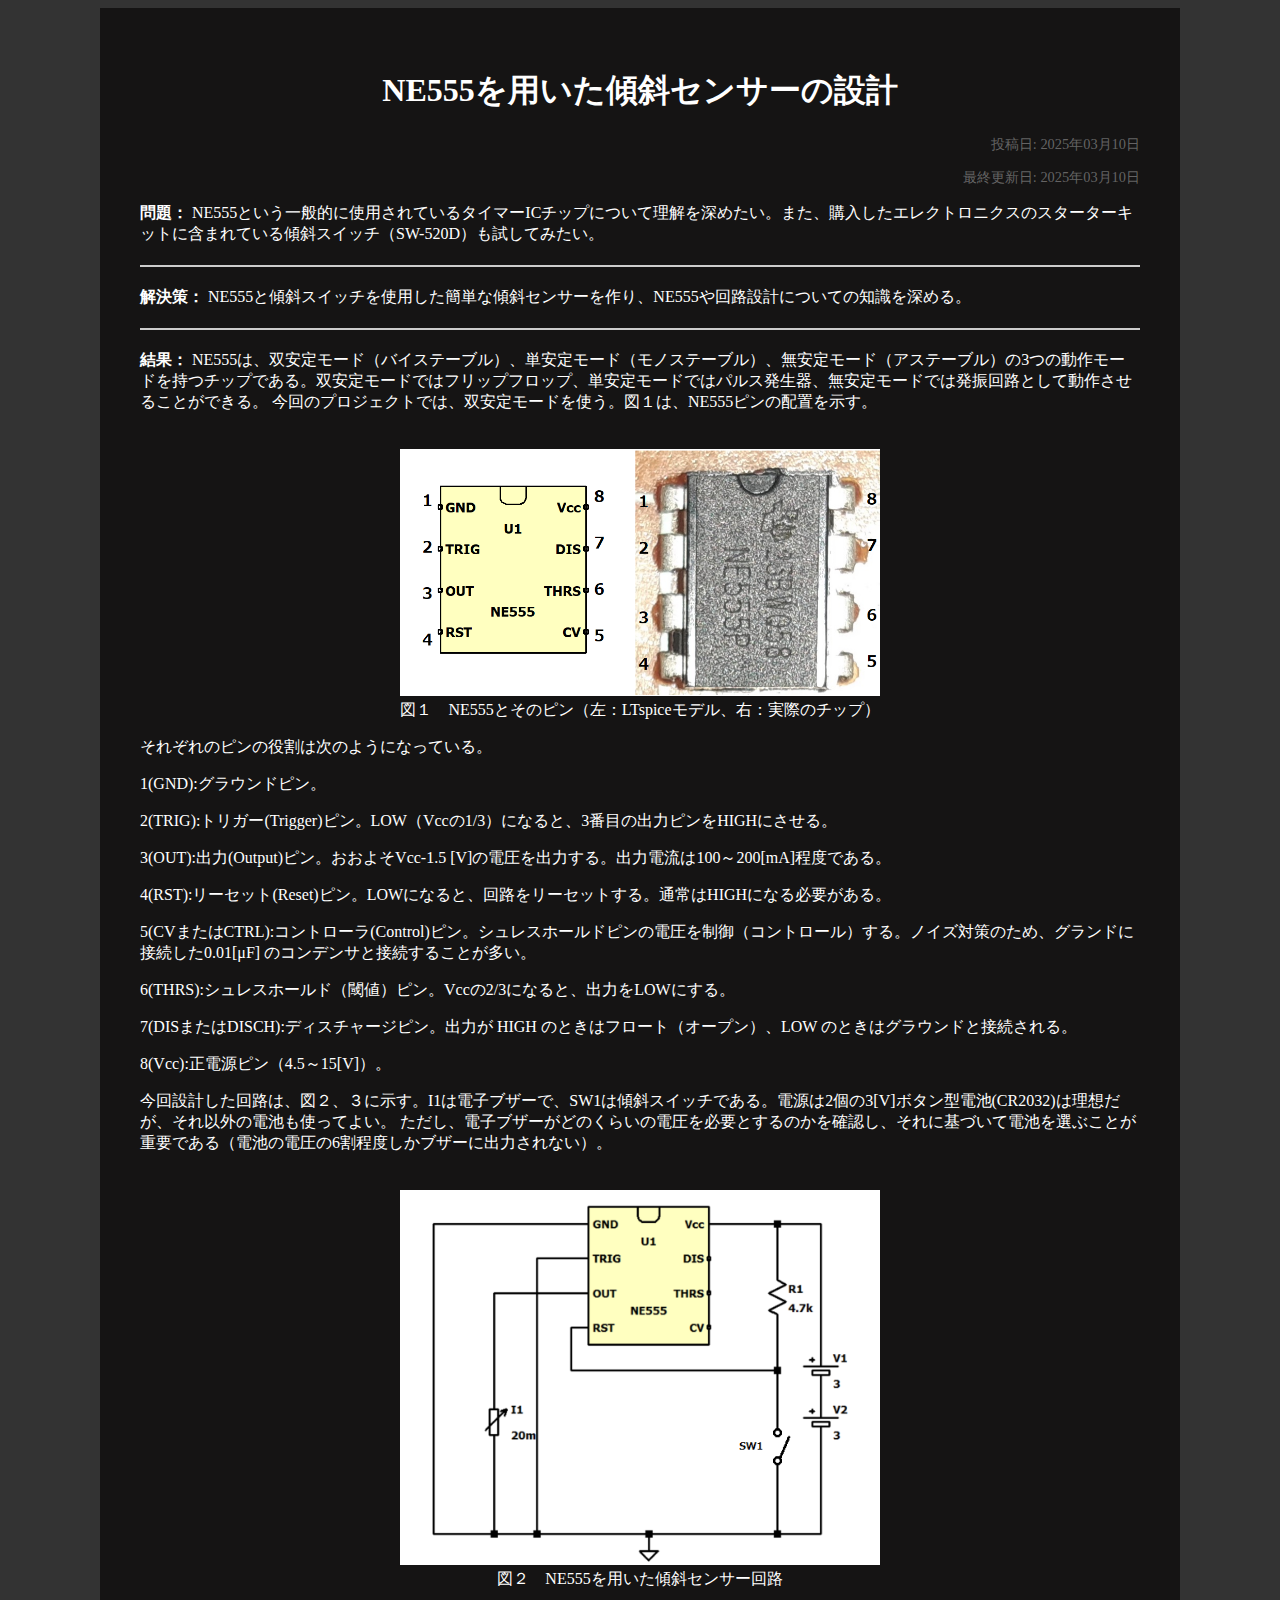
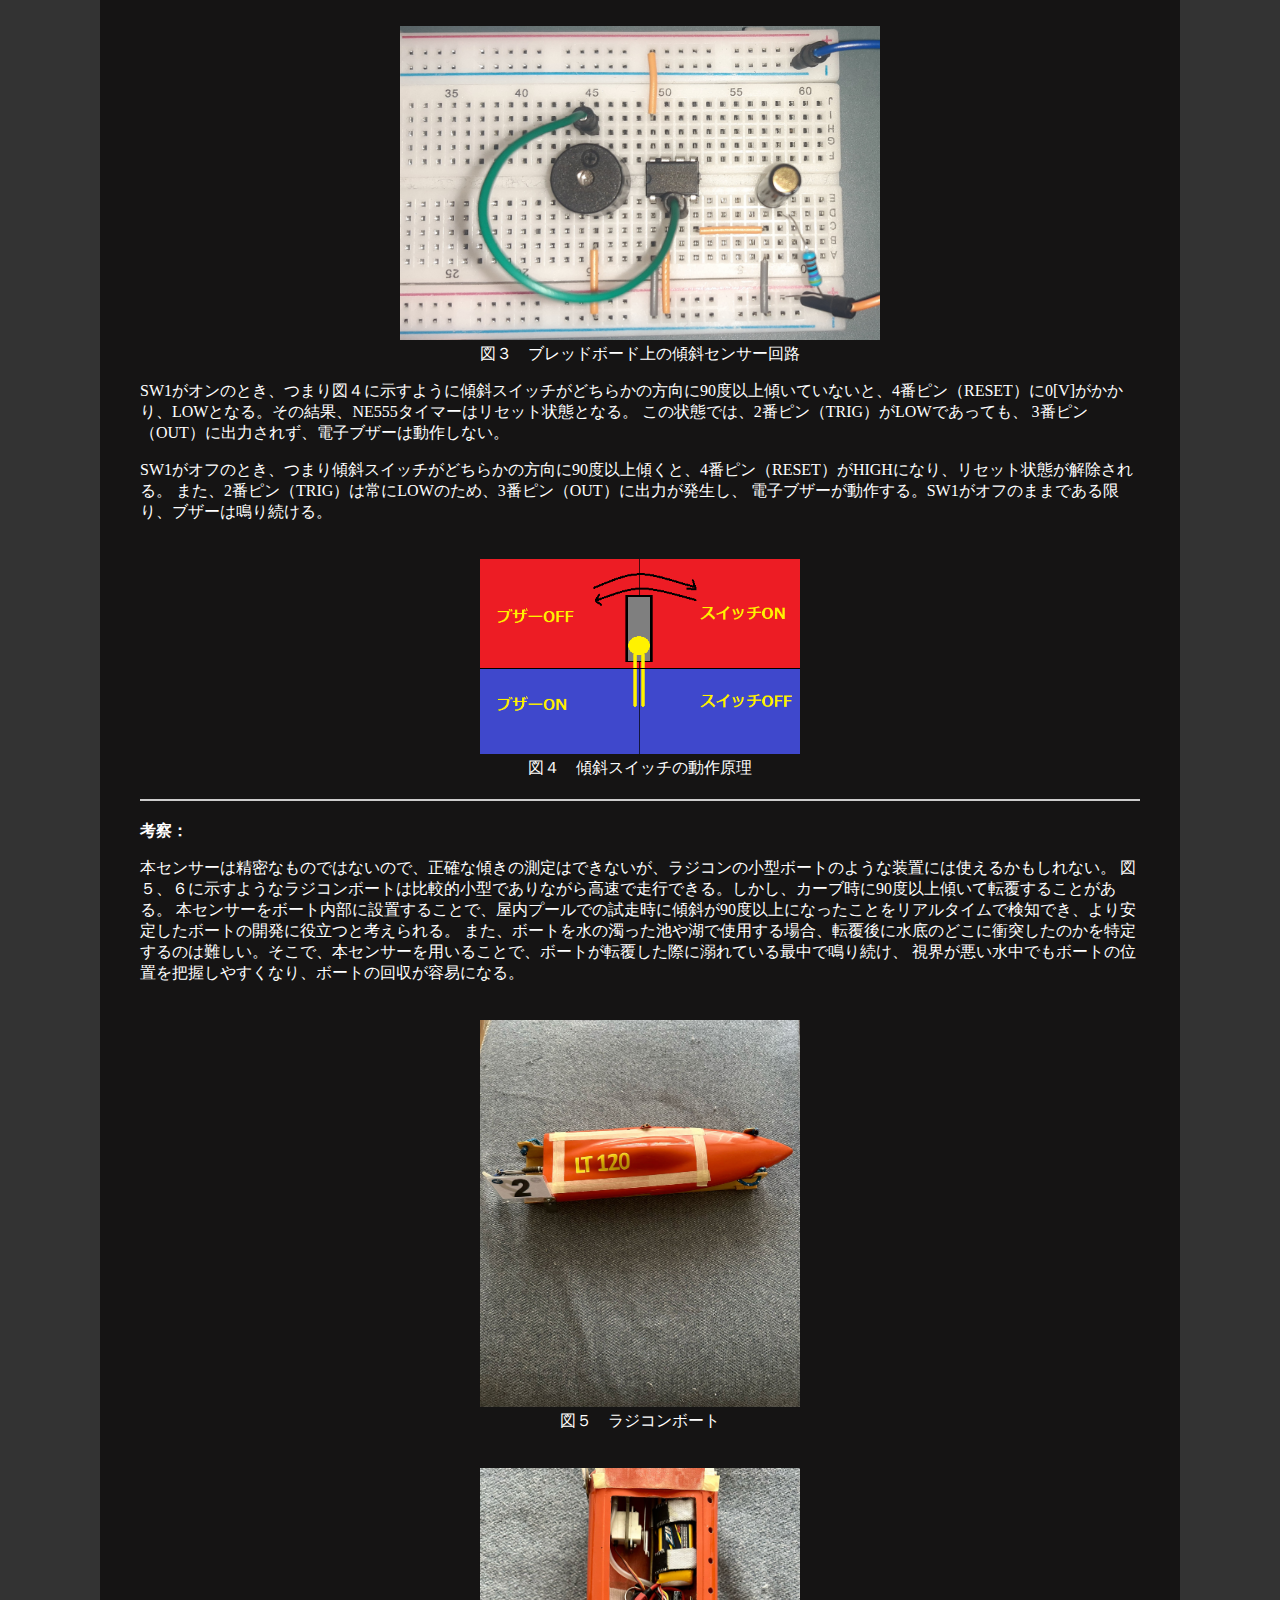
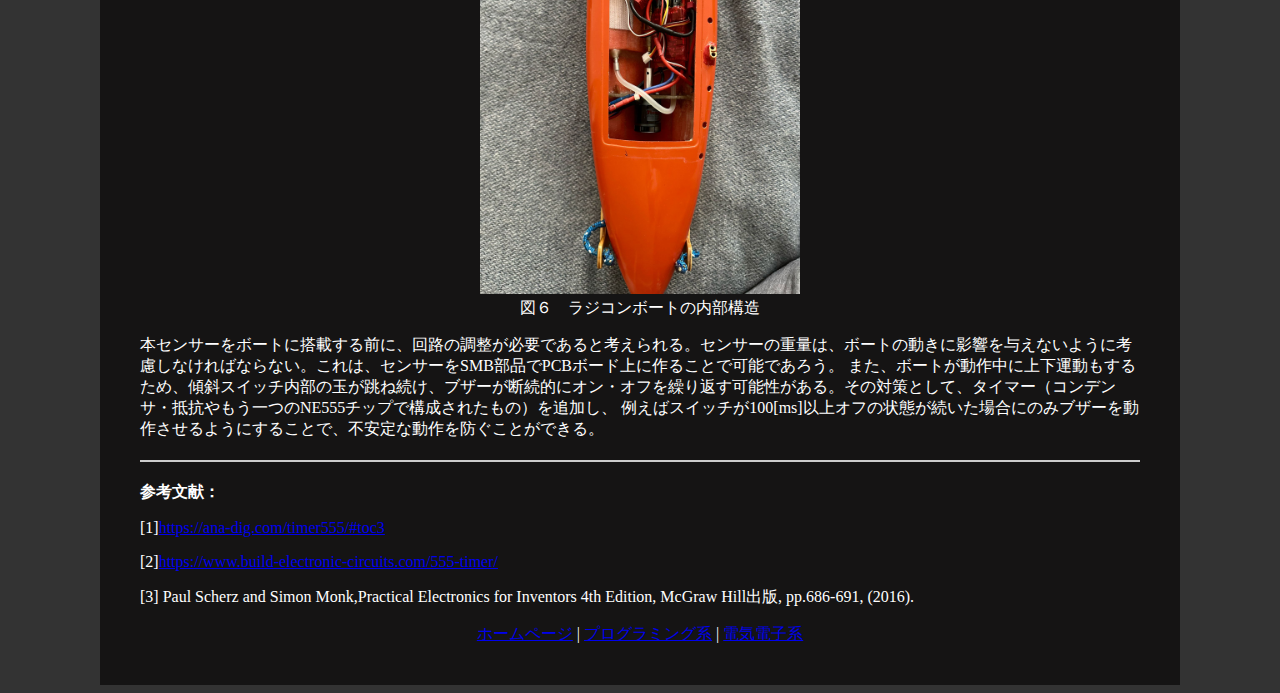
<file: 555_keisha.html>
<!DOCTYPE html>
<html lang="ja">
	<head>
		<meta charset="UTF-8">
		<title>NE555を用いた傾斜センサーの設計</title>
		<link rel="stylesheet" href="styles.css">
	</head>
	
	<body>
		<font color="white">
	<div class ="container">
		<center>
		<h1>NE555を用いた傾斜センサーの設計</h1>
		</center>
 <p class="last-edited">投稿日: 2025年03月10日</p>
 <p class="last-edited">最終更新日: 2025年03月10日</p>
		<p>
		
		<strong>問題：</strong>

		NE555という一般的に使用されているタイマーICチップについて理解を深めたい。また、購入したエレクトロニクスのスターターキットに含まれている傾斜スイッチ（SW-520D）も試してみたい。
		
		<hr class="custom-hr">
		<strong>解決策：</strong>
		NE555と傾斜スイッチを使用した簡単な傾斜センサーを作り、NE555や回路設計についての知識を深める。
		
		
		
		</p>
		<hr class="custom-hr">

		<p>
		<strong>結果：</strong>
		NE555は、双安定モード（バイステーブル）、単安定モード（モノステーブル）、無安定モード（アステーブル）の3つの動作モードを持つチップである。双安定モードではフリップフロップ、単安定モードではパルス発生器、無安定モードでは発振回路として動作させることができる。
		今回のプロジェクトでは、双安定モードを使う。図１は、NE555ピンの配置を示す。
		
		
		<center>
			<figure>
				<img src="555.png"  width="480" style="margin-top: 20px;">
				<figcaption>図１　NE555とそのピン（左：LTspiceモデル、右：実際のチップ）</figcaption>
			</figure>
		</center>
		
		それぞれのピンの役割は次のようになっている。
		
		<p>
		1(GND):グラウンドピン。
		</p>
		
		<p>
		2(TRIG):トリガー(Trigger)ピン。LOW（Vccの1/3）になると、3番目の出力ピンをHIGHにさせる。
		</p>
		
	    <p>
		3(OUT):出力(Output)ピン。おおよそVcc-1.5 [V]の電圧を出力する。出力電流は100～200[mA]程度である。
		</p>
		
		<p>
		4(RST):リーセット(Reset)ピン。LOWになると、回路をリーセットする。通常はHIGHになる必要がある。
		</p>
		
		<p>
		5(CVまたはCTRL):コントローラ(Control)ピン。シュレスホールドピンの電圧を制御（コントロール）する。ノイズ対策のため、グランドに接続した0.01[μF] のコンデンサと接続することが多い。
		</p>

		<p>
		6(THRS):シュレスホールド（閾値）ピン。Vccの2/3になると、出力をLOWにする。
		</p>	

		<p>
		7(DISまたはDISCH):ディスチャージピン。出力が HIGH のときはフロート（オープン）、LOW のときはグラウンドと接続される。
		</p>

		<p>
		8(Vcc):正電源ピン（4.5～15[V]）。
		</p>	

		今回設計した回路は、図２、３に示す。I1は電子ブザーで、SW1は傾斜スイッチである。電源は2個の3[V]ボタン型電池(CR2032)は理想だが、それ以外の電池も使ってよい。
		ただし、電子ブザーがどのくらいの電圧を必要とするのかを確認し、それに基づいて電池を選ぶことが重要である（電池の電圧の6割程度しかブザーに出力されない）。
		
		
		
		<center>
			<figure>
				<img src="kairo(pakrypes).png"  width="480" style="margin-top: 20px;">
				<figcaption>図２　NE555を用いた傾斜センサー回路</figcaption>
			</figure>
		</center>		
		
		<center>
			<figure>
				<img src="breadbordas.jpg"  width="480" style="margin-top: 20px;">
				<figcaption>図３　ブレッドボード上の傾斜センサー回路</figcaption>
			</figure>
		</center>		
		
		<p> 
		SW1がオンのとき、つまり図４に示すように傾斜スイッチがどちらかの方向に90度以上傾いていないと、4番ピン（RESET）に0[V]がかかり、LOWとなる。その結果、NE555タイマーはリセット状態となる。 この状態では、2番ピン（TRIG）がLOWであっても、
		3番ピン（OUT）に出力されず、電子ブザーは動作しない。 
		</p> 

		<p> 

		SW1がオフのとき、つまり傾斜スイッチがどちらかの方向に90度以上傾くと、4番ピン（RESET）がHIGHになり、リセット状態が解除される。 また、2番ピン（TRIG）は常にLOWのため、3番ピン（OUT）に出力が発生し、
		電子ブザーが動作する。SW1がオフのままである限り、ブザーは鳴り続ける。 

		</p>
		<center>
			<figure>
				<img src="sw1.png"  width="320" style="margin-top: 20px;">
				<figcaption>図４　傾斜スイッチの動作原理</figcaption>
			</figure>
		</center>	

		
		
		</p>
		
		
		
		
		
		
		
		
		<hr class="custom-hr">
		<strong>考察：</strong>

		<p>
		本センサーは精密なものではないので、正確な傾きの測定はできないが、ラジコンの小型ボートのような装置には使えるかもしれない。
		図５、６に示すようなラジコンボートは比較的小型でありながら高速で走行できる。しかし、カーブ時に90度以上傾いて転覆することがある。
本センサーをボート内部に設置することで、屋内プールでの試走時に傾斜が90度以上になったことをリアルタイムで検知でき、より安定したボートの開発に役立つと考えられる。

また、ボートを水の濁った池や湖で使用する場合、転覆後に水底のどこに衝突したのかを特定するのは難しい。そこで、本センサーを用いることで、ボートが転覆した際に溺れている最中で鳴り続け、
視界が悪い水中でもボートの位置を把握しやすくなり、ボートの回収が容易になる。
</p>

		<center>
			<figure>
				<img src="laivas1.jpg"  width="320" style="margin-top: 20px;">
				<figcaption>図５　ラジコンボート</figcaption>
			</figure>
		</center>	
		
				<center>
			<figure>
				<img src="laivas2.jpg"  width="320" style="margin-top: 20px;">
				<figcaption>図６　ラジコンボートの内部構造</figcaption>
			</figure>
		</center>	

<p>
本センサーをボートに搭載する前に、回路の調整が必要であると考えられる。センサーの重量は、ボートの動きに影響を与えないように考慮しなければならない。これは、センサーをSMB部品でPCBボード上に作ることで可能であろう。
また、ボートが動作中に上下運動もするため、傾斜スイッチ内部の玉が跳ね続け、ブザーが断続的にオン・オフを繰り返す可能性がある。その対策として、タイマー（コンデンサ・抵抗やもう一つのNE555チップで構成されたもの）を追加し、
例えばスイッチが100[ms]以上オフの状態が続いた場合にのみブザーを動作させるようにすることで、不安定な動作を防ぐことができる。
</p>
				<hr class="custom-hr">
		<p>
		<strong>参考文献：</strong>
		
		<p>
		[1]<a href ="https://ana-dig.com/timer555/#toc3">https://ana-dig.com/timer555/#toc3</a>
		</p>
		<p>
		[2]<a href ="https://www.build-electronic-circuits.com/555-timer/">https://www.build-electronic-circuits.com/555-timer/</a>
		</p>		
		<p>
		[3]<a> Paul Scherz and Simon Monk,Practical Electronics for Inventors 4th Edition, McGraw Hill出版, pp.686-691, (2016).</a>
		</p>		
		
		</p>
				<div id="menu" align="middle">
			<a href="C:\Users\kbalc\Desktop\popieriai\kostolab.html">ホームページ</a> |
            <a href="C:\Users\kbalc\Desktop\popieriai\purog.html">プログラミング系</a> |
            <a href="C:\Users\kbalc\Desktop\popieriai\denki.html">電気電子系</a>
        </div>
		
		
		
</div>
	
	
	</body>
</html>
</file>
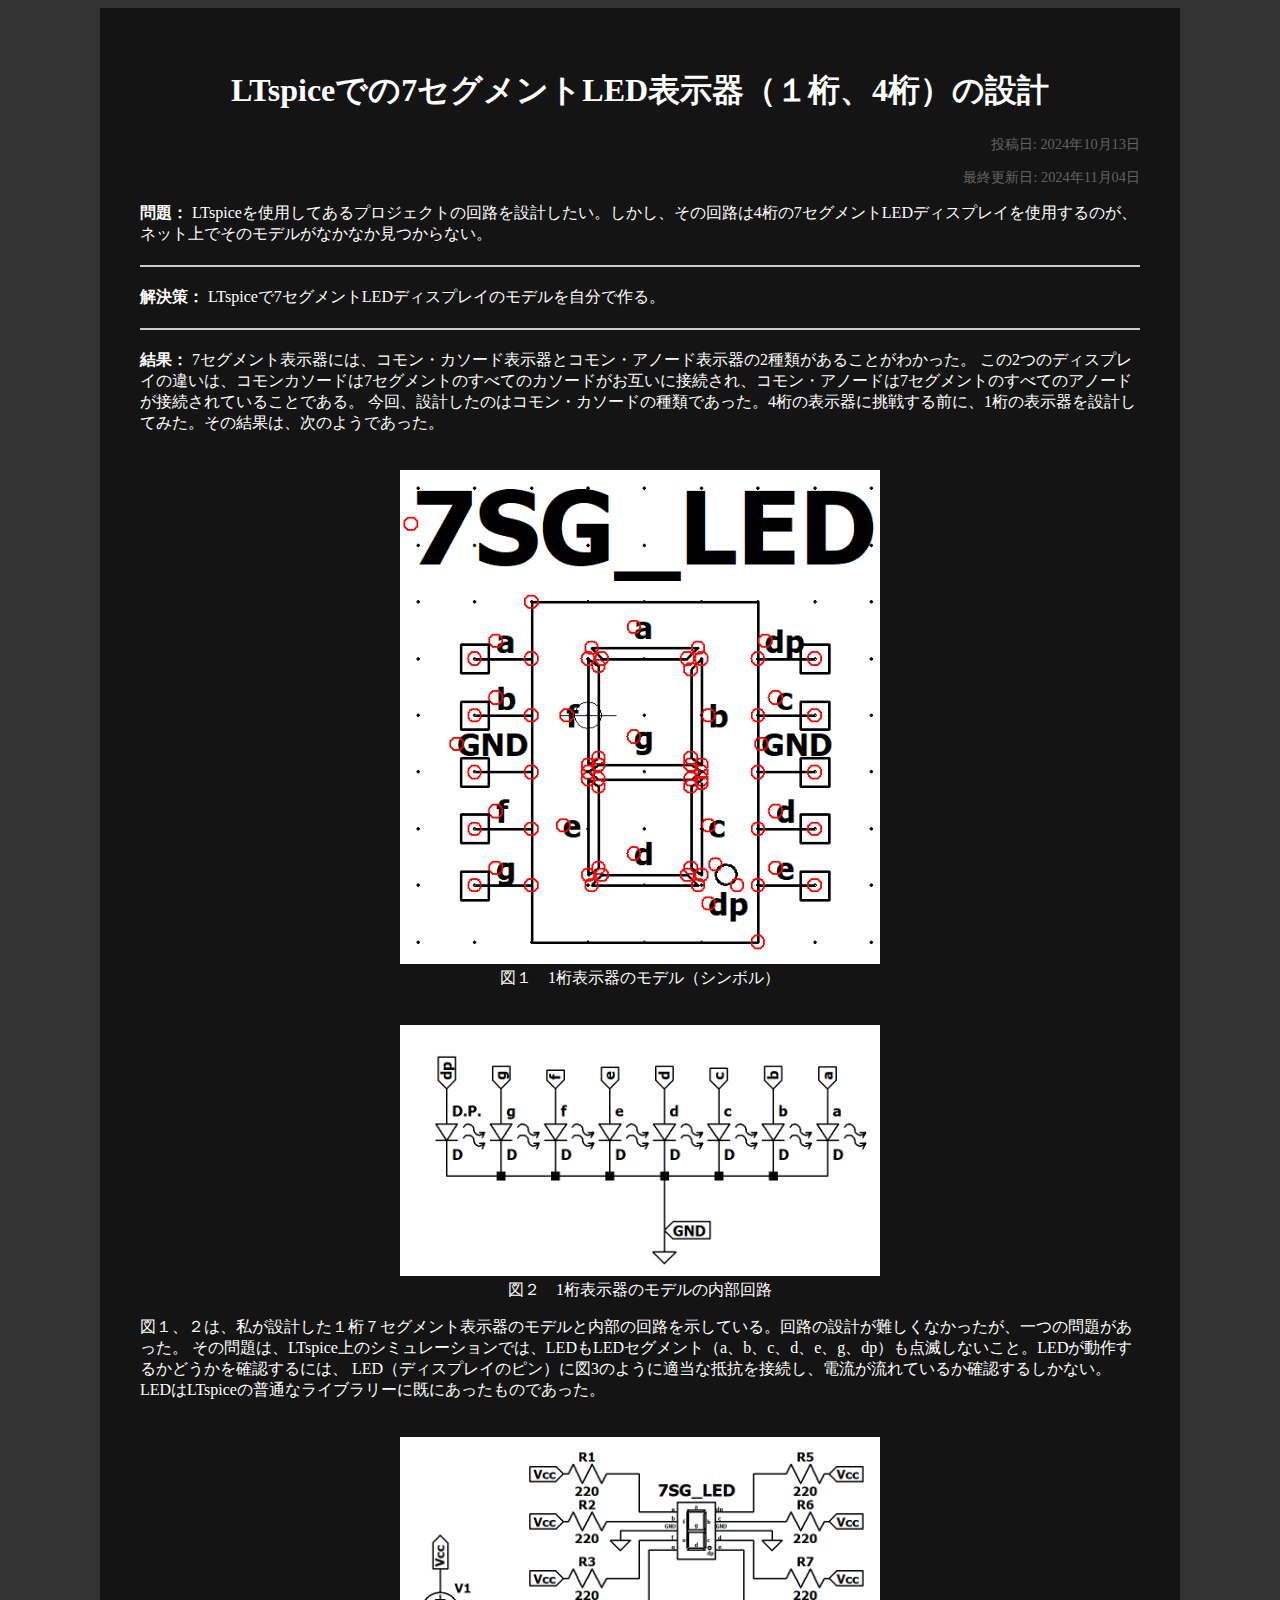
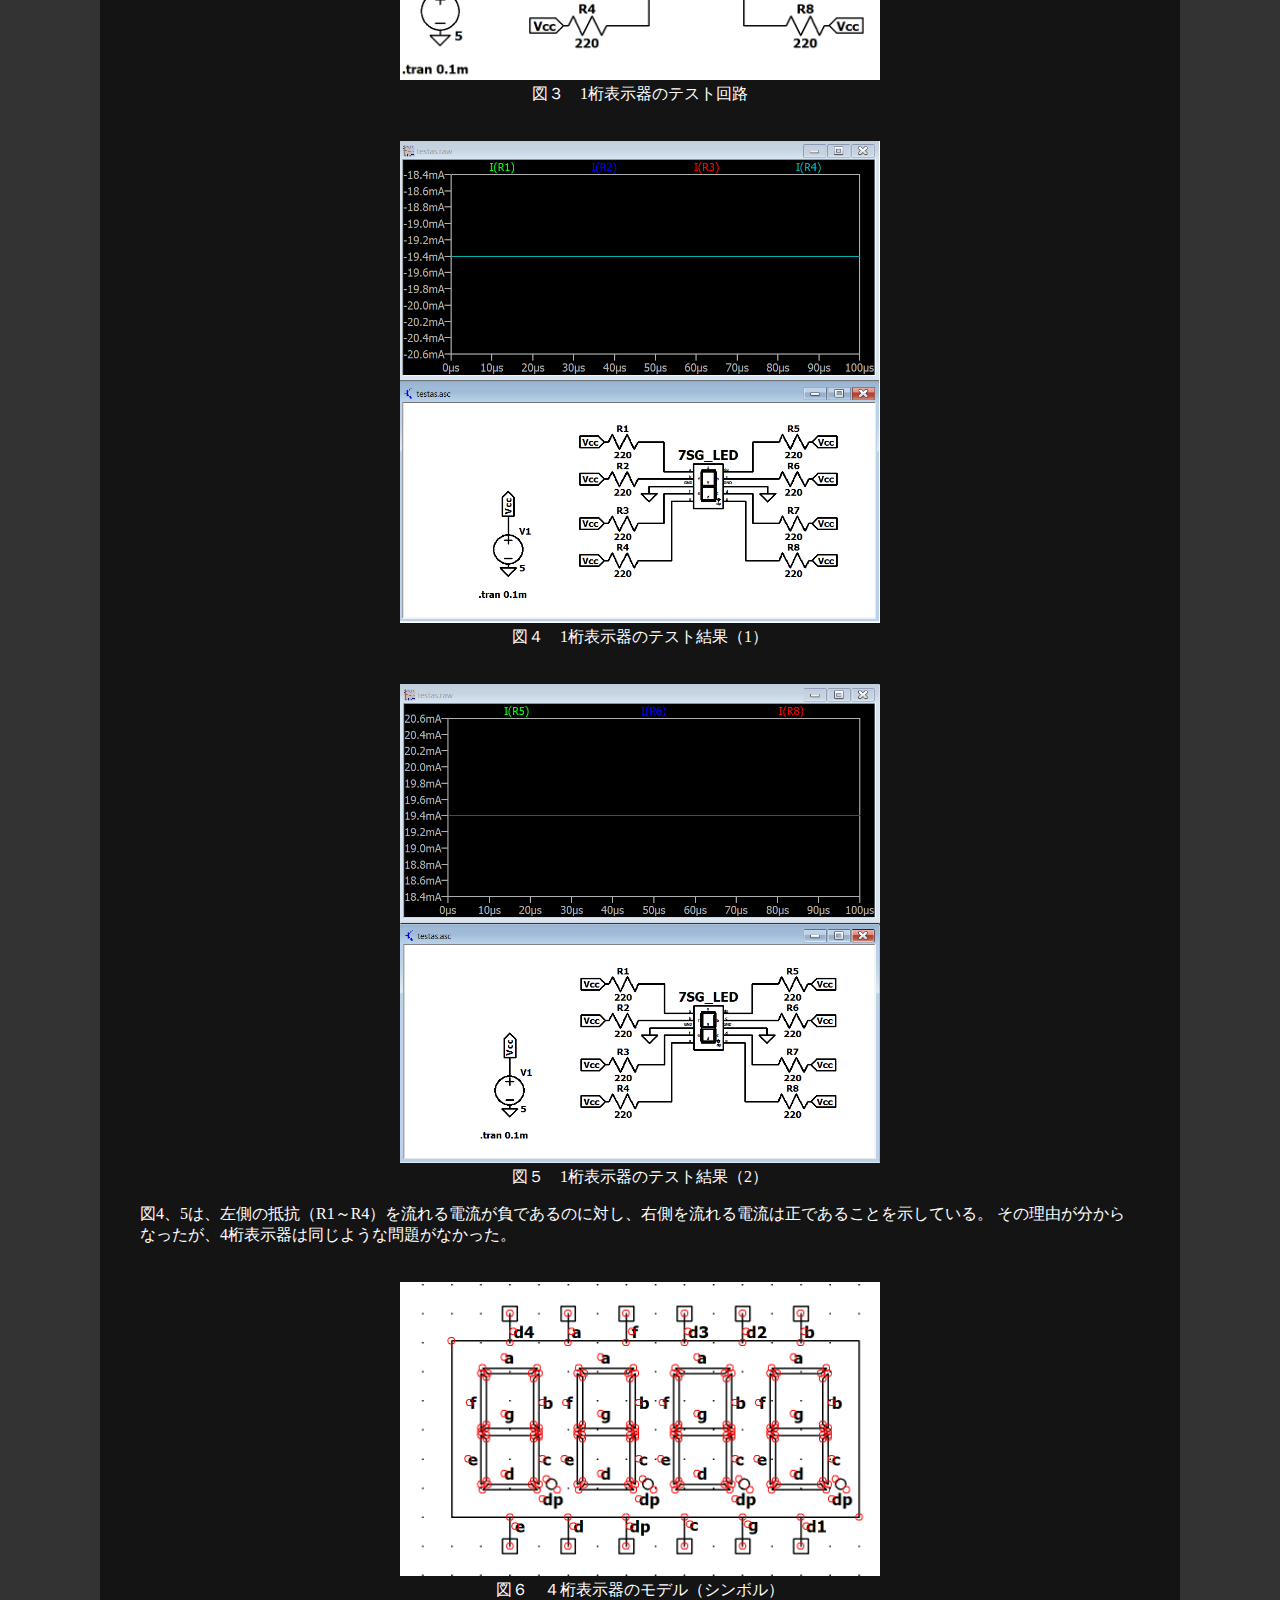
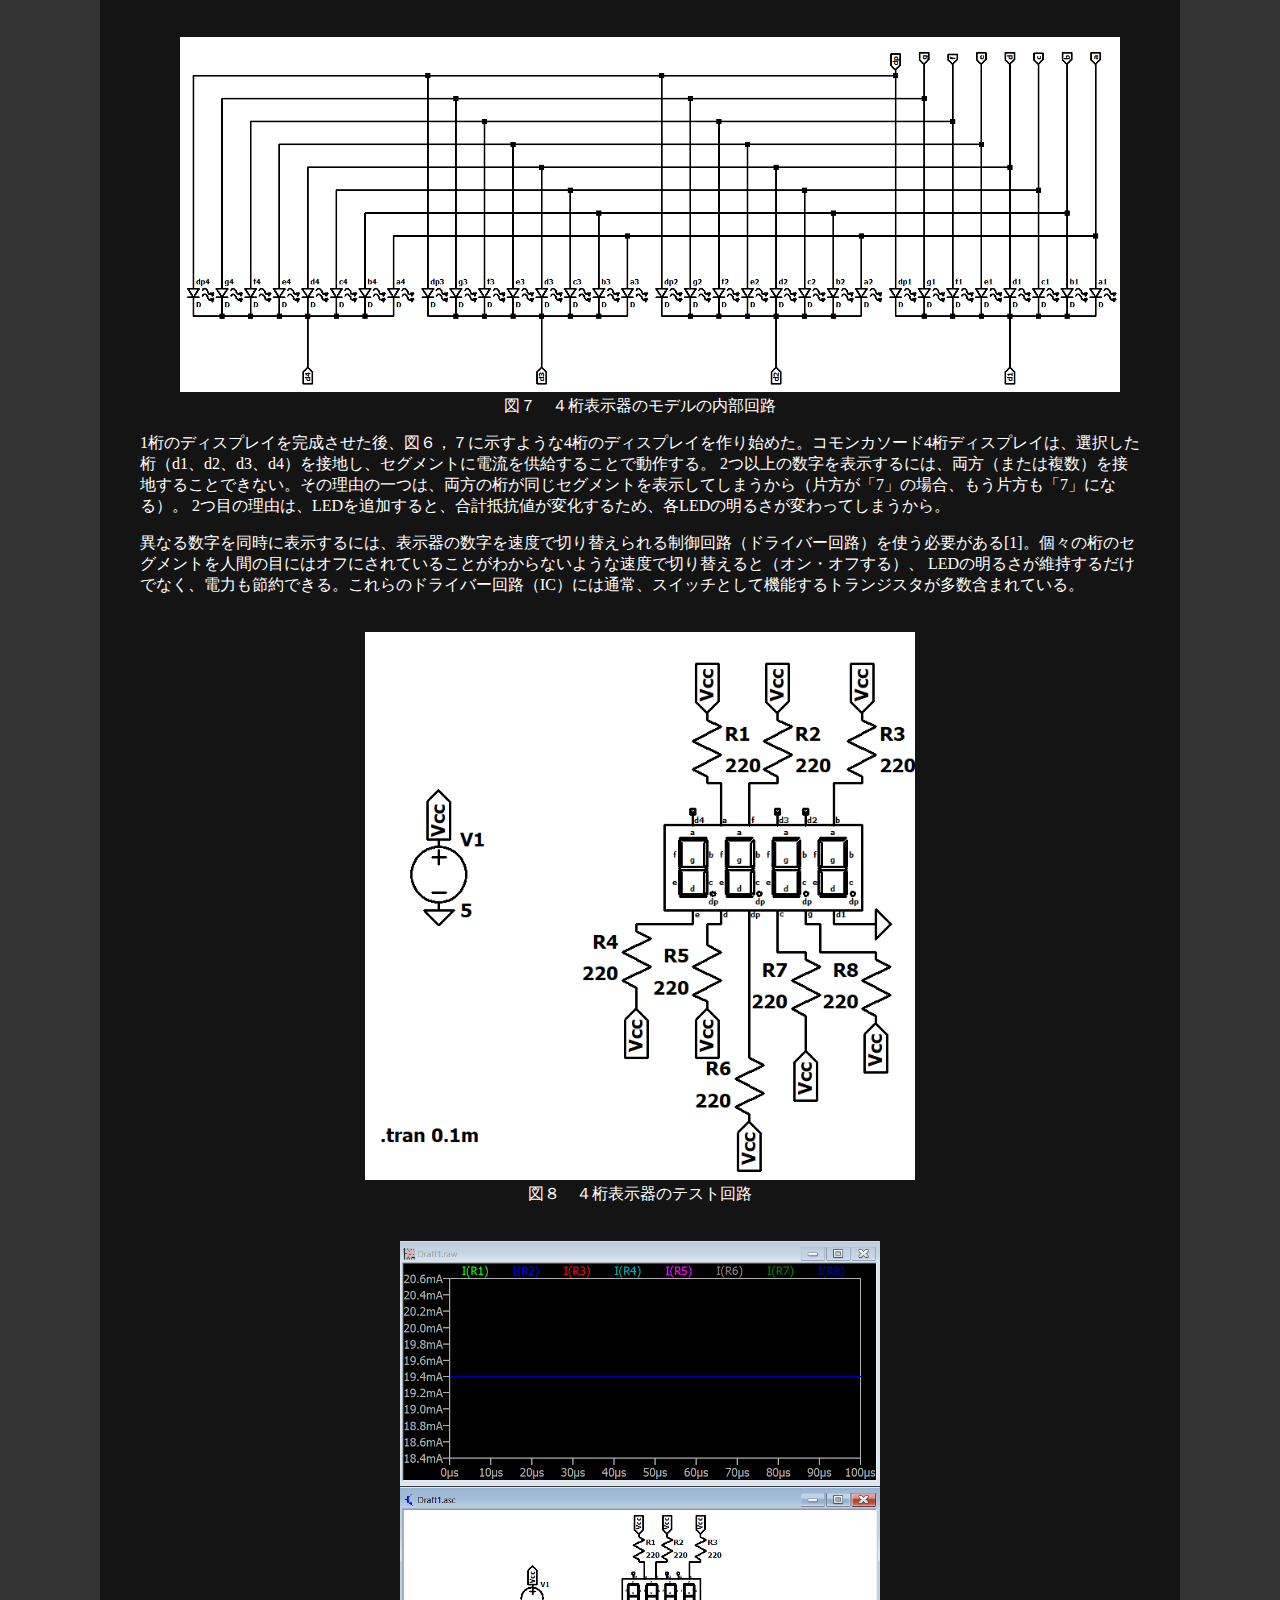
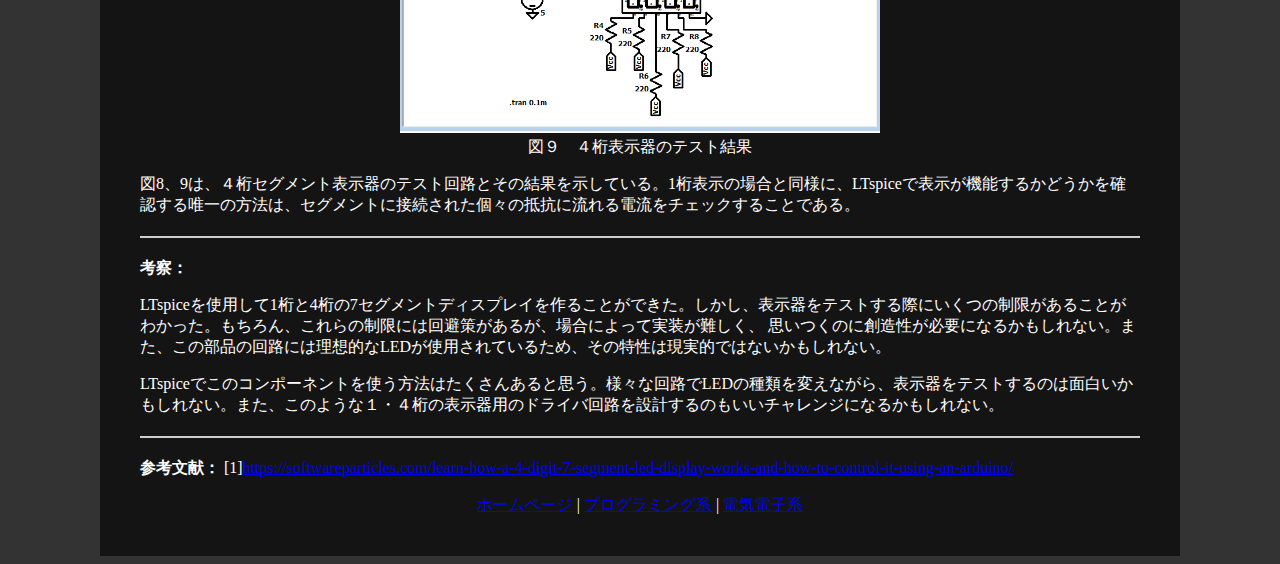
<file: 7sgm_disp.html>
<!DOCTYPE html>
<html lang="ja">
	<head>
		<meta charset="UTF-8">
		<title>LTspiceでの7セグメントLED表示器</title>
		<style>
		body{
		background-color: rgba(0, 0, 0, 0.8);
		}
		.container {
		    max-width: 1000px; 
            margin: 0 auto; 
            padding: 40px; 
            background-color: rgba(0.5, 0.3, 0.1, 0.6); 
		}
        .code-container {
            overflow-x: auto; 
            white-space: nowrap; 
            background-color: #222; 
            padding: 10px; 
            border-radius: 5px; 
        }
        pre {
            margin: 0; 
            color: white; 
        }		
  .custom-hr {
    border: none;       
    height: 2px;      
    background-color: #ccc;
    margin: 20px 0;    
  }
  
.last-edited {
    color: rgba(136, 136, 136, 0.7); 
    font-size: 0.9em; 
    margin-top: 10px; 
    text-align: right; 
    display: block; 
}  
		</style>
	</head>
	
	<body>
		<font color="white">
	<div class ="container">
		<center>
		<h1>LTspiceでの7セグメントLED表示器（１桁、4桁）の設計</h1>
		</center>
 <p class="last-edited">投稿日: 2024年10月13日</p>
 <p class="last-edited">最終更新日: 2024年11月04日</p>
		<p>
		
		<strong>問題：</strong>
		LTspiceを使用してあるプロジェクトの回路を設計したい。しかし、その回路は4桁の7セグメントLEDディスプレイを使用するのが、ネット上でそのモデルがなかなか見つからない。
		</p>
		<hr class="custom-hr">
		
		<p>
		<strong>解決策：</strong>
		LTspiceで7セグメントLEDディスプレイのモデルを自分で作る。
		
		
		
		
		</p>
		<hr class="custom-hr">

		<p>
		<strong>結果：</strong>
		7セグメント表示器には、コモン・カソード表示器とコモン・アノード表示器の2種類があることがわかった。
		この2つのディスプレイの違いは、コモンカソードは7セグメントのすべてのカソードがお互いに接続され、コモン・アノードは7セグメントのすべてのアノードが接続されていることである。
		今回、設計したのはコモン・カソードの種類であった。4桁の表示器に挑戦する前に、1桁の表示器を設計してみた。その結果は、次のようであった。
		
		
		<center>
			<figure>
				<img src="1segment.png"  width="480" style="margin-top: 20px;">
				<figcaption>図１　1桁表示器のモデル（シンボル）</figcaption>
			</figure>
		</center>
		
		<center>
			<figure>
				<img src="internals.png"  width="480" style="margin-top: 20px;">
				<figcaption>図２　1桁表示器のモデルの内部回路</figcaption>
			</figure>
		</center>		
		
		<p>
		図１、２は、私が設計した１桁７セグメント表示器のモデルと内部の回路を示している。回路の設計が難しくなかったが、一つの問題があった。
		その問題は、LTspice上のシミュレーションでは、LEDもLEDセグメント（a、b、c、d、e、g、dp）も点滅しないこと。LEDが動作するかどうかを確認するには、
		LED（ディスプレイのピン）に図3のように適当な抵抗を接続し、電流が流れているか確認するしかない。LEDはLTspiceの普通なライブラリーに既にあったものであった。
		
		</p>
		
		<center>
			<figure>
				<img src="testo_schema.png"  width="480" style="margin-top: 20px;">
				<figcaption>図３　1桁表示器のテスト回路</figcaption>
			</figure>
		</center>

		<center>
			<figure>
				<img src="testo_srezai.png"  width="480" style="margin-top: 20px;">
				<figcaption>図４　1桁表示器のテスト結果（1）</figcaption>
			</figure>
		</center>
		<center>
			<figure>
				<img src="testo_rezai2.png"  width="480" style="margin-top: 20px;">
				<figcaption>図５　1桁表示器のテスト結果（2）</figcaption>
			</figure>
		</center>
		
		<p>
図4、5は、左側の抵抗（R1～R4）を流れる電流が負であるのに対し、右側を流れる電流は正であることを示している。 その理由が分からなったが、4桁表示器は同じような問題がなかった。	
		</p>

		<center>
			<figure>
				<img src="4digit_piesinys.png"  width="480" style="margin-top: 20px;">
				<figcaption>図６　４桁表示器のモデル（シンボル）</figcaption>
			</figure>
		</center>	
		
		
		<center>
			<figure>
				<img src="4digit_internal.png"  width="940" style="margin-top: 20px;">
				<figcaption>図７　４桁表示器のモデルの内部回路</figcaption>
			</figure>
		</center>			
		
		<p>
1桁のディスプレイを完成させた後、図６，７に示すような4桁のディスプレイを作り始めた。コモンカソード4桁ディスプレイは、選択した桁（d1、d2、d3、d4）を接地し、セグメントに電流を供給することで動作する。
2つ以上の数字を表示するには、両方（または複数）を接地することできない。その理由の一つは、両方の桁が同じセグメントを表示してしまうから（片方が「7」の場合、もう片方も「7」になる）。
2つ目の理由は、LEDを追加すると、合計抵抗値が変化するため、各LEDの明るさが変わってしまうから。
</p>

		<p>
		異なる数字を同時に表示するには、表示器の数字を速度で切り替えられる制御回路（ドライバー回路）を使う必要がある[1]。個々の桁のセグメントを人間の目にはオフにされていることがわからないような速度で切り替えると（オン・オフする）、
		LEDの明るさが維持するだけでなく、電力も節約できる。これらのドライバー回路（IC）には通常、スイッチとして機能するトランジスタが多数含まれている。
		
</p>		
		<center>
			<figure>
				<img src="4digit_testo_schema.png"  width="550" style="margin-top: 20px;">
				<figcaption>図８　４桁表示器のテスト回路</figcaption>
			</figure>
		</center>		
		
		
		<center>
			<figure>
				<img src="4digit_testas.png"  width="480" style="margin-top: 20px;">
				<figcaption>図９　４桁表示器のテスト結果</figcaption>
			</figure>
		</center>		
				<p>
		図8、9は、４桁セグメント表示器のテスト回路とその結果を示している。1桁表示の場合と同様に、LTspiceで表示が機能するかどうかを確認する唯一の方法は、セグメントに接続された個々の抵抗に流れる電流をチェックすることである。
		</p>
		
		</p>
		<hr class="custom-hr">
		<p>
		<strong>考察：</strong>
		
		
		<p>
		LTspiceを使用して1桁と4桁の7セグメントディスプレイを作ることができた。しかし、表示器をテストする際にいくつの制限があることがわかった。もちろん、これらの制限には回避策があるが、場合によって実装が難しく、
		思いつくのに創造性が必要になるかもしれない。また、この部品の回路には理想的なLEDが使用されているため、その特性は現実的ではないかもしれない。
		
		</p>
		
		<p>
		LTspiceでこのコンポーネントを使う方法はたくさんあると思う。様々な回路でLEDの種類を変えながら、表示器をテストするのは面白いかもしれない。また、このような１・４桁の表示器用のドライバ回路を設計するのもいいチャレンジになるかもしれない。
		
		</p>
		
				<hr class="custom-hr">
		<p>
		<strong>参考文献：</strong>
		[1]<a href ="https://softwareparticles.com/learn-how-a-4-digit-7-segment-led-display-works-and-how-to-control-it-using-an-arduino/">https://softwareparticles.com/learn-how-a-4-digit-7-segment-led-display-works-and-how-to-control-it-using-an-arduino/ </a>
		
		
		</p>
				<div id="menu" align="middle">
			<a href="index.html">ホームページ</a> |
            <a href="purog.html">プログラミング系</a> |
            <a href="denki.html">電気電子系</a>
        </div>
		
		
		
</div>
	
	
	</body>
</html>
</file>
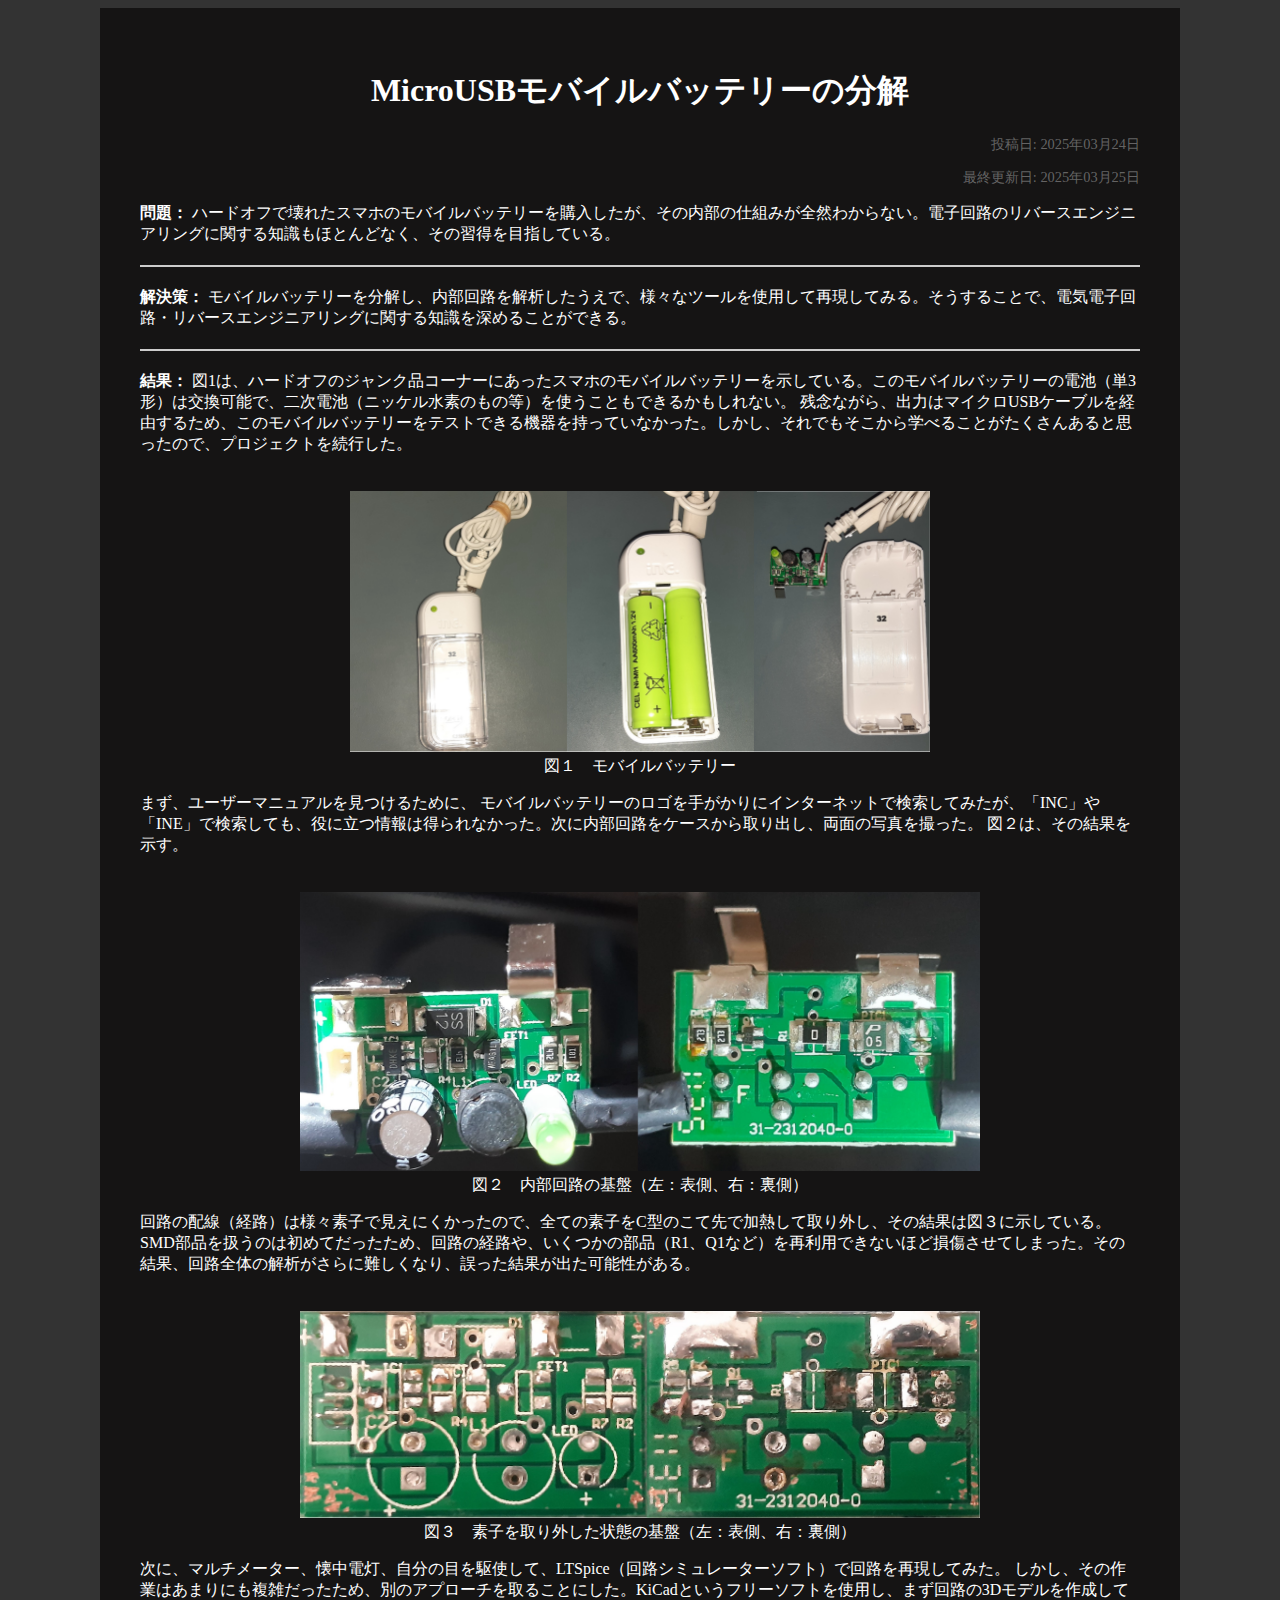
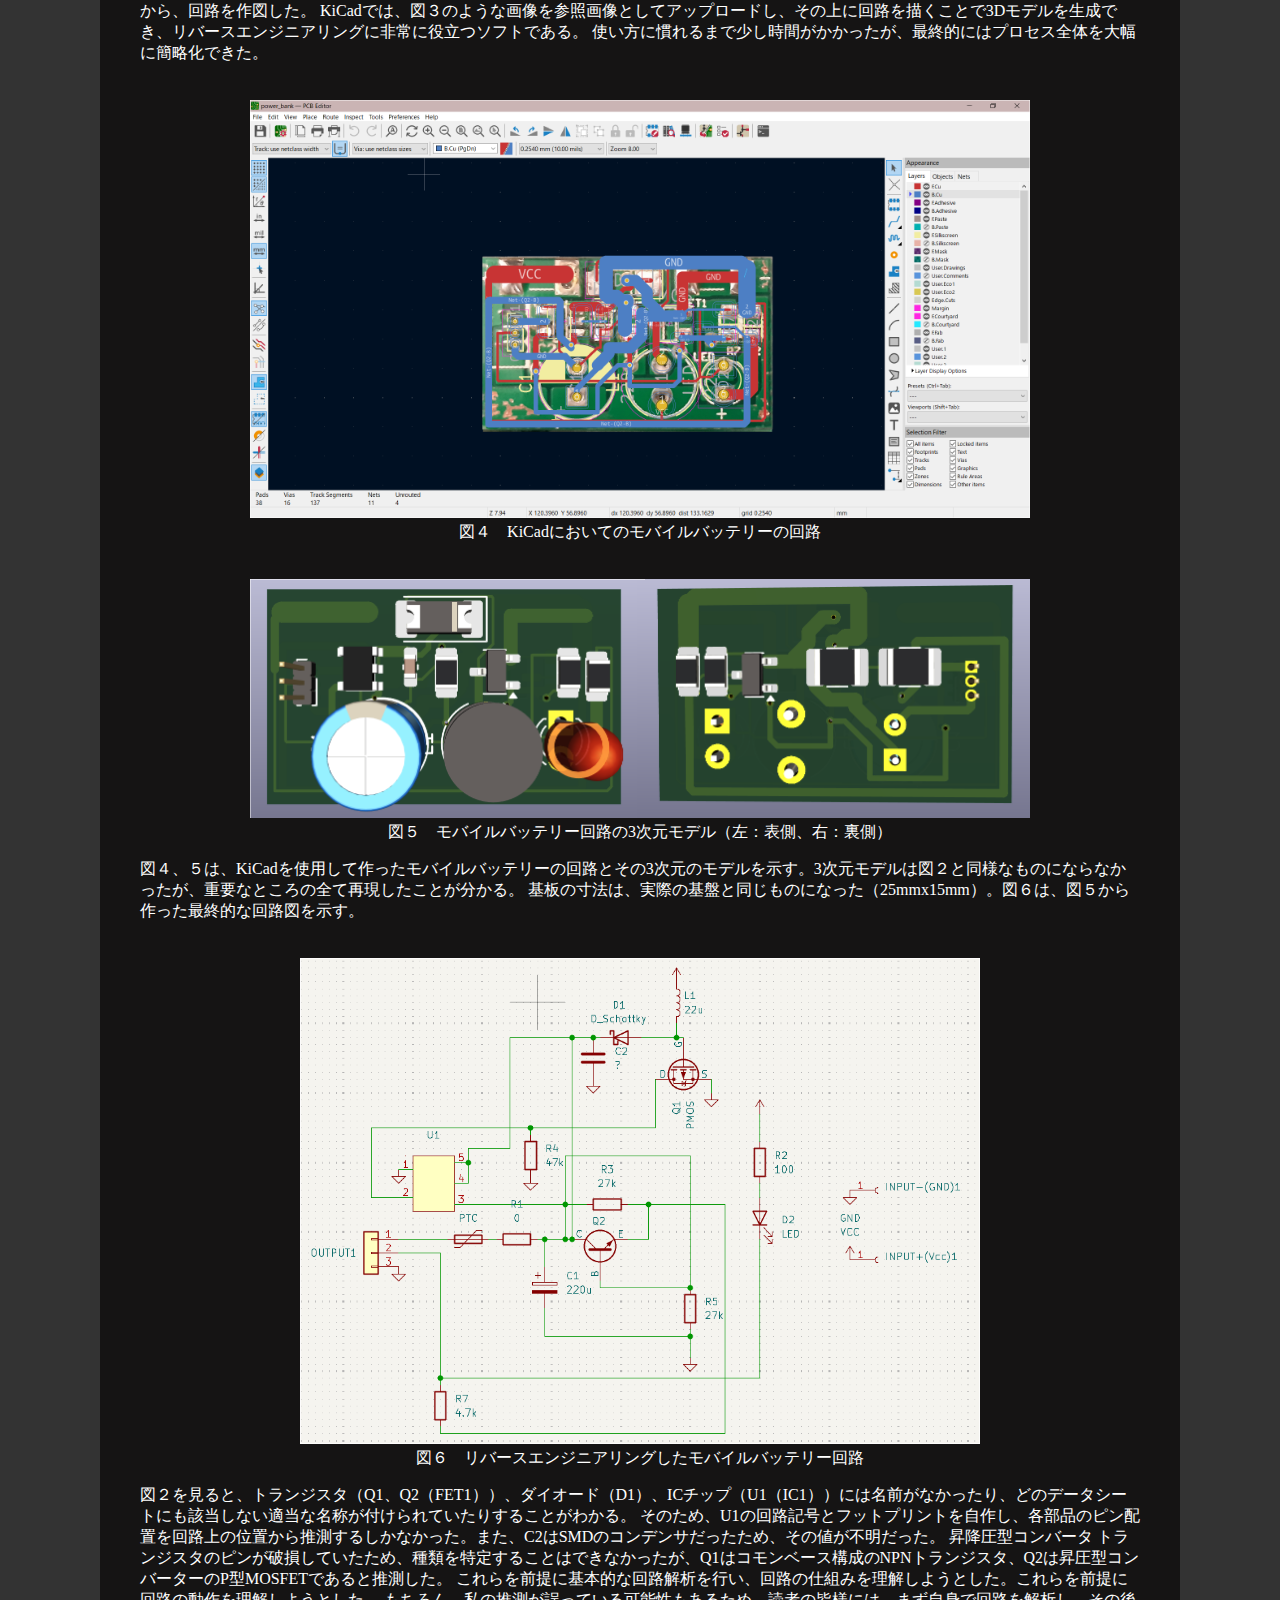
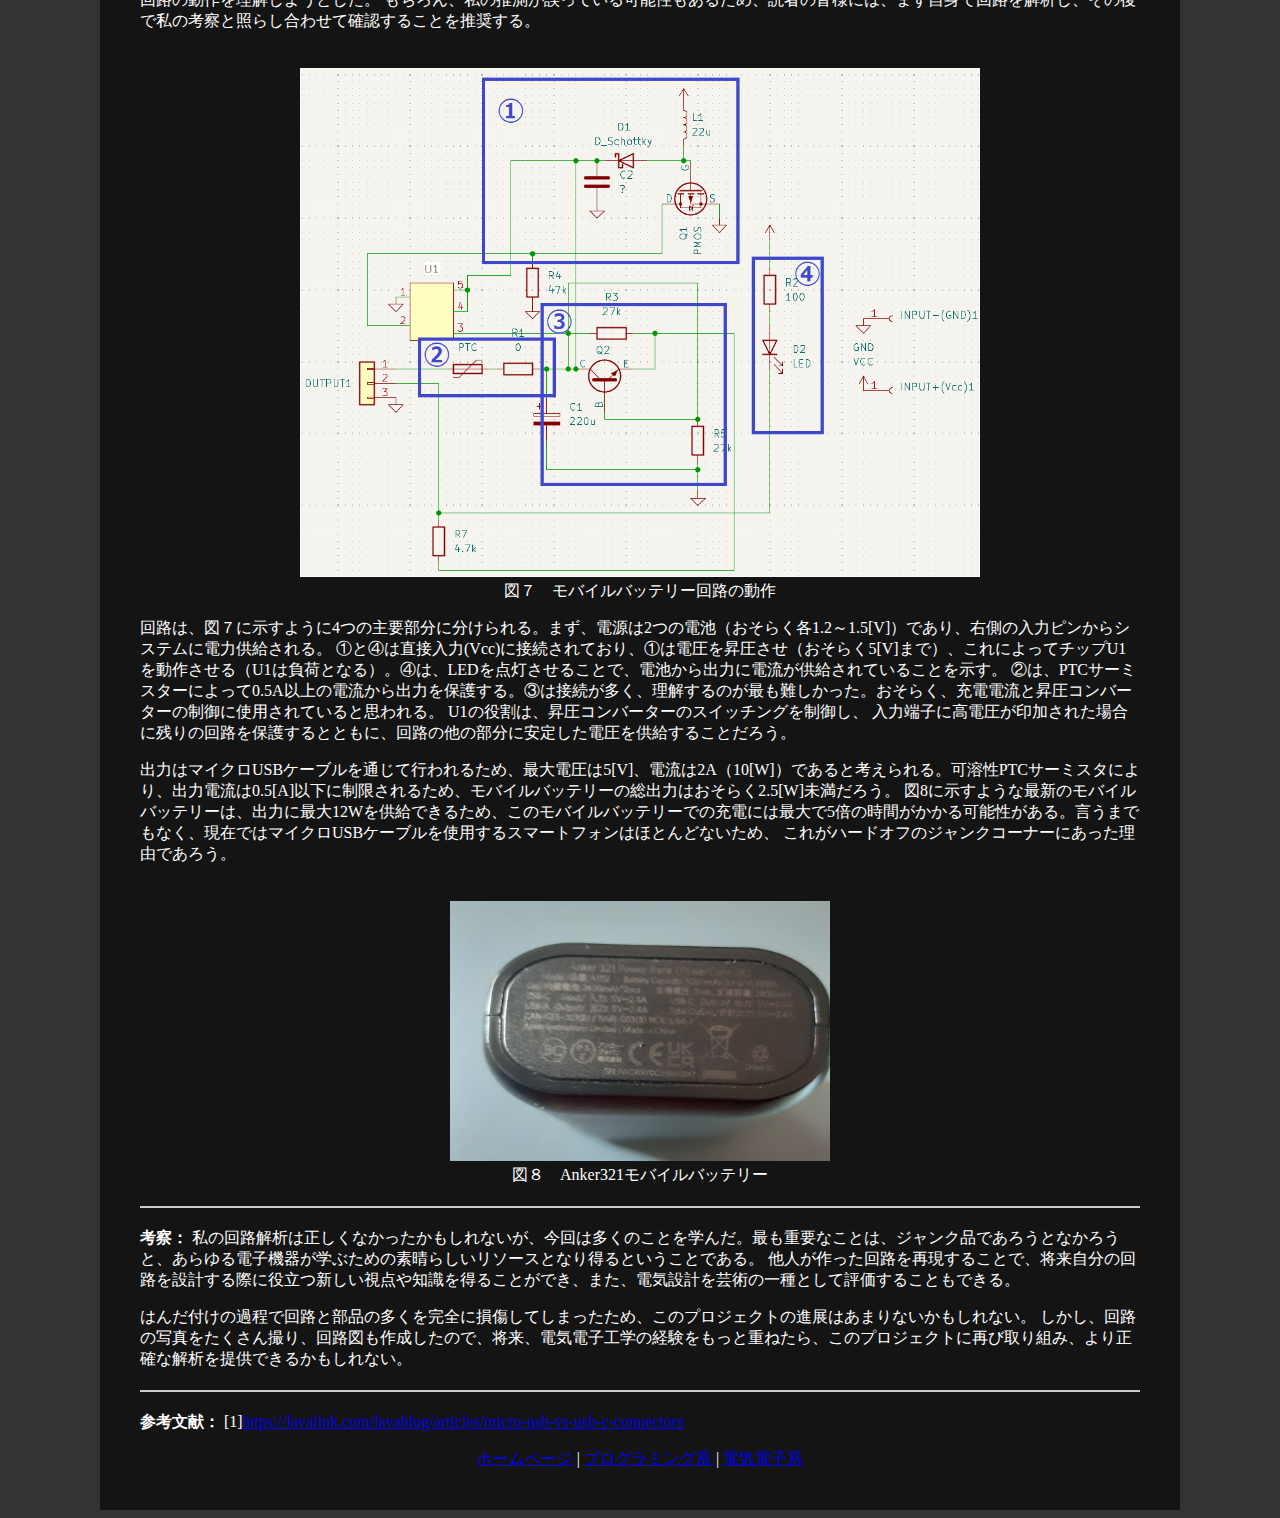
<file: charger_bunkai.html>
<!DOCTYPE html>
<html lang="ja">
	<head>
		<meta charset="UTF-8">
		<title>MicroUSBモバイルバッテリーの分解</title>
		<link rel="stylesheet" href="styles.css">
	</head>
	
	<body>
		<font color="white">
	<div class ="container">
		<center>
		<h1>MicroUSBモバイルバッテリーの分解</h1>
		</center>
 <p class="last-edited">投稿日: 2025年03月24日</p>
 <p class="last-edited">最終更新日: 2025年03月25日</p>
		<p>
		
		<strong>問題：</strong>

		ハードオフで壊れたスマホのモバイルバッテリーを購入したが、その内部の仕組みが全然わからない。電子回路のリバースエンジニアリングに関する知識もほとんどなく、その習得を目指している。
		
		<hr class="custom-hr">
		<strong>解決策：</strong>
		モバイルバッテリーを分解し、内部回路を解析したうえで、様々なツールを使用して再現してみる。そうすることで、電気電子回路・リバースエンジニアリングに関する知識を深めることができる。
		
		
		
		</p>
		<hr class="custom-hr">
		
		<p>
		<strong>結果：</strong>
		
		図1は、ハードオフのジャンク品コーナーにあったスマホのモバイルバッテリーを示している。このモバイルバッテリーの電池（単3形）は交換可能で、二次電池（ニッケル水素のもの等）を使うこともできるかもしれない。
		残念ながら、出力はマイクロUSBケーブルを経由するため、このモバイルバッテリーをテストできる機器を持っていなかった。しかし、それでもそこから学べることがたくさんあると思ったので、プロジェクトを続行した。
		
		
						<center>
			<figure>
				<img src="deklas_baterijos.jpg"  width="580" style="margin-top: 20px;">
				<figcaption>図１　モバイルバッテリー</figcaption>
			</figure>
		</center>
		
		まず、ユーザーマニュアルを見つけるために、
		モバイルバッテリーのロゴを手がかりにインターネットで検索してみたが、「INC」や「INE」で検索しても、役に立つ情報は得られなかった。次に内部回路をケースから取り出し、両面の写真を撮った。
		図２は、その結果を示す。
		
		<center>
			<figure>
				<img src="virsus_ir_apacia.jpg"  width="680" style="margin-top: 20px;">
				<figcaption>図２　内部回路の基盤（左：表側、右：裏側）</figcaption>
			</figure>
		</center>

		
		回路の配線（経路）は様々素子で見えにくかったので、全ての素子をC型のこて先で加熱して取り外し、その結果は図３に示している。
		SMD部品を扱うのは初めてだったため、回路の経路や、いくつかの部品（R1、Q1など）を再利用できないほど損傷させてしまった。その結果、回路全体の解析がさらに難しくなり、誤った結果が出た可能性がある。
		
		<center>
			<figure>
				<img src="virsus_apacia_pliki.jpg"  width="680" style="margin-top: 20px;">
				<figcaption>図３　素子を取り外した状態の基盤（左：表側、右：裏側）</figcaption>
			</figure>
		</center>		
		
		次に、マルチメーター、懐中電灯、自分の目を駆使して、LTSpice（回路シミュレーターソフト）で回路を再現してみた。
		しかし、その作業はあまりにも複雑だったため、別のアプローチを取ることにした。KiCadというフリーソフトを使用し、まず回路の3Dモデルを作成してから、回路を作図した。
		KiCadでは、図３のような画像を参照画像としてアップロードし、その上に回路を描くことで3Dモデルを生成でき、リバースエンジニアリングに非常に役立つソフトである。
		使い方に慣れるまで少し時間がかかったが、最終的にはプロセス全体を大幅に簡略化できた。
		
				<center>
			<figure>
				<img src="cad_galutine_versija.PNG"  width="780" style="margin-top: 20px;">
				<figcaption>図４　KiCadにおいてのモバイルバッテリーの回路</figcaption>
			</figure>
		</center>	
		
						<center>
			<figure>
				<img src="3d_virsus_apacia.png"  width="780" style="margin-top: 20px;">
				<figcaption>図５　モバイルバッテリー回路の3次元モデル（左：表側、右：裏側）</figcaption>
			</figure>
		</center>	
		
		図４、５は、KiCadを使用して作ったモバイルバッテリーの回路とその3次元のモデルを示す。3次元モデルは図２と同様なものにならなかったが、重要なところの全て再現したことが分かる。
		基板の寸法は、実際の基盤と同じものになった（25mmx15mm）。図６は、図５から作った最終的な回路図を示す。
		
		<center>
		<figure>
				<img src="gal_schem.PNG"  width="680" style="margin-top: 20px;">
				<figcaption>図６　リバースエンジニアリングしたモバイルバッテリー回路</figcaption>
			</figure>
		</center>	

		図２を見ると、トランジスタ（Q1、Q2（FET1））、ダイオード（D1）、ICチップ（U1（IC1））には名前がなかったり、どのデータシートにも該当しない適当な名称が付けられていたりすることがわかる。
		そのため、U1の回路記号とフットプリントを自作し、各部品のピン配置を回路上の位置から推測するしかなかった。また、C2はSMDのコンデンサだったため、その値が不明だった。

昇降圧型コンバータ

トランジスタのピンが破損していたため、種類を特定することはできなかったが、Q1はコモンベース構成のNPNトランジスタ、Q2は昇圧型コンバーターのP型MOSFETであると推測した。
これらを前提に基本的な回路解析を行い、回路の仕組みを理解しようとした。これらを前提に回路の動作を理解しようとした。
もちろん、私の推測が誤っている可能性もあるため、読者の皆様には、まず自身で回路を解析し、その後で私の考察と照らし合わせて確認することを推奨する。


		<center>
		<figure>
				<img src="schema_galutine_kaiseki.png"  width="680" style="margin-top: 20px;">
				<figcaption>図７　モバイルバッテリー回路の動作</figcaption>
			</figure>
		</center>	

回路は、図７に示すように4つの主要部分に分けられる。まず、電源は2つの電池（おそらく各1.2～1.5[V]）であり、右側の入力ピンからシステムに電力供給される。
①と④は直接入力(Vcc)に接続されており、①は電圧を昇圧させ（おそらく5[V]まで）、これによってチップU1を動作させる（U1は負荷となる）。④は、LEDを点灯させることで、電池から出力に電流が供給されていることを示す。
②は、PTCサーミスターによって0.5A以上の電流から出力を保護する。③は接続が多く、理解するのが最も難しかった。おそらく、充電電流と昇圧コンバーターの制御に使用されていると思われる。
U1の役割は、昇圧コンバーターのスイッチングを制御し、
入力端子に高電圧が印加された場合に残りの回路を保護するとともに、回路の他の部分に安定した電圧を供給することだろう。

<p>
出力はマイクロUSBケーブルを通じて行われるため、最大電圧は5[V]、電流は2A（10[W]）であると考えられる。可溶性PTCサーミスタにより、出力電流は0.5[A]以下に制限されるため、モバイルバッテリーの総出力はおそらく2.5[W]未満だろう。

図8に示すような最新のモバイルバッテリーは、出力に最大12Wを供給できるため、このモバイルバッテリーでの充電には最大で5倍の時間がかかる可能性がある。言うまでもなく、現在ではマイクロUSBケーブルを使用するスマートフォンはほとんどないため、
これがハードオフのジャンクコーナーにあった理由であろう。
</p>

		<center>
		<figure>
				<img src="baterija.jpg"  width="380" style="margin-top: 20px;">
				<figcaption>図８　Anker321モバイルバッテリー</figcaption>
			</figure>
		</center>	


		
		</p>
		<hr class="custom-hr">
		<p>
		<strong>考察：</strong>
		私の回路解析は正しくなかったかもしれないが、今回は多くのことを学んだ。最も重要なことは、ジャンク品であろうとなかろうと、あらゆる電子機器が学ぶための素晴らしいリソースとなり得るということである。
他人が作った回路を再現することで、将来自分の回路を設計する際に役立つ新しい視点や知識を得ることができ、また、電気設計を芸術の一種として評価することもできる。
		</p>
<p>
はんだ付けの過程で回路と部品の多くを完全に損傷してしまったため、このプロジェクトの進展はあまりないかもしれない。
しかし、回路の写真をたくさん撮り、回路図も作成したので、将来、電気電子工学の経験をもっと重ねたら、このプロジェクトに再び取り組み、より正確な解析を提供できるかもしれない。

</p>






		<hr class="custom-hr">
		
		
		
		
		<p>
		<strong>参考文献：</strong>
[1]<a href ="https://lavalink.com/lavablog/articles/micro-usb-vs-usb-c-connectors">https://lavalink.com/lavablog/articles/micro-usb-vs-usb-c-connectors </a>		



		
		</p>
				<div id="menu" align="middle">
			<a href="C:\Users\kbalc\Desktop\popieriai\kostolab.html">ホームページ</a> |
            <a href="C:\Users\kbalc\Desktop\popieriai\purog.html">プログラミング系</a> |
            <a href="C:\Users\kbalc\Desktop\popieriai\denki.html">電気電子系</a>
        </div>
		
		
		
</div>
	
	
	</body>
</html>
</file>
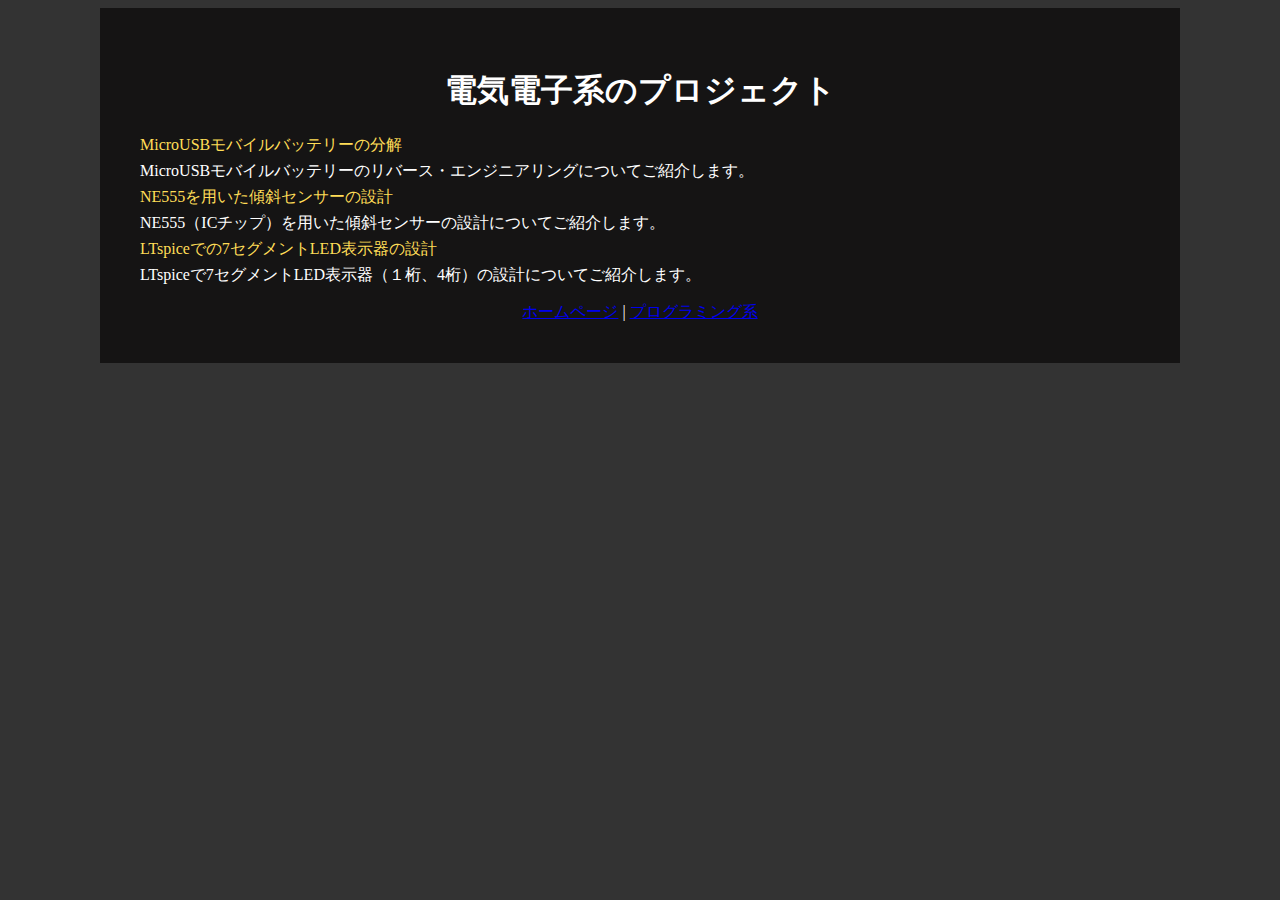
<file: denki.html>
<!DOCTYPE html>
<html lang="ja">
<head>
    <meta charset="UTF-8">
    <title>電気電子系のプロジェクト</title>
    <link rel="stylesheet" href="styles.css">
</head>

<body>
    <div class="container">
        <center>
            <h1>電気電子系のプロジェクト</h1>

	    <div class="post" align="left">
                <div class="post-details">
                    <a href="charger_bunkai.html">MicroUSBモバイルバッテリーの分解</a>
                    <p>MicroUSBモバイルバッテリーのリバース・エンジニアリングについてご紹介します。</p>
                </div>
            </div>

		
	    <div class="post" align="left">
                <div class="post-details">
                    <a href="555_keisha.html">NE555を用いた傾斜センサーの設計</a>
                    <p>NE555（ICチップ）を用いた傾斜センサーの設計についてご紹介します。</p>
                </div>
            </div>

            <div class="post" align="left">
                <div class="post-details">
                    <a href="7sgm_disp.html">LTspiceでの7セグメントLED表示器の設計</a>
                    <p>LTspiceで7セグメントLED表示器（１桁、4桁）の設計についてご紹介します。</p>
                </div>
            </div>

        </center>
		
		
				</p>
				<div id="menu" align="middle">
			<a href="index.html">ホームページ</a> |
            <a href="purog.html">プログラミング系</a>
        </div>
    </div>
</body>
</html>
</file>
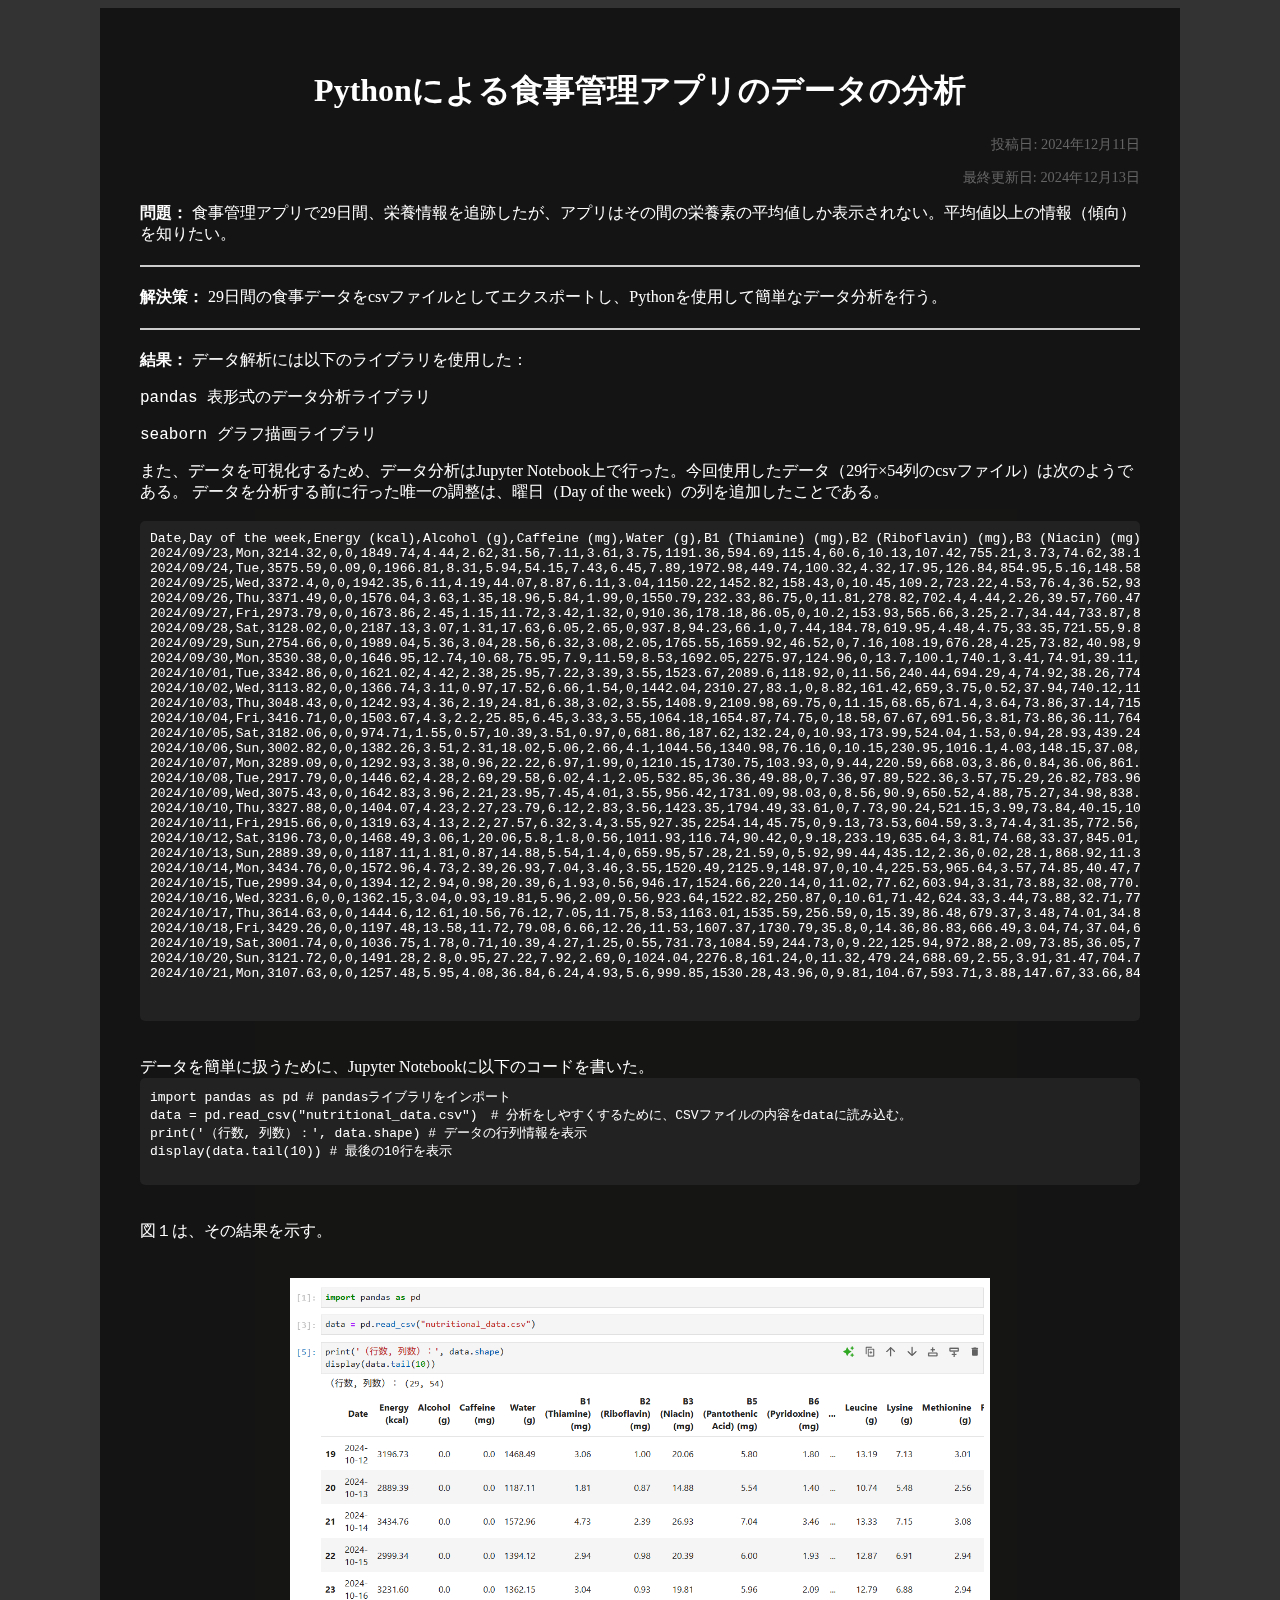
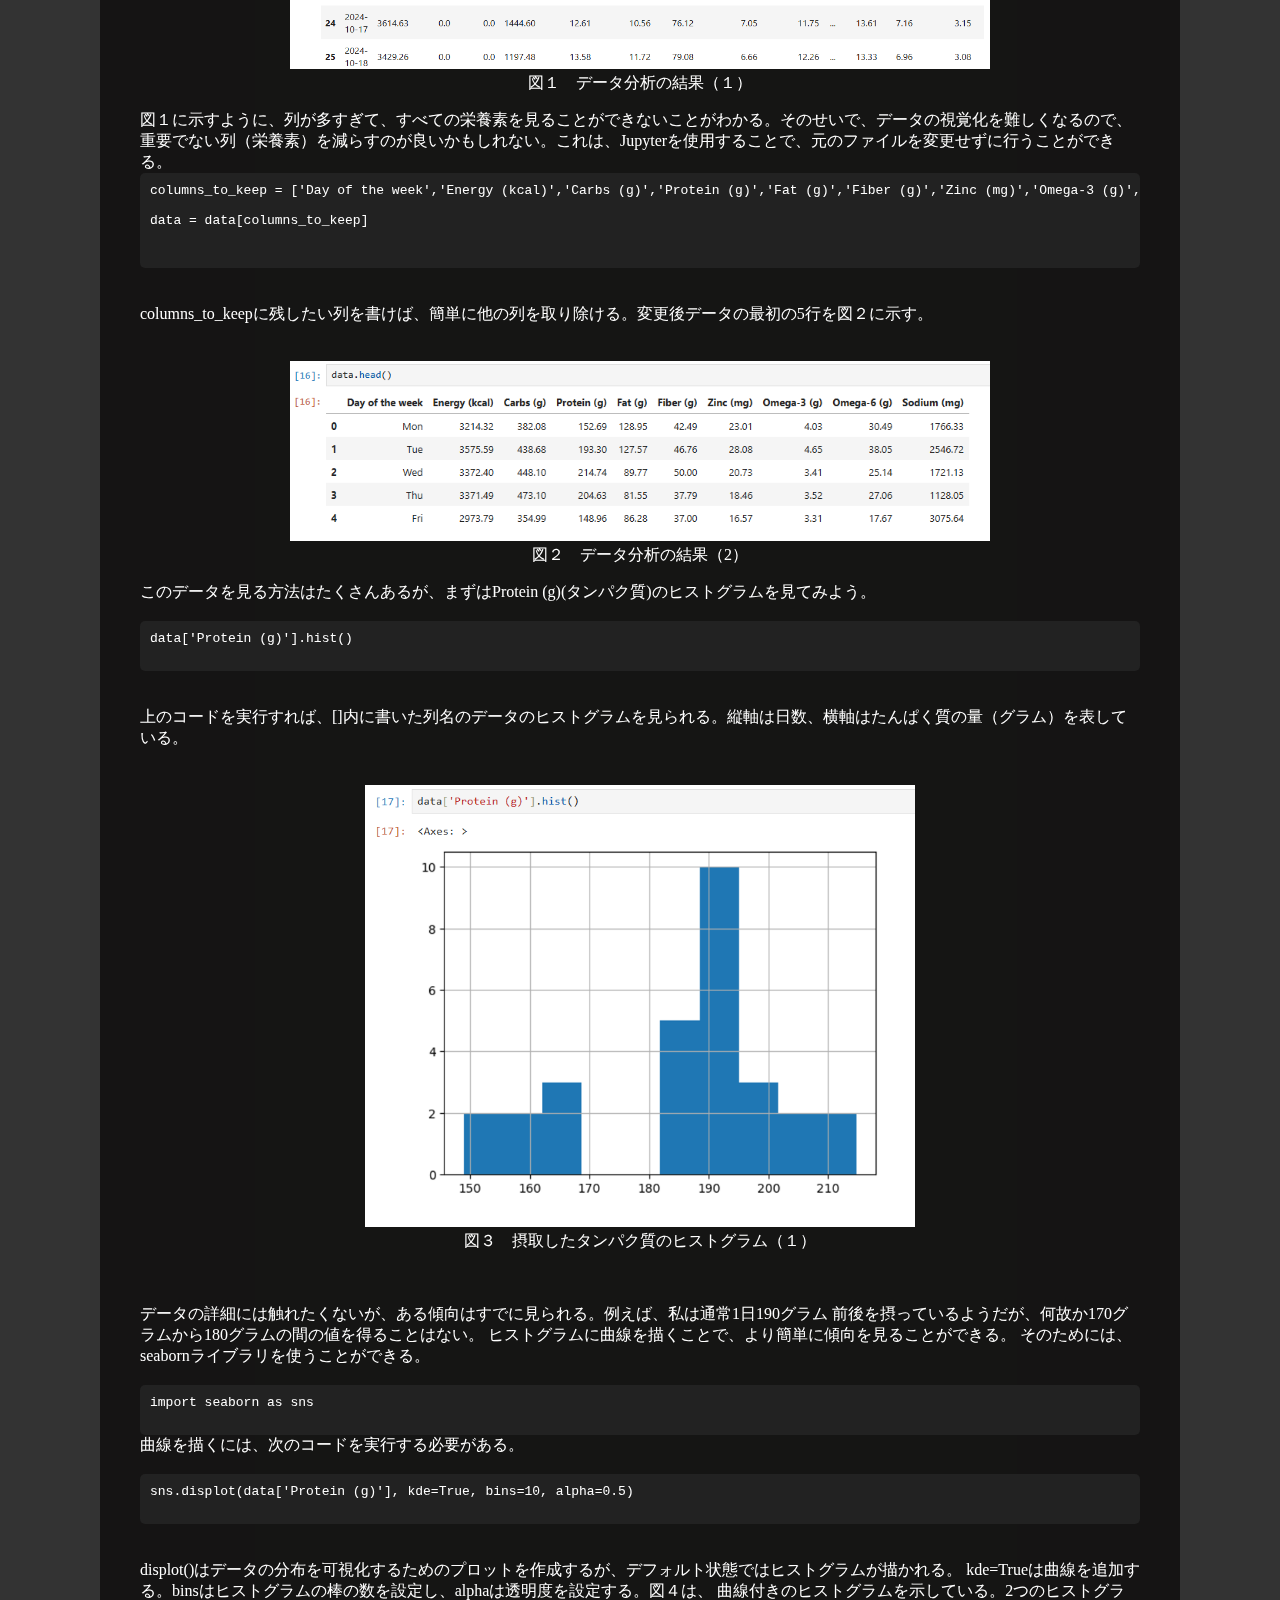
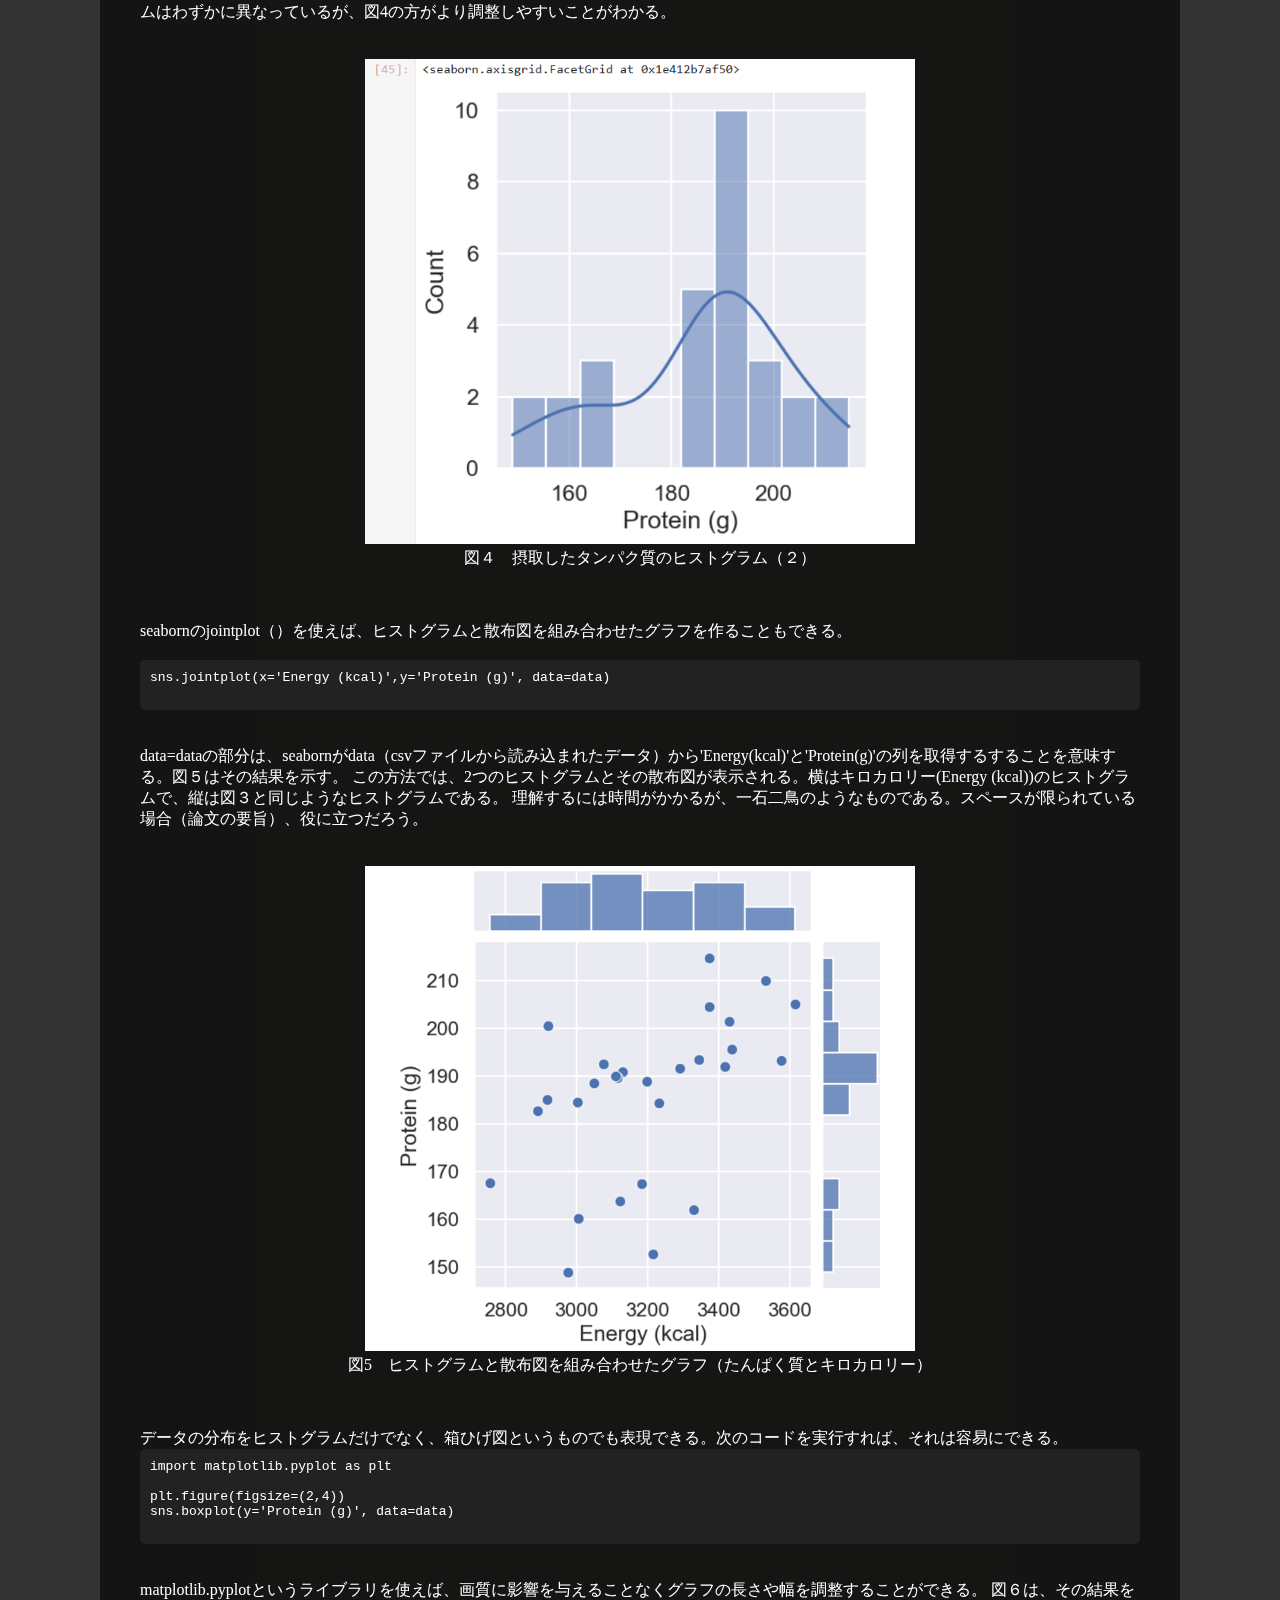
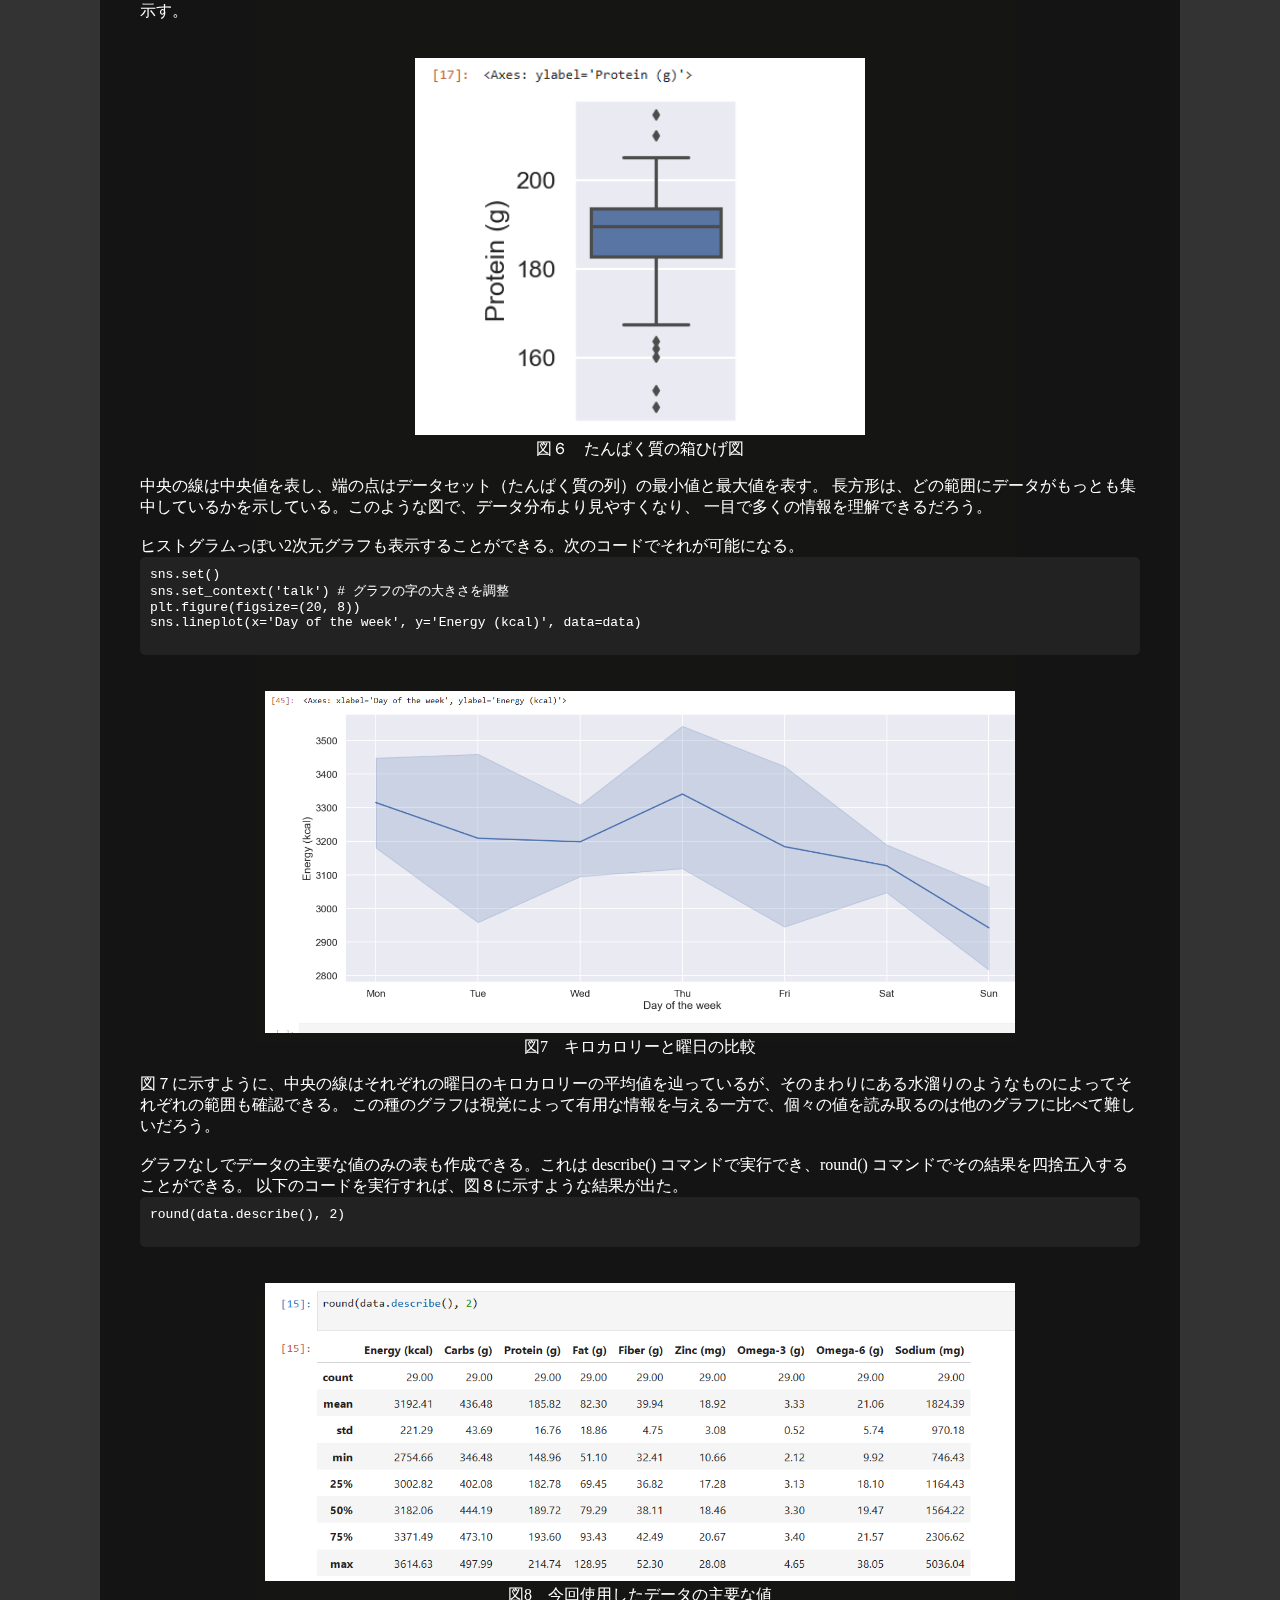
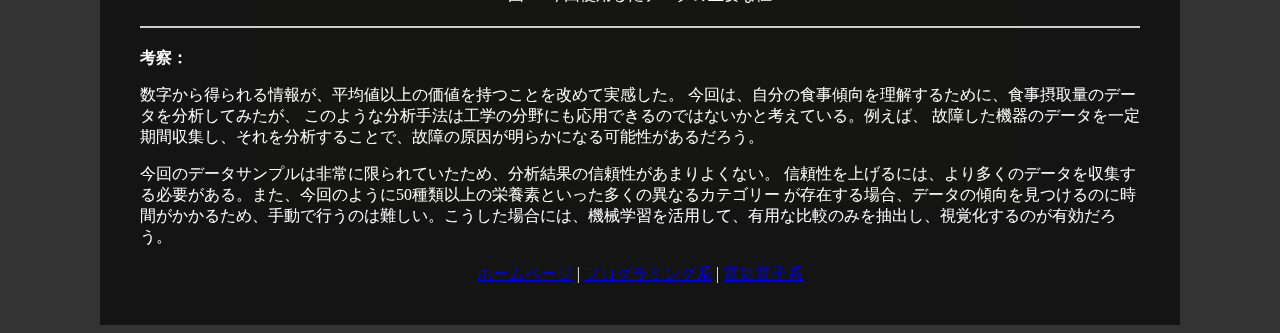
<file: food_intake_data_analysis.html>
<!DOCTYPE html>
<html lang="ja">
<head>
    <meta charset="UTF-8">
    <title>食事管理アプリのデータの分析</title>
    <link rel="stylesheet" href="styles.css">
</head>

<body>
	<body>
		<font color="white">
	<div class ="container">
		<center>
		<h1>Pythonによる食事管理アプリのデータの分析</h1>
		</center>
		<right>
 <p class="last-edited">投稿日: 2024年12月11日</p>
 <p class="last-edited">最終更新日: 2024年12月13日</p>
		</right>
		<p>
		
		<strong>問題：</strong>
		食事管理アプリで29日間、栄養情報を追跡したが、アプリはその間の栄養素の平均値しか表示されない。平均値以上の情報（傾向）を知りたい。
		</p>
		<hr class="custom-hr">
		
		<p>
		<strong>解決策：</strong>
		29日間の食事データをcsvファイルとしてエクスポートし、Pythonを使用して簡単なデータ分析を行う。
		
		
		</p>

		<hr class="custom-hr">
		<p>
		
		<strong>結果：</strong>
		
		データ解析には以下のライブラリを使用した：
		<p>
		<code style="font-family: 'Courier New', Courier, monospace;">
		pandas
		</code>
		表形式のデータ分析ライブラリ
		</p>
		<p>
		<code style="font-family: 'Courier New', Courier, monospace;">
		seaborn
		</code>
		グラフ描画ライブラリ
		</p>

また、データを可視化するため、データ分析はJupyter Notebook上で行った。今回使用したデータ（29行×54列のcsvファイル）は次のようである。
データを分析する前に行った唯一の調整は、曜日（Day of the week）の列を追加したことである。


		<br><br>
		<div class="code-container">
		<code><pre>
Date,Day of the week,Energy (kcal),Alcohol (g),Caffeine (mg),Water (g),B1 (Thiamine) (mg),B2 (Riboflavin) (mg),B3 (Niacin) (mg),B5 (Pantothenic Acid) (mg),B6 (Pyridoxine) (mg),B12 (Cobalamin) (µg),Folate (µg),Vitamin A (µg),Vitamin C (mg),Vitamin D (IU),Vitamin E (mg),Vitamin K (µg),Calcium (mg),Copper (mg),Iodine (µg),Iron (mg),Magnesium (mg),Manganese (mg),Phosphorus (mg),Potassium (mg),Selenium (µg),Sodium (mg),Zinc (mg),Carbs (g),Fiber (g),Starch (g),Sugars (g),Net Carbs (g),Fat (g),Cholesterol (mg),Monounsaturated (g),Polyunsaturated (g),Saturated (g),Trans-Fats (g),Omega-3 (g),Omega-6 (g),Cystine (g),Histidine (g),Isoleucine (g),Leucine (g),Lysine (g),Methionine (g),Phenylalanine (g),Protein (g),Threonine (g),Tryptophan (g),Tyrosine (g),Valine (g),Completed
2024/09/23,Mon,3214.32,0,0,1849.74,4.44,2.62,31.56,7.11,3.61,3.75,1191.36,594.69,115.4,60.6,10.13,107.42,755.21,3.73,74.62,38.1,997.12,11.95,2096.02,5353.35,161.21,1766.33,23.01,382.08,42.49,252.07,56.64,337.95,128.95,81.2,49.01,35.17,28.58,0.96,4.03,30.49,1.93,2.88,5.4,9.44,6.43,1.96,6.36,152.69,4.46,1.49,4.39,6.46,FALSE
2024/09/24,Tue,3575.59,0.09,0,1966.81,8.31,5.94,54.15,7.43,6.45,7.89,1972.98,449.74,100.32,4.32,17.95,126.84,854.95,5.16,148.58,45.14,1209.33,14.17,2617.45,6293.93,219.19,2546.72,28.08,438.68,46.76,283.94,94.84,389.56,127.57,18.56,49.97,42.96,20.5,0.06,4.65,38.05,2.51,3.84,7.25,12.54,8.8,2.48,8.53,193.3,5.99,1.91,6.06,8.44,FALSE
2024/09/25,Wed,3372.4,0,0,1942.35,6.11,4.19,44.07,8.87,6.11,3.04,1150.22,1452.82,158.43,0,10.45,109.2,723.22,4.53,76.4,36.52,930.63,11.12,2322.26,6656.51,179.97,1721.13,20.73,448.1,50,307.59,64.41,396.72,89.77,0,38.43,28.92,13.03,0.07,3.41,25.14,3.45,4.5,7.84,14.19,8.18,3.16,10.01,214.74,6.37,2.41,6.58,9.24,FALSE
2024/09/26,Thu,3371.49,0,0,1576.04,3.63,1.35,18.96,5.84,1.99,0,1550.79,232.33,86.75,0,11.81,278.82,702.4,4.44,2.26,39.57,760.47,11.5,2264.03,5138.5,192.89,1128.05,18.46,473.1,37.79,309.62,108.06,433.83,81.55,0,29.98,30.74,12.32,0.05,3.52,27.06,3.59,4.53,7.83,14.25,8,3.25,9.92,204.63,6.35,2.39,6.4,9.29,FALSE
2024/09/27,Fri,2973.79,0,0,1673.86,2.45,1.15,11.72,3.42,1.32,0,910.36,178.18,86.05,0,10.2,153.93,565.66,3.25,2.7,34.44,733.87,8.6,1483.28,4921.27,112.25,3075.64,16.57,354.99,37,167.65,119.75,316.37,86.28,0,22.7,21.22,19.43,0.07,3.31,17.67,1.55,2.18,4.03,6.91,5.13,1.38,4.68,148.96,3.37,1.14,3.27,4.65,FALSE
2024/09/28,Sat,3128.02,0,0,2187.13,3.07,1.31,17.63,6.05,2.65,0,937.8,94.23,66.1,0,7.44,184.78,619.95,4.48,4.75,33.35,721.55,9.85,1990.92,6406.89,162.61,834.27,15.88,497.99,38.11,284.88,153,458.11,51.1,0,14.42,21.81,7.66,0.06,3.4,18.1,3.32,4.18,7.17,12.97,7.5,2.93,9.09,191.06,5.87,2.27,6.04,8.39,FALSE
2024/09/29,Sun,2754.66,0,0,1989.04,5.36,3.04,28.56,6.32,3.08,2.05,1765.55,1659.92,46.52,0,7.16,108.19,676.28,4.25,73.82,40.98,929.24,12.79,2174.34,5323.05,190.43,844.05,22.49,382.46,32.64,289.05,50.18,347.21,64.77,0,16.67,28.82,9.25,0.05,4.28,24.19,2.31,3.4,6.7,11.43,8.34,2.27,7.68,167.63,5.49,1.76,5.43,7.7,FALSE
2024/09/30,Mon,3530.38,0,0,1646.95,12.74,10.68,75.95,7.9,11.59,8.53,1692.05,2275.97,124.96,0,13.7,100.1,740.1,3.41,74.91,39.11,723.99,11.36,2162.82,5099.27,201.64,1800.3,20.03,470.92,41.95,322.59,79.42,426.52,93.43,0,41.01,23.3,19.28,0.1,3.38,19.47,3.63,4.34,7.6,13.92,7.45,3.21,9.76,209.99,6.28,2.35,6.31,8.96,FALSE
2024/10/01,Tue,3342.86,0,0,1621.02,4.42,2.38,25.95,7.22,3.39,3.55,1523.67,2089.6,118.92,0,11.56,240.44,694.29,4,74.92,38.26,774.3,11.5,2116.18,4916.71,184.66,1253.64,18.36,490.75,43.17,330.3,97.62,444.29,73.4,0,30.35,23.08,11.04,0.06,3.31,19.42,3.46,4.18,7.36,13.43,7.44,3.08,9.35,193.6,6.09,2.26,6.05,8.75,FALSE
2024/10/02,Wed,3113.82,0,0,1366.74,3.11,0.97,17.52,6.66,1.54,0,1442.04,2310.27,83.1,0,8.82,161.42,659,3.75,0.52,37.94,740.12,11.4,2021.59,4058,184.39,861.98,17.67,465.34,36.82,327.02,85.18,426.48,59.09,0,20.68,21.08,9.02,0.04,3.05,17.75,3.39,4.08,7.22,13.19,7.17,3.05,9.2,189.72,5.9,2.23,5.92,8.58,FALSE
2024/10/03,Thu,3048.43,0,0,1242.93,4.36,2.19,24.81,6.38,3.02,3.55,1408.9,2109.98,69.75,0,11.15,68.65,671.4,3.64,73.86,37.14,715.31,11.15,1994.93,4336.43,183.18,1498.11,17.22,422.59,36.13,312.09,51.35,385.49,70.24,0,27.95,23.9,10.87,0.06,3.11,20.57,3.32,4.03,7.07,12.94,6.97,2.98,9.05,188.64,5.8,2.17,5.88,8.36,FALSE
2024/10/04,Fri,3416.71,0,0,1503.67,4.3,2.2,25.85,6.45,3.33,3.55,1064.18,1654.87,74.75,0,18.58,67.67,691.56,3.81,73.86,36.11,764.57,11.45,2094.24,4640.82,193.98,1834.74,18.15,458.51,37.73,312.77,66.25,418.74,95.56,0,34.03,35.99,16.85,0.07,3.22,32.58,3.37,4.12,7.19,13.17,7.12,3.02,9.21,192.16,5.91,2.21,6,8.52,FALSE
2024/10/05,Sat,3182.06,0,0,974.71,1.55,0.57,10.39,3.51,0.97,0,681.86,187.62,132.24,0,10.93,173.99,524.04,1.53,0.94,28.93,439.24,6.52,1104.45,2546.85,104.89,3115.7,10.66,401.65,40.04,195.62,137.28,361.21,79.29,0,28.46,12.19,18.3,0.08,2.12,9.92,2.45,2.64,4.33,8.22,3.63,2.01,5.87,167.52,3.47,1.46,3.59,5.14,FALSE
2024/10/06,Sun,3002.82,0,0,1382.26,3.51,2.31,18.02,5.06,2.66,4.1,1044.56,1340.98,76.16,0,10.15,230.95,1016.1,4.03,148.15,37.08,929.8,11.26,1867.17,4539.94,154.08,2981.54,20.91,346.48,40.91,170.53,34.43,304.79,116,0,42.13,33.7,23.31,0.06,4.2,27.47,1.79,2.74,5.26,8.71,6.52,1.69,5.75,160.32,4.28,1.49,4.01,6.04,FALSE
2024/10/07,Mon,3289.09,0,0,1292.93,3.38,0.96,22.22,6.97,1.99,0,1210.15,1730.75,103.93,0,9.44,220.59,668.03,3.86,0.84,36.06,861.64,14.09,2297.31,4203.32,195.5,988.64,19.39,482.57,37.66,358.36,74.46,443.93,69.95,0,26.5,23.48,10.81,0.05,3.09,20.14,3.39,4.16,7.29,13.43,7.21,3.12,9.33,191.78,5.98,2.26,6.06,8.71,FALSE
2024/10/08,Tue,2917.79,0,0,1446.62,4.28,2.69,29.58,6.02,4.1,2.05,532.85,36.36,49.88,0,7.36,97.89,522.36,3.57,75.29,26.82,783.96,11.59,2092.83,4899.77,167.43,1000.62,17.27,372.91,43.7,269.15,31.61,328.48,76.83,0,27.24,22.65,10.43,0.08,3.29,19.07,3.11,3.96,6.96,12.61,7.13,2.84,8.79,200.58,5.6,2.15,5.87,8.1,FALSE
2024/10/09,Wed,3075.43,0,0,1642.83,3.96,2.21,23.95,7.45,4.01,3.55,956.42,1731.09,98.03,0,8.56,90.9,650.52,4.88,75.27,34.98,838.18,10.29,2158.41,5795.97,164.86,1427.42,18.59,402.08,40.91,289.57,43.74,360.34,83.64,0,36.89,25.3,13.27,0.07,3.34,21.57,3.33,4.13,7.3,13.19,7.52,2.98,9.21,192.59,5.96,2.28,6.06,8.63,FALSE
2024/10/10,Thu,3327.88,0,0,1404.07,4.23,2.27,23.79,6.12,2.83,3.56,1423.35,1794.49,33.61,0,7.73,90.24,521.15,3.99,73.84,40.15,1037.13,11.13,1832.32,4830.04,137.89,5036.04,23.73,469.67,35.53,273.83,37.02,433.05,95.03,0,30.84,25.07,11.93,0.06,3.32,21.43,1.86,2.54,4.89,8.47,5.9,1.76,5.67,162.04,4.07,1.36,3.85,5.81,FALSE
2024/10/11,Fri,2915.66,0,0,1319.63,4.13,2.2,27.57,6.32,3.4,3.55,927.35,2254.14,45.75,0,9.13,73.53,604.59,3.3,74.4,31.35,772.56,12.93,2091.3,4395.19,179.37,1205.7,17.28,408.83,36.18,315.85,43.2,371.56,62.38,0,24.14,21.46,9.07,0.06,3.13,18,3.25,4,7.02,12.86,6.99,2.94,8.96,185.17,5.81,2.16,5.89,8.27,FALSE
2024/10/12,Sat,3196.73,0,0,1468.49,3.06,1,20.06,5.8,1.8,0.56,1011.93,116.74,90.42,0,9.18,233.19,635.64,3.81,74.68,33.37,845.01,13.55,2252.87,4290.47,187.72,1506.03,19.12,444.19,40.64,305.09,93.17,400.25,81.12,0,35.09,24.28,12.19,0.07,3.21,20.86,3.28,4.1,7.18,13.19,7.13,3.01,9.11,188.95,5.83,2.19,5.97,8.51,FALSE
2024/10/13,Sun,2889.39,0,0,1187.11,1.81,0.87,14.88,5.54,1.4,0,659.95,57.28,21.59,0,5.92,99.44,435.12,2.36,0.02,28.1,868.92,11.36,1652.45,3620.44,136.33,3315.27,20.67,400.93,52.3,293.1,49.04,348.15,69.45,0,20.26,17.38,14.67,0.07,2.77,14.54,2.84,3.45,5.51,10.74,5.48,2.56,7.46,182.78,4.53,1.84,4.71,6.53,FALSE
2024/10/14,Mon,3434.76,0,0,1572.96,4.73,2.39,26.93,7.04,3.46,3.55,1520.49,2125.9,148.97,0,10.4,225.53,965.64,3.57,74.85,40.47,759.89,13.36,2136.51,4769.65,211.79,2306.62,17.93,490.75,45.62,342.75,69.73,443.18,81.87,0,29.02,21.62,15.83,0.07,3.86,18.14,3.45,4.19,7.26,13.33,7.15,3.08,9.35,195.77,5.96,2.25,5.96,8.6,FALSE
2024/10/15,Tue,2999.34,0,0,1394.12,2.94,0.98,20.39,6,1.93,0.56,946.17,1524.66,220.14,0,11.02,77.62,603.94,3.31,73.88,32.08,770.28,13.26,2089.17,4199.21,182.45,1699.51,17.53,421.41,37,307.97,66.82,382.2,67.91,0,27.86,22.14,9.86,0.07,3.21,18.55,3.19,3.99,7.01,12.87,6.91,2.94,8.93,184.54,5.73,2.14,5.86,8.27,FALSE
2024/10/16,Wed,3231.6,0,0,1362.15,3.04,0.93,19.81,5.96,2.09,0.56,923.64,1522.82,250.87,0,10.61,71.42,624.33,3.44,73.88,32.71,774.66,13.2,2141.67,4303.81,182.59,1564.22,17.58,479.4,36.22,314.1,100.58,441.13,67.45,0,27.8,21.91,9.78,0.07,3.18,18.45,3.2,3.97,6.96,12.79,6.88,2.94,8.88,184.45,5.69,2.14,5.82,8.22,FALSE
2024/10/17,Thu,3614.63,0,0,1444.6,12.61,10.56,76.12,7.05,11.75,8.53,1163.01,1535.59,256.59,0,15.39,86.48,679.37,3.48,74.01,34.86,804.41,13.2,2353.79,4782.82,203,1605.14,20.75,479.82,39.82,294.24,110.07,437.85,101.78,0,47.82,24.77,18.95,0.11,3.37,21.04,3.46,4.24,7.38,13.61,7.16,3.15,9.49,205.19,6.02,2.29,6.18,8.7,FALSE
2024/10/18,Fri,3429.26,0,0,1197.48,13.58,11.72,79.08,6.66,12.26,11.53,1607.37,1730.79,35.8,0,14.36,86.83,666.49,3.04,74,37.04,650.76,10.5,1966.65,4045.79,196.21,1386.98,18.69,457.16,36.42,281.01,117.65,419.69,93.58,0,43.19,23.01,17.65,0.1,3.3,19.41,3.47,4.13,7.23,13.33,6.96,3.08,9.34,201.44,5.88,2.23,6.03,8.51,FALSE
2024/10/19,Sat,3001.74,0,0,1036.75,1.78,0.71,10.39,4.27,1.25,0.55,731.73,1084.59,244.73,0,9.22,125.94,972.88,2.09,73.85,36.05,759.7,9.01,1418.07,3668.58,146.12,2691.96,17.23,407.14,32.41,205.19,74.65,374.11,74.8,0,26.01,23.16,16.44,0.07,3.24,17.88,2.75,3.36,5.65,10.22,5.25,2.34,7.11,184.68,4.48,1.87,4.47,6.48,FALSE
2024/10/20,Sun,3121.72,0,0,1491.28,2.8,0.95,27.22,7.92,2.69,0,1024.04,2276.8,161.24,0,11.32,479.24,688.69,2.55,3.91,31.47,704.7,10.52,1669.83,4374.4,140.79,746.43,15.39,480.02,45,338.58,57.52,434.02,66.64,0,31.51,16.21,9.88,0.07,2.24,13.57,2.99,3.37,5.56,10.4,4.97,2.55,7.47,163.84,4.74,1.86,4.77,6.75,FALSE
2024/10/21,Mon,3107.63,0,0,1257.48,5.95,4.08,36.84,6.24,4.93,5.6,999.85,1530.28,43.96,0,9.81,104.67,593.71,3.88,147.67,33.66,840.14,13.3,2254.35,4156.08,187.95,1164.43,19.39,427.34,37.21,297.52,80.04,388.12,77.31,0,32.71,23.61,11.6,0.06,3.13,20.24,3.27,4.08,7.15,13.14,7.13,3.01,9.11,190.13,5.83,2.2,5.93,8.48,FALSE

		</code></pre>
		</div>
		
		<br><br>
		
		
		データを簡単に扱うために、Jupyter Notebookに以下のコードを書いた。
		
		<div class="code-container">
		<code><pre>
import pandas as pd # pandasライブラリをインポート
data = pd.read_csv("nutritional_data.csv")　# 分析をしやすくするために、CSVファイルの内容をdataに読み込む。
print('（行数, 列数）：', data.shape) # データの行列情報を表示
display(data.tail(10)) # 最後の10行を表示
		</code>	</pre>	
		</div>
				<br><br>
		図１は、その結果を示す。
		
		<center>
			<figure>
				<img src="1.PNG"  width="700" style="margin-top: 20px;">
				<figcaption>図１　データ分析の結果（１）</figcaption>
			</figure>
		</center>		
		
		図１に示すように、列が多すぎて、すべての栄養素を見ることができないことがわかる。そのせいで、データの視覚化を難しくなるので、
		重要でない列（栄養素）を減らすのが良いかもしれない。これは、Jupyterを使用することで、元のファイルを変更せずに行うことができる。
		
		<div class="code-container">
		<code><pre>
columns_to_keep = ['Day of the week','Energy (kcal)','Carbs (g)','Protein (g)','Fat (g)','Fiber (g)','Zinc (mg)','Omega-3 (g)','Omega-6 (g)','Sodium (mg)']

data = data[columns_to_keep]
		</code>		
		</div></pre>	

		<br><br>
		columns_to_keepに残したい列を書けば、簡単に他の列を取り除ける。変更後データの最初の5行を図２に示す。
		
<center>
			<figure>
				<img src="18b.PNG"  width="700" style="margin-top: 20px;">
				<figcaption>図２　データ分析の結果（2）</figcaption>
			</figure>
		</center>		
		
		
		このデータを見る方法はたくさんあるが、まずはProtein (g)(タンパク質)のヒストグラムを見てみよう。
		<br><br>
				<div class="code-container">
		<code><pre>
data['Protein (g)'].hist()
		</code></pre>		
		</div>	
		
		<br><br>
		上のコードを実行すれば、[]内に書いた列名のデータのヒストグラムを見られる。縦軸は日数、横軸はたんぱく質の量（グラム）を表している。



<center>
			<figure>
				<img src="2.png"  width="550" style="margin-top: 20px;">
				<figcaption>図３　摂取したタンパク質のヒストグラム（１）</figcaption>
			</figure>
		</center>			
		
<br><br>		
データの詳細には触れたくないが、ある傾向はすでに見られる。例えば、私は通常1日190グラム
前後を摂っているようだが、何故か170グラムから180グラムの間の値を得ることはない。		
ヒストグラムに曲線を描くことで、より簡単に傾向を見ることができる。		
そのためには、seabornライブラリを使うことができる。		
		
		<br><br>
				<div class="code-container">
		<code><pre>
import seaborn as sns
		</code></pre>		
		</div>			

曲線を描くには、次のコードを実行する必要がある。		

		<br><br>
				<div class="code-container">
		<code><pre>
sns.displot(data['Protein (g)'], kde=True, bins=10, alpha=0.5) 
		</code></pre>		
		</div>			
<br><br>
displot()はデータの分布を可視化するためのプロットを作成するが、デフォルト状態ではヒストグラムが描かれる。	
kde=Trueは曲線を追加する。binsはヒストグラムの棒の数を設定し、alphaは透明度を設定する。図４は、
曲線付きのヒストグラムを示している。2つのヒストグラムはわずかに異なっているが、図4の方がより調整しやすいことがわかる。
		
<center>
			<figure>
				<img src="13.PNG"  width="550" style="margin-top: 20px;">
				<figcaption>図４　摂取したタンパク質のヒストグラム（２）</figcaption>
			</figure>
		</center>			
		
<br><br>				
		
seabornのjointplot（）を使えば、ヒストグラムと散布図を組み合わせたグラフを作ることもできる。
		<br><br>
				<div class="code-container">
		<code><pre>
sns.jointplot(x='Energy (kcal)',y='Protein (g)', data=data) 
		</code></pre>		
		</div>			
<br><br>

data=dataの部分は、seabornがdata（csvファイルから読み込まれたデータ）から'Energy(kcal)'と'Protein(g)'の列を取得するすることを意味する。図５はその結果を示す。
この方法では、2つのヒストグラムとその散布図が表示される。横はキロカロリー(Energy (kcal))のヒストグラムで、縦は図３と同じようなヒストグラムである。
理解するには時間がかかるが、一石二鳥のようなものである。スペースが限られている場合（論文の要旨）、役に立つだろう。

<center>
			<figure>
				<img src="9.PNG"  width="550" style="margin-top: 20px;">
				<figcaption>図5　ヒストグラムと散布図を組み合わせたグラフ（たんぱく質とキロカロリー）</figcaption>
			</figure>
		</center>			
		
<br><br>

データの分布をヒストグラムだけでなく、箱ひげ図というものでも表現できる。次のコードを実行すれば、それは容易にできる。

				<div class="code-container">
		<code><pre>
import matplotlib.pyplot as plt	
		
plt.figure(figsize=(2,4))
sns.boxplot(y='Protein (g)', data=data) 
		</code></pre>		
		</div>			
<br><br>

matplotlib.pyplotというライブラリを使えば、画質に影響を与えることなくグラフの長さや幅を調整することができる。
図６は、その結果を示す。
		
<center>
			<figure>
				<img src="14b.PNG"  width="450" style="margin-top: 20px;">
				<figcaption>図６　たんぱく質の箱ひげ図</figcaption>
			</figure>
		</center>			
		
	
		
中央の線は中央値を表し、端の点はデータセット（たんぱく質の列）の最小値と最大値を表す。		
長方形は、どの範囲にデータがもっとも集中しているかを示している。このような図で、データ分布より見やすくなり、
一目で多くの情報を理解できるだろう。		
		
<br><br>		
ヒストグラムっぽい2次元グラフも表示することができる。次のコードでそれが可能になる。	
<div class="code-container">
		<code><pre>
sns.set()
sns.set_context('talk') # グラフの字の大きさを調整
plt.figure(figsize=(20, 8))
sns.lineplot(x='Day of the week', y='Energy (kcal)', data=data)
		</code></pre>		
		</div>					
		
<center>
			<figure>
				<img src="25.PNG"  width="750" style="margin-top: 20px;">
				<figcaption>図7　キロカロリーと曜日の比較</figcaption>
			</figure>
		</center>		
		
図７に示すように、中央の線はそれぞれの曜日のキロカロリーの平均値を辿っているが、そのまわりにある水溜りのようなものによってそれぞれの範囲も確認できる。		
この種のグラフは視覚によって有用な情報を与える一方で、個々の値を読み取るのは他のグラフに比べて難しいだろう。	

<br><br>	
グラフなしでデータの主要な値のみの表も作成できる。これは describe() コマンドで実行でき、round() コマンドでその結果を四捨五入することができる。
以下のコードを実行すれば、図８に示すような結果が出た。
<div class="code-container">
		<code><pre>
round(data.describe(), 2)
		</code></pre>		
		</div>			

<center>
			<figure>
				<img src="19.PNG"  width="750" style="margin-top: 20px;">
				<figcaption>図8　今回使用したデータの主要な値</figcaption>
			</figure>
		</center>	
		
		
		
		<hr class="custom-hr">		
		<p>
		<strong>考察：</strong>
		
		<p>		
数字から得られる情報が、平均値以上の価値を持つことを改めて実感した。
今回は、自分の食事傾向を理解するために、食事摂取量のデータを分析してみたが、
このような分析手法は工学の分野にも応用できるのではないかと考えている。例えば、
故障した機器のデータを一定期間収集し、それを分析することで、故障の原因が明らかになる可能性があるだろう。
		</p>

		<p>	
今回のデータサンプルは非常に限られていたため、分析結果の信頼性があまりよくない。
信頼性を上げるには、より多くのデータを収集する必要がある。また、今回のように50種類以上の栄養素といった多くの異なるカテゴリー
が存在する場合、データの傾向を見つけるのに時間がかかるため、手動で行うのは難しい。こうした場合には、機械学習を活用して、有用な比較のみを抽出し、視覚化するのが有効だろう。
		</p>		
		

		</p>
				<div id="menu" align="middle">
			<a href="C:\Users\kbalc\Desktop\popieriai\kostolab.html">ホームページ</a> |
            <a href="C:\Users\kbalc\Desktop\popieriai\purog.html">プログラミング系</a> |
            <a href="C:\Users\kbalc\Desktop\popieriai\denki.html">電気電子系</a>
        </div>
		
		
		
</div>
	
	
	</body>
</html>
</file>
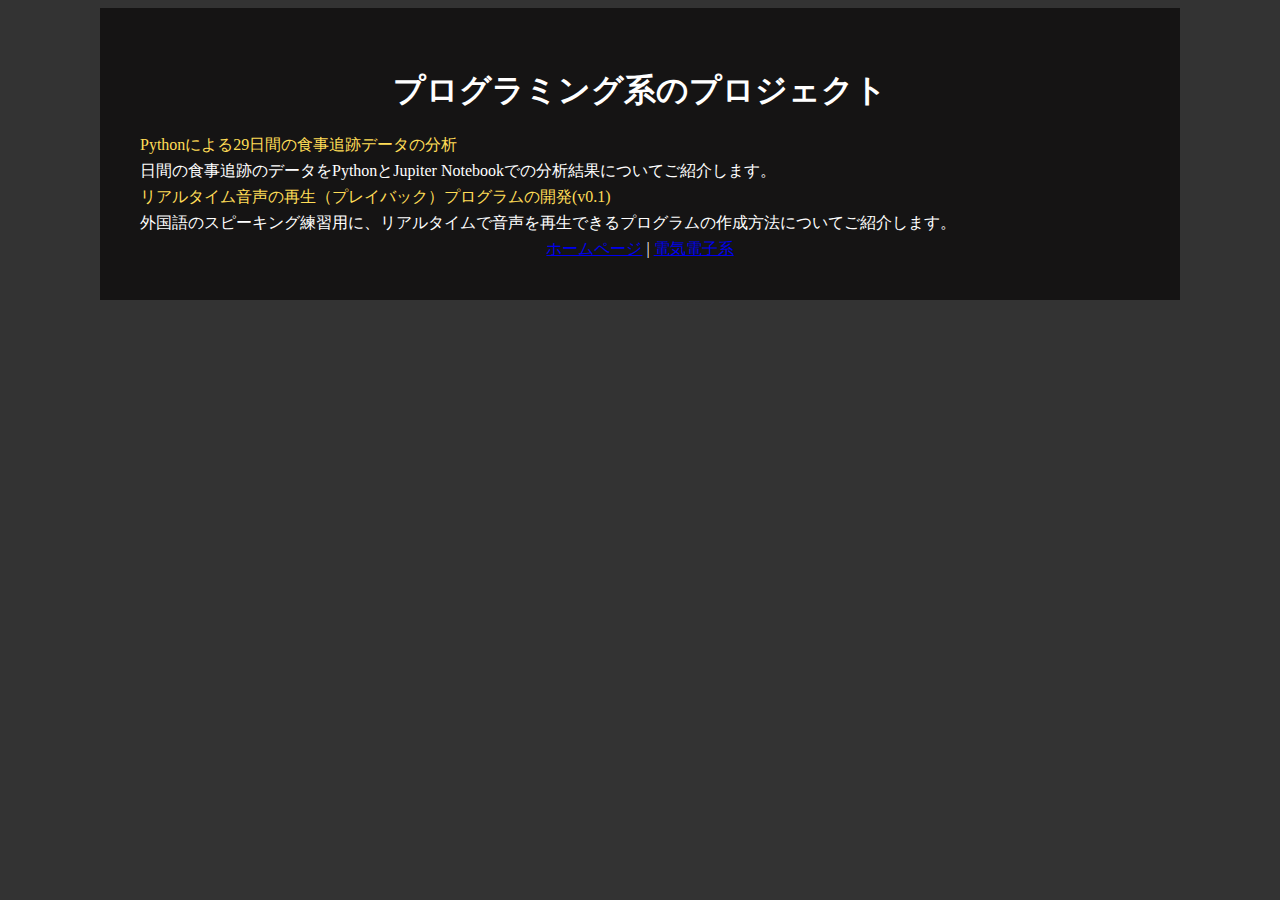
<file: purog.html>
<!DOCTYPE html>
<html lang="ja">
<head>
    <meta charset="UTF-8">
    <title>プログラミング系のプロジェクト</title>
    <link rel="stylesheet" href="styles.css">
</head>

<body>
    <div class="container">
        <center>
            <h1>プログラミング系のプロジェクト</h1>

	    <div class="post" align="left">
                <div class="post-details">
                    <a href="food_intake_data_analysis.html">Pythonによる29日間の食事追跡データの分析</a>
                    <p>日間の食事追跡のデータをPythonとJupiter Notebookでの分析結果についてご紹介します。</p>
                </div>
            </div>	

            <div class="post" align="left">
                <div class="post-details">
                    <a href="voicepl.html">リアルタイム音声の再生（プレイバック）プログラムの開発(v0.1)</a>
                    <p>外国語のスピーキング練習用に、リアルタイムで音声を再生できるプログラムの作成方法についてご紹介します。</p>
                </div>
            </div>

		
        </center>
		
		<div id="menu" align="middle">
			<a href="index.html">ホームページ</a> |
            <a href="denki.html">電気電子系</a>
        </div>
    </div>
</body>
</html>
</file>
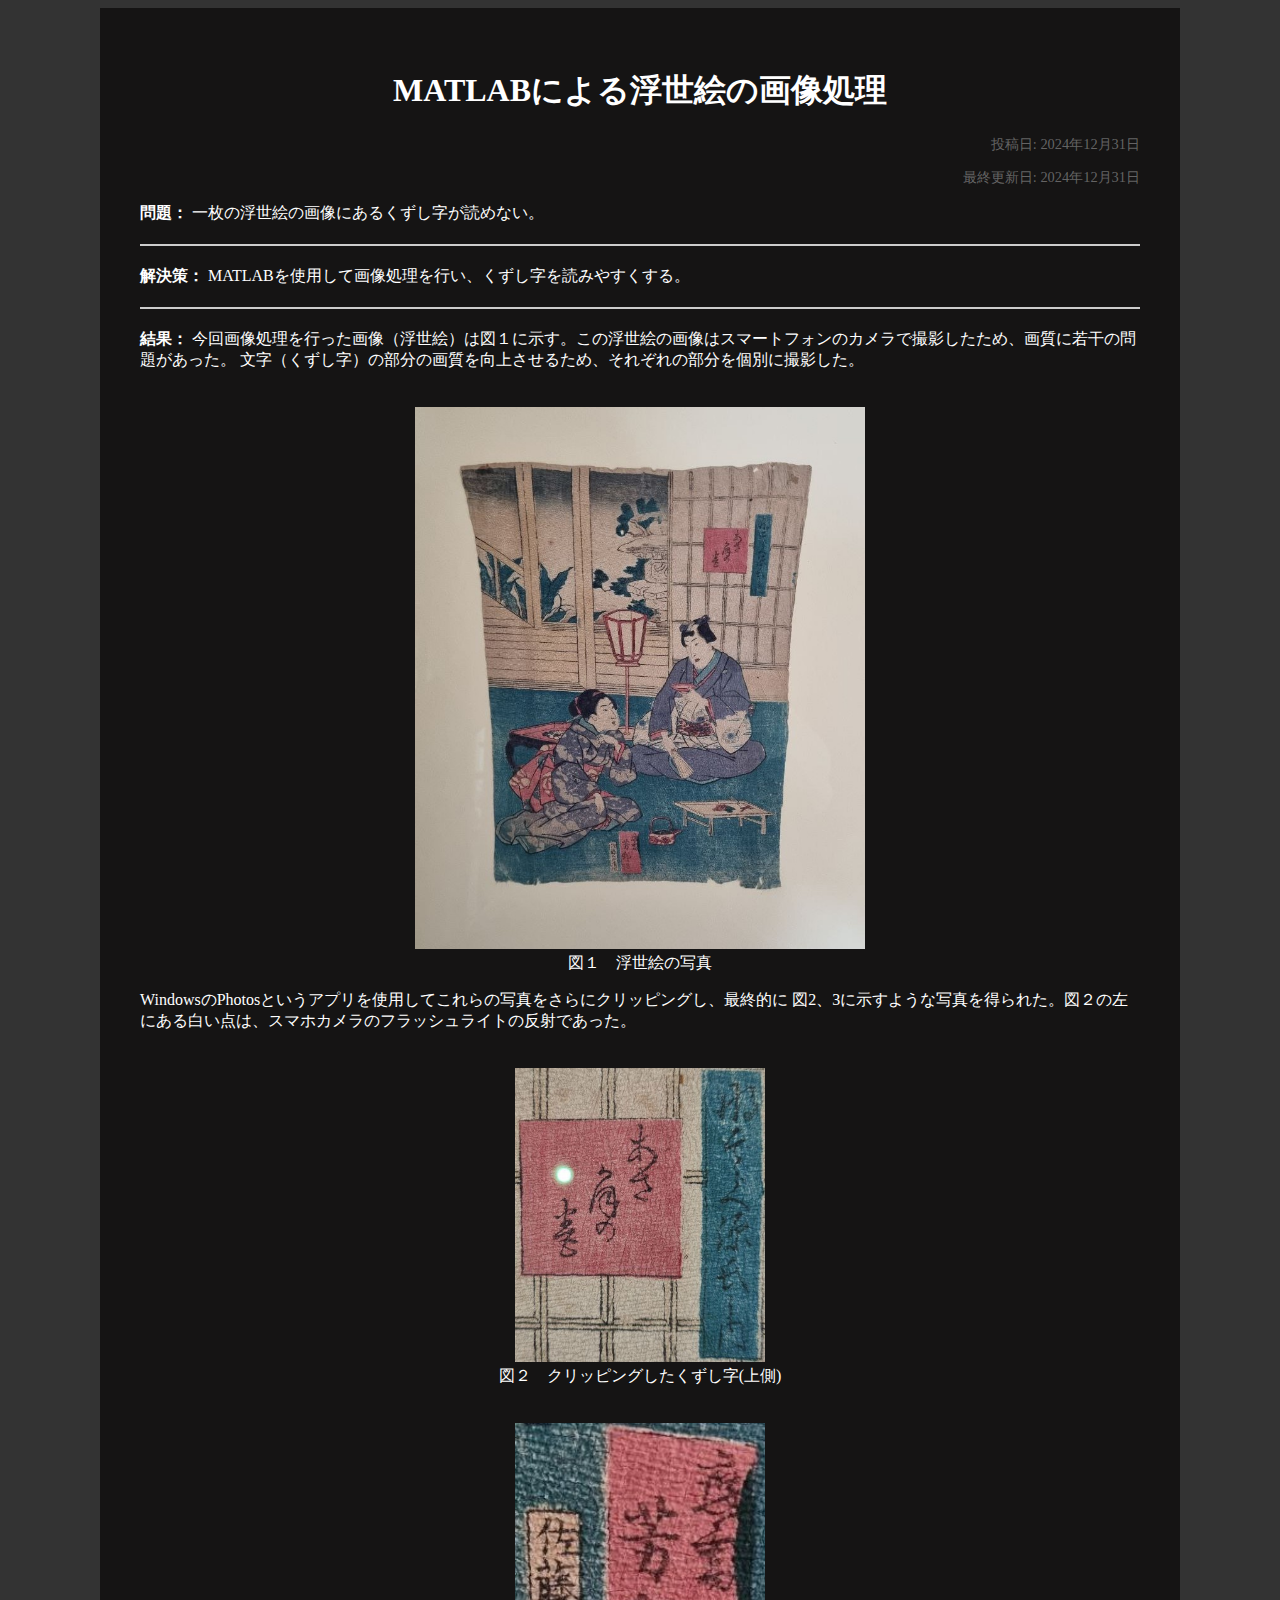
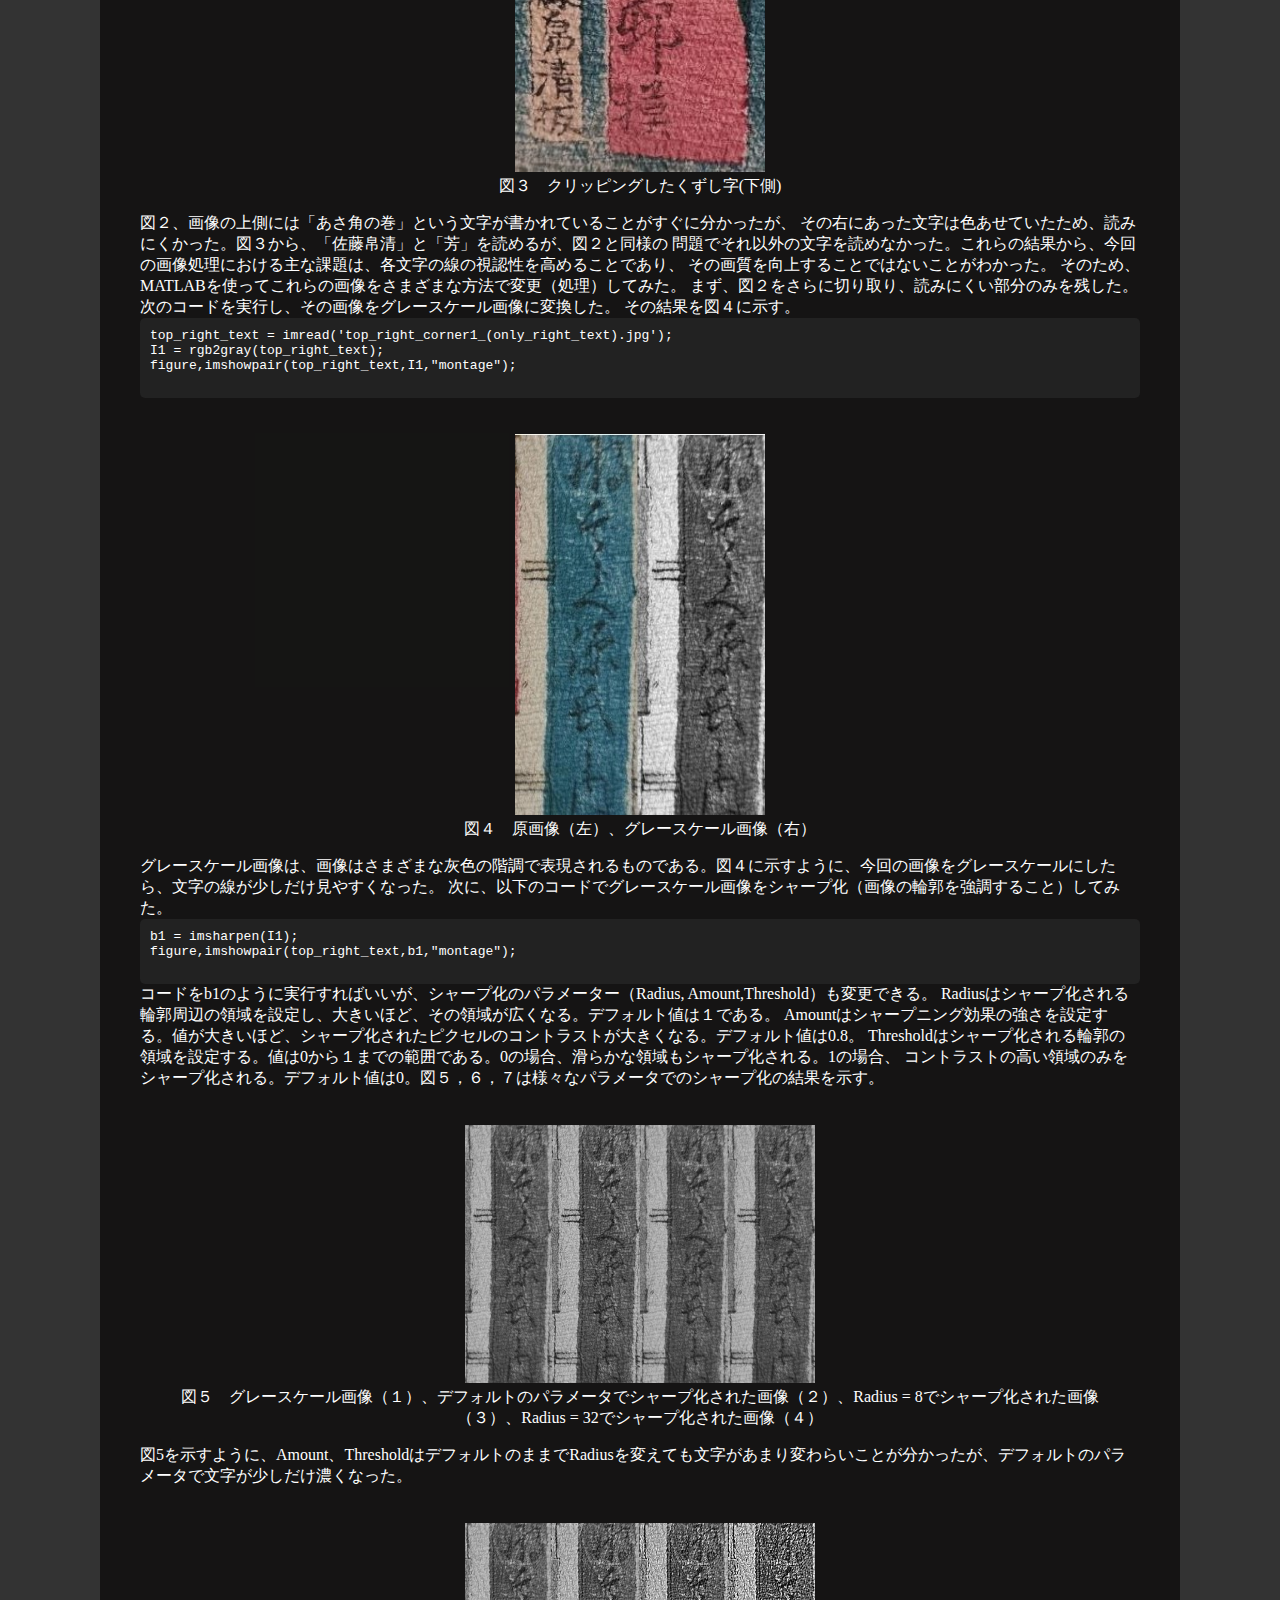
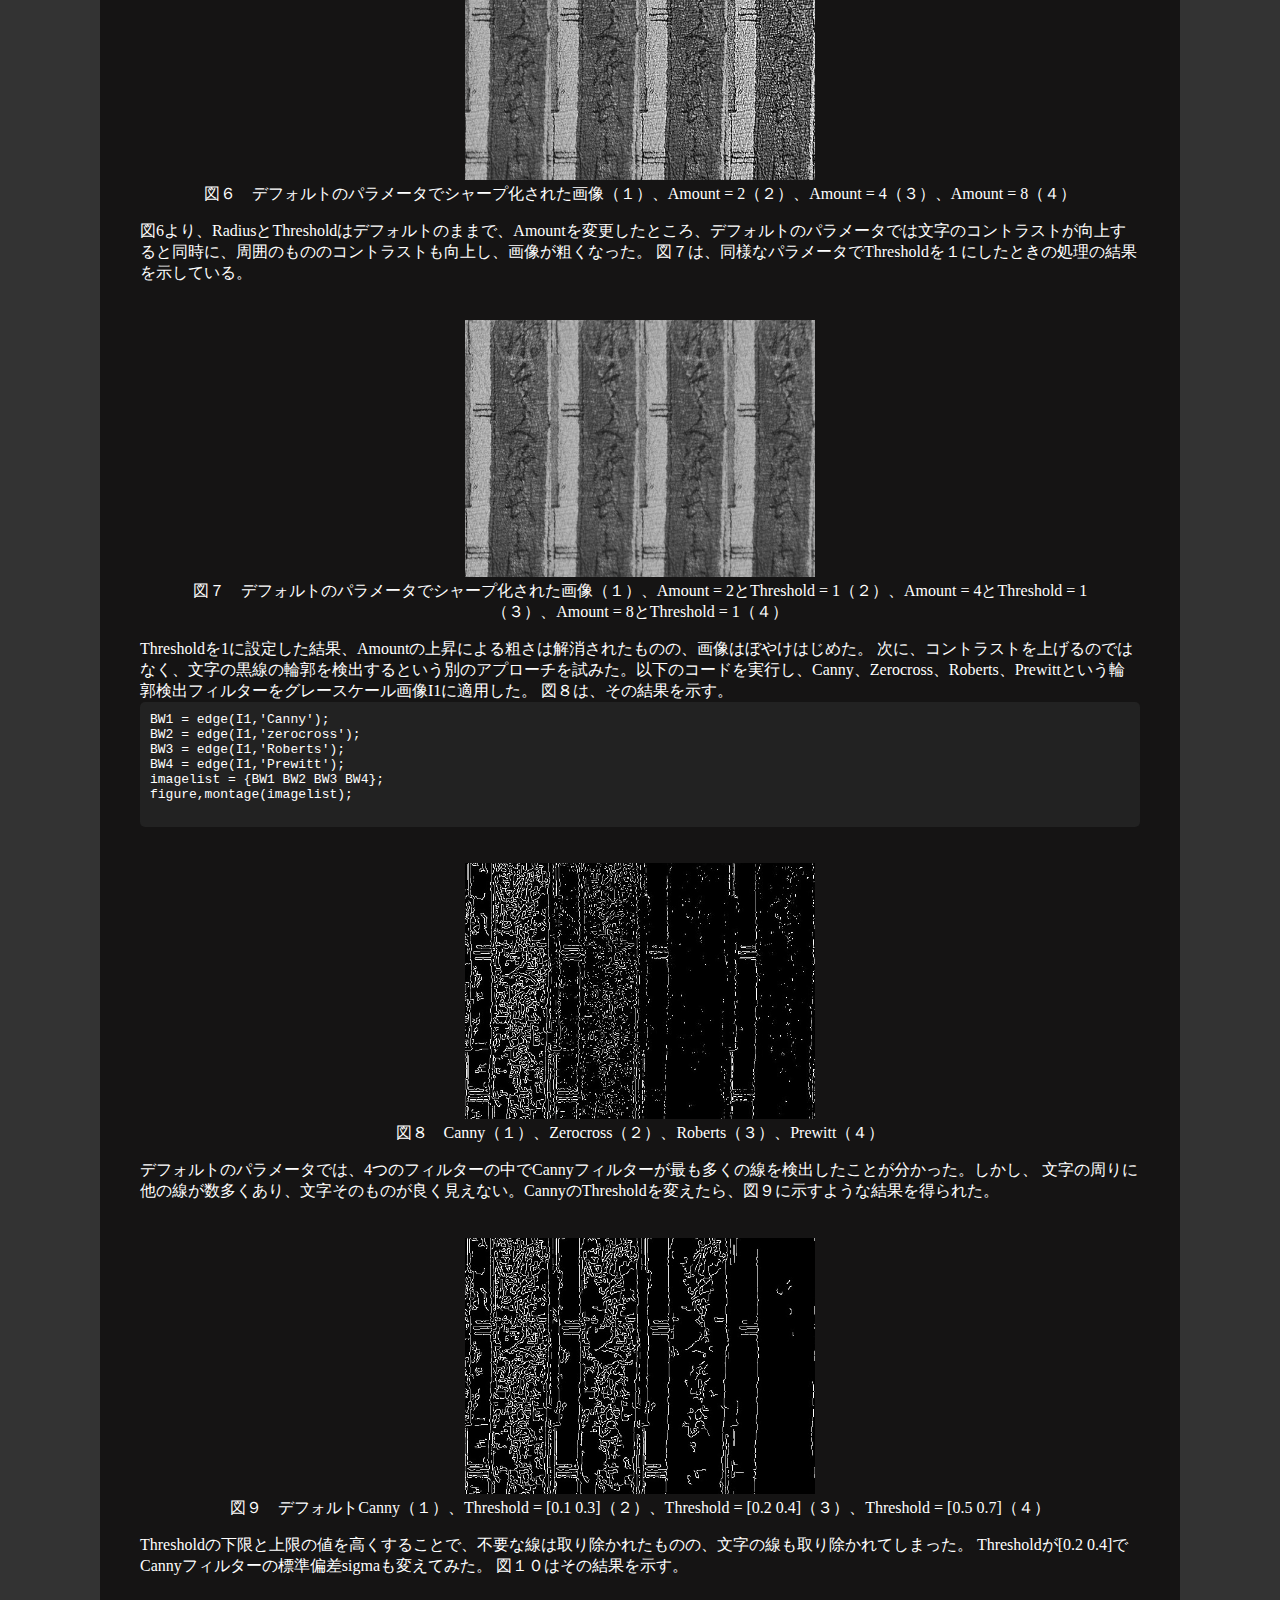
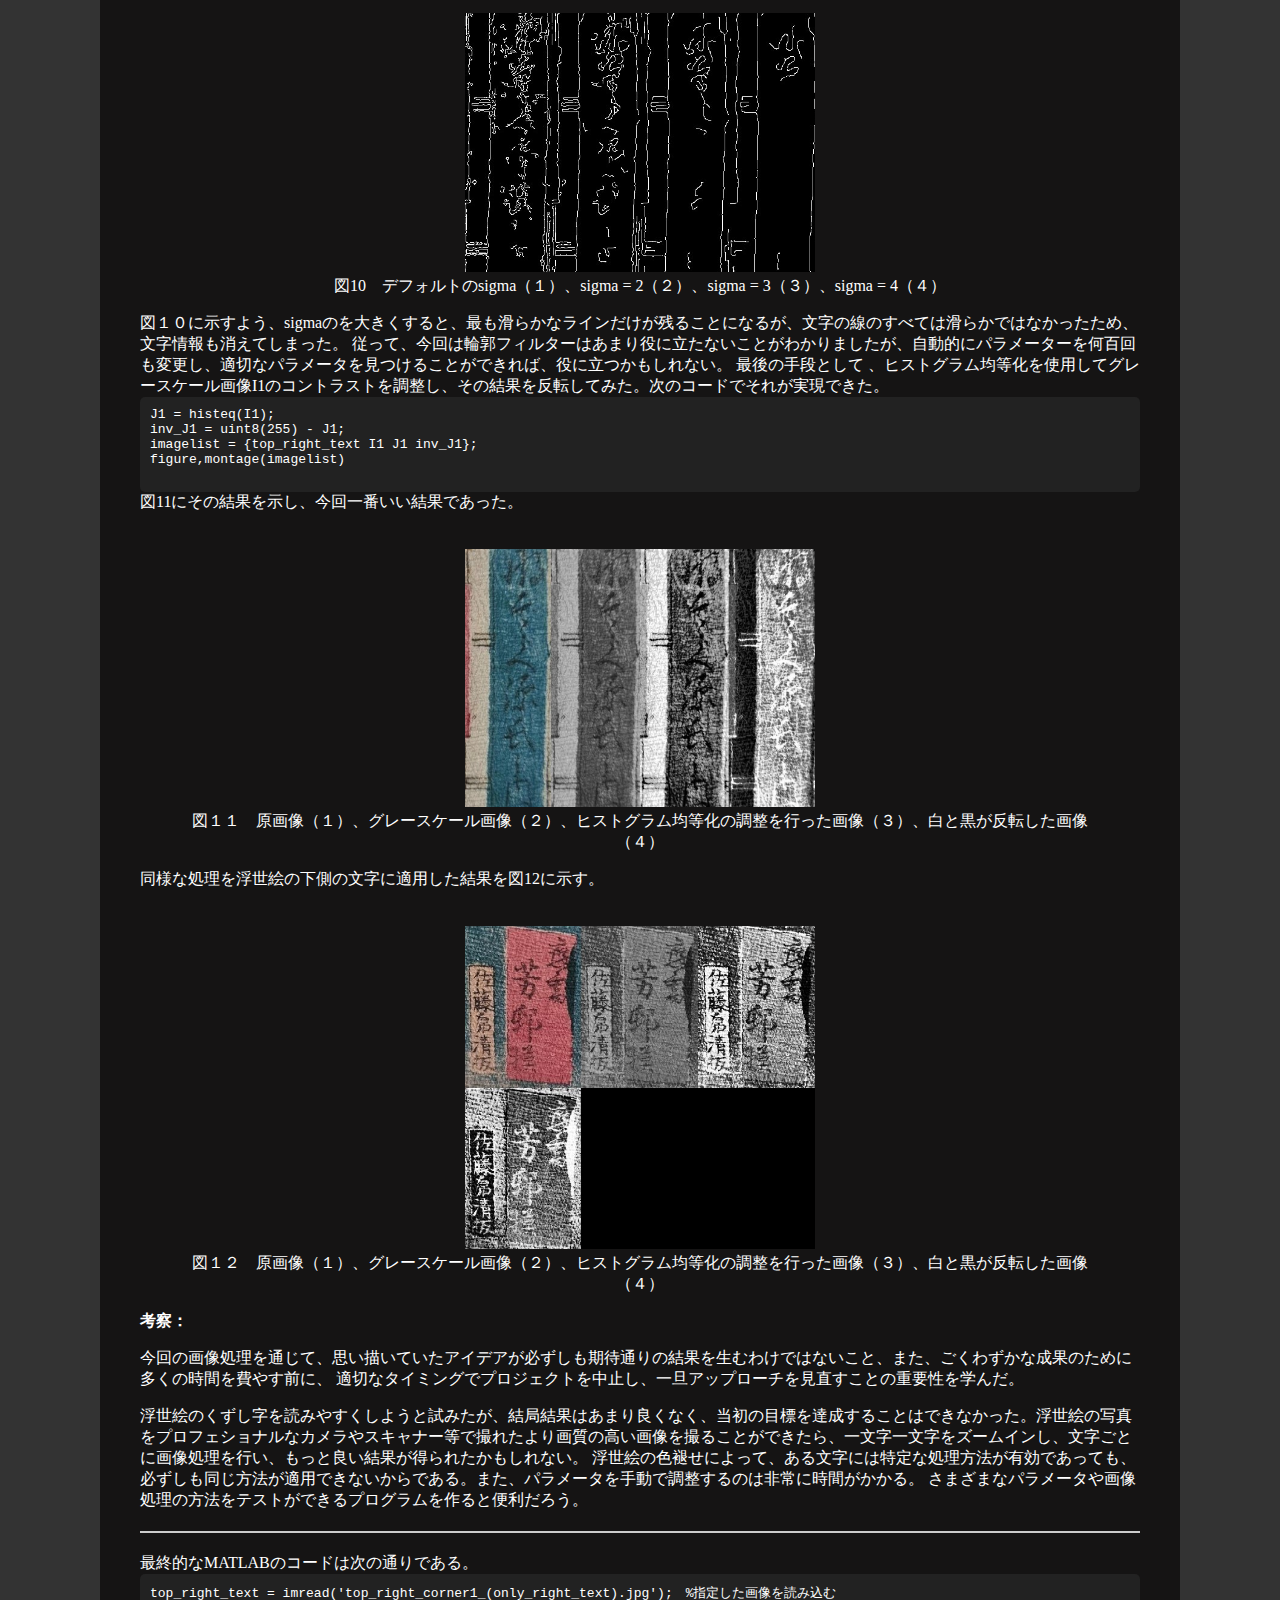
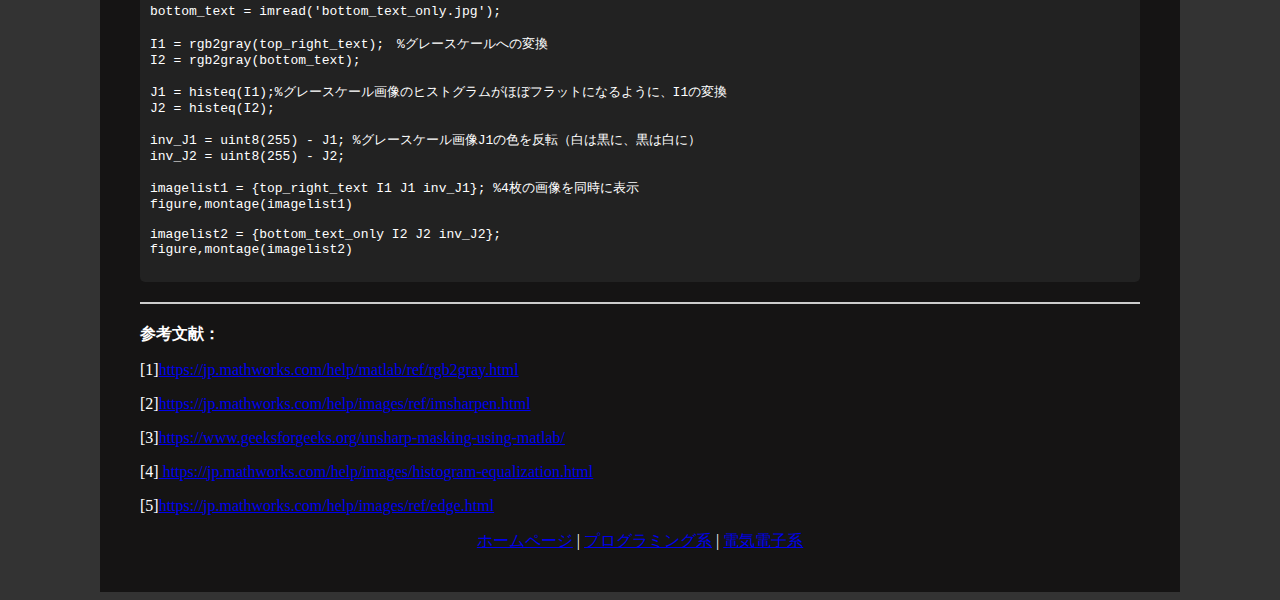
<file: ukiyoe_analysis.html>
<!DOCTYPE html>
<html lang="ja">
<head>
    <meta charset="UTF-8">
    <title>MATLABによる浮世絵の画像処理</title>
    <link rel="stylesheet" href="styles.css">
</head>

<body>
	<body>
		<font color="white">
	<div class ="container">
		<center>
		<h1>MATLABによる浮世絵の画像処理</h1>
		</center>
		<right>
 <p class="last-edited">投稿日: 2024年12月31日</p>
 <p class="last-edited">最終更新日: 2024年12月31日</p>
		</right>
		<p>
		
		<strong>問題：</strong>
		一枚の浮世絵の画像にあるくずし字が読めない。
		</p>
		<hr class="custom-hr">
		
		<p>
		<strong>解決策：</strong>
		MATLABを使用して画像処理を行い、くずし字を読みやすくする。
		
		</p>
		
				<hr class="custom-hr">
				
				<strong>結果：</strong>
				
		今回画像処理を行った画像（浮世絵）は図１に示す。この浮世絵の画像はスマートフォンのカメラで撮影したため、画質に若干の問題があった。
		文字（くずし字）の部分の画質を向上させるため、それぞれの部分を個別に撮影した。
		
		
		<center>
			<figure>
				<img src="full_image.jpg"  width="450" style="margin-top: 20px;">
				<figcaption>図１　浮世絵の写真</figcaption>
			</figure>
		</center>	
		
		WindowsのPhotosというアプリを使用してこれらの写真をさらにクリッピングし、最終的に
		図2、3に示すような写真を得られた。図２の左にある白い点は、スマホカメラのフラッシュライトの反射であった。
		
		<center>
			<figure>
				<img src="top_right_corner1_(only_text).jpg"  width="250" style="margin-top: 20px;">
				<figcaption>図２　クリッピングしたくずし字(上側)</figcaption>
			</figure>
		</center>			
		
		<center>
			<figure>
				<img src="bottom_text_only.jpg"  width="250" style="margin-top: 20px;">
				<figcaption>図３　クリッピングしたくずし字(下側)</figcaption>
			</figure>
		</center>			
		
		
		図２、画像の上側には「あさ角の巻」という文字が書かれていることがすぐに分かったが、
		その右にあった文字は色あせていたため、読みにくかった。図３から、「佐藤帛清」と「芳」を読めるが、図２と同様の
		問題でそれ以外の文字を読めなかった。これらの結果から、今回の画像処理における主な課題は、各文字の線の視認性を高めることであり、
		その画質を向上することではないことがわかった。
		そのため、MATLABを使ってこれらの画像をさまざまな方法で変更（処理）してみた。
		
		まず、図２をさらに切り取り、読みにくい部分のみを残した。次のコードを実行し、その画像をグレースケール画像に変換した。
		その結果を図４に示す。
		
				<div class="code-container">
		<code><pre>
top_right_text = imread('top_right_corner1_(only_right_text).jpg');
I1 = rgb2gray(top_right_text);
figure,imshowpair(top_right_text,I1,"montage");
		</code>	</pre>	
		</div>
		
		<center>
			<figure>
				<img src="1a.jpg"  width="250" style="margin-top: 20px;">
				<figcaption>図４　原画像（左）、グレースケール画像（右）</figcaption>
			</figure>
		</center>	
		
		
		グレースケール画像は、画像はさまざまな灰色の階調で表現されるものである。図４に示すように、今回の画像をグレースケールにしたら、文字の線が少しだけ見やすくなった。
		
		
		次に、以下のコードでグレースケール画像をシャープ化（画像の輪郭を強調すること）してみた。
		
		
						<div class="code-container">
		<code><pre>
b1 = imsharpen(I1);
figure,imshowpair(top_right_text,b1,"montage");
		</code>	</pre>	
		</div>
		
		コードをb1のように実行すればいいが、シャープ化のパラメーター（Radius, Amount,Threshold）も変更できる。
		Radiusはシャープ化される輪郭周辺の領域を設定し、大きいほど、その領域が広くなる。デフォルト値は１である。
		Amountはシャープニング効果の強さを設定する。値が大きいほど、シャープ化されたピクセルのコントラストが大きくなる。デフォルト値は0.8。
		Thresholdはシャープ化される輪郭の領域を設定する。値は0から１までの範囲である。0の場合、滑らかな領域もシャープ化される。1の場合、
		コントラストの高い領域のみをシャープ化される。デフォルト値は0。図５，６，７は様々なパラメータでのシャープ化の結果を示す。
		
		<center>
			<figure>
				<img src="1.jpg"  width="350" style="margin-top: 20px;">
				<figcaption>図５　グレースケール画像（１）、デフォルトのパラメータでシャープ化された画像（２）、Radius = 8でシャープ化された画像（３）、Radius = 32でシャープ化された画像（４）</figcaption>
			</figure>
		</center>			
		
		図5を示すように、Amount、ThresholdはデフォルトのままでRadiusを変えても文字があまり変わらいことが分かったが、デフォルトのパラメータで文字が少しだけ濃くなった。
		
		<center>
			<figure>
				<img src="2.jpg"  width="350" style="margin-top: 20px;">
				<figcaption>図６　デフォルトのパラメータでシャープ化された画像（１）、Amount = 2（２）、Amount = 4（３）、Amount = 8（４）</figcaption>
			</figure>
		</center>			
		
		図6より、RadiusとThresholdはデフォルトのままで、Amountを変更したところ、デフォルトのパラメータでは文字のコントラストが向上すると同時に、周囲のもののコントラストも向上し、画像が粗くなった。
		図７は、同様なパラメータでThresholdを１にしたときの処理の結果を示している。
		
		
		<center>
			<figure>
				<img src="3.jpg"  width="350" style="margin-top: 20px;">
				<figcaption>図７　デフォルトのパラメータでシャープ化された画像（１）、Amount = 2とThreshold = 1（２）、Amount = 4とThreshold = 1（３）、Amount = 8とThreshold = 1（４）</figcaption>
			</figure>
		</center>			
				
		Thresholdを1に設定した結果、Amountの上昇による粗さは解消されたものの、画像はぼやけはじめた。
		次に、コントラストを上げるのではなく、文字の黒線の輪郭を検出するという別のアプローチを試みた。以下のコードを実行し、Canny、Zerocross、Roberts、Prewittという輪郭検出フィルターをグレースケール画像I1に適用した。
		図８は、その結果を示す。
		
						<div class="code-container">
		<code><pre>
BW1 = edge(I1,'Canny');
BW2 = edge(I1,'zerocross');
BW3 = edge(I1,'Roberts');
BW4 = edge(I1,'Prewitt');
imagelist = {BW1 BW2 BW3 BW4};
figure,montage(imagelist);
		</code>	</pre>	
		</div>

		<center>
			<figure>
				<img src="4.jpg"  width="350" style="margin-top: 20px;">
				<figcaption>図８　Canny（１）、Zerocross（２）、Roberts（３）、Prewitt（４）</figcaption>
			</figure>
		</center>
		
		デフォルトのパラメータでは、4つのフィルターの中でCannyフィルターが最も多くの線を検出したことが分かった。しかし、
		文字の周りに他の線が数多くあり、文字そのものが良く見えない。CannyのThresholdを変えたら、図９に示すような結果を得られた。
		
		
		
				<center>
			<figure>
				<img src="5.jpg"  width="350" style="margin-top: 20px;">
				<figcaption>図９　デフォルトCanny（１）、Threshold = [0.1 0.3]（２）、Threshold = [0.2 0.4]（３）、Threshold = [0.5 0.7]（４）</figcaption>
			</figure>
		</center>	
		
		Thresholdの下限と上限の値を高くすることで、不要な線は取り除かれたものの、文字の線も取り除かれてしまった。 Thresholdが[0.2 0.4]でCannyフィルターの標準偏差sigmaも変えてみた。
		図１０はその結果を示す。
		
				<center>
			<figure>
				<img src="6.jpg"  width="350" style="margin-top: 20px;">
				<figcaption>図10　デフォルトのsigma（１）、sigma = 2（２）、sigma = 3（３）、sigma = 4（４）</figcaption>
			</figure>
		</center>			
		
		図１０に示すよう、sigmaのを大きくすると、最も滑らかなラインだけが残ることになるが、文字の線のすべては滑らかではなかったため、文字情報も消えてしまった。
		従って、今回は輪郭フィルターはあまり役に立たないことがわかりましたが、自動的にパラメーターを何百回も変更し、適切なパラメータを見つけることができれば、役に立つかもしれない。
		
		
		最後の手段として 、ヒストグラム均等化を使用してグレースケール画像I1のコントラストを調整し、その結果を反転してみた。次のコードでそれが実現できた。
		
						<div class="code-container">
		<code><pre>
J1 = histeq(I1);
inv_J1 = uint8(255) - J1;
imagelist = {top_right_text I1 J1 inv_J1};
figure,montage(imagelist)
		</code>	</pre>	
		</div>		
		
図11にその結果を示し、今回一番いい結果であった。		
		
				<center>
			<figure>
				<img src="7.jpg"  width="350" style="margin-top: 20px;">
				<figcaption>図１１　原画像（１）、グレースケール画像（２）、ヒストグラム均等化の調整を行った画像（３）、白と黒が反転した画像（４）</figcaption>
			</figure>
		</center>			


同様な処理を浮世絵の下側の文字に適用した結果を図12に示す。

				<center>
			<figure>
				<img src="8.jpg"  width="350" style="margin-top: 20px;">
				<figcaption>図１２　原画像（１）、グレースケール画像（２）、ヒストグラム均等化の調整を行った画像（３）、白と黒が反転した画像（４）</figcaption>
			</figure>
		</center>	


		
		<p>
		<strong>考察：</strong>
		
		<p>
		今回の画像処理を通じて、思い描いていたアイデアが必ずしも期待通りの結果を生むわけではないこと、また、ごくわずかな成果のために多くの時間を費やす前に、
		適切なタイミングでプロジェクトを中止し、一旦アップローチを見直すことの重要性を学んだ。
		</p>
		<p>
		浮世絵のくずし字を読みやすくしようと試みたが、結局結果はあまり良くなく、当初の目標を達成することはできなかった。浮世絵の写真をプロフェショナルなカメラやスキャナー等で撮れたより画質の高い画像を撮ることができたら、一文字一文字をズームインし、文字ごとに画像処理を行い、もっと良い結果が得られたかもしれない。
		浮世絵の色褪せによって、ある文字には特定な処理方法が有効であっても、必ずしも同じ方法が適用できないからである。また、パラメータを手動で調整するのは非常に時間がかかる。
		さまざまなパラメータや画像処理の方法をテストができるプログラムを作ると便利だろう。
		
		</p>
		
		
		</p>
		
		
		<hr class="custom-hr">
		最終的なMATLABのコードは次の通りである。
        <div class="code-container">		
		<pre>
top_right_text = imread('top_right_corner1_(only_right_text).jpg');　%指定した画像を読み込む
bottom_text = imread('bottom_text_only.jpg');　

I1 = rgb2gray(top_right_text);　%グレースケールへの変換
I2 = rgb2gray(bottom_text); 

J1 = histeq(I1);%グレースケール画像のヒストグラムがほぼフラットになるように、I1の変換
J2 = histeq(I2);

inv_J1 = uint8(255) - J1; %グレースケール画像J1の色を反転（白は黒に、黒は白に）
inv_J2 = uint8(255) - J2;

imagelist1 = {top_right_text I1 J1 inv_J1}; %4枚の画像を同時に表示
figure,montage(imagelist1)

imagelist2 = {bottom_text_only I2 J2 inv_J2};
figure,montage(imagelist2)		
				</code></pre>
	</div>
	
	
					<hr class="custom-hr">
	<strong>参考文献：</strong>
	
	
	
	
	<p>[1]<a href ="https://jp.mathworks.com/help/matlab/ref/rgb2gray.html">https://jp.mathworks.com/help/matlab/ref/rgb2gray.html</a></p>
	<p>[2]<a href ="https://jp.mathworks.com/help/images/ref/imsharpen.html">https://jp.mathworks.com/help/images/ref/imsharpen.html</a></p>
	<p>[3]<a href ="https://www.geeksforgeeks.org/unsharp-masking-using-matlab/">https://www.geeksforgeeks.org/unsharp-masking-using-matlab/</a></p>
	<p>[4]<a href ="https://jp.mathworks.com/help/images/histogram-equalization.html">	https://jp.mathworks.com/help/images/histogram-equalization.html</a></p>
	<p>[5]<a href ="https://jp.mathworks.com/help/images/ref/edge.html">https://jp.mathworks.com/help/images/ref/edge.html</a></p>
	
	
	
	
	
	
						<div id="menu" align="middle">
			<a href="C:\Users\kbalc\Desktop\popieriai\kostolab.html">ホームページ</a> |
            <a href="C:\Users\kbalc\Desktop\popieriai\purog.html">プログラミング系</a> |
            <a href="C:\Users\kbalc\Desktop\popieriai\denki.html">電気電子系</a>
        </div>
			
		
</div>
	
	
	</body>
</html>
</file>
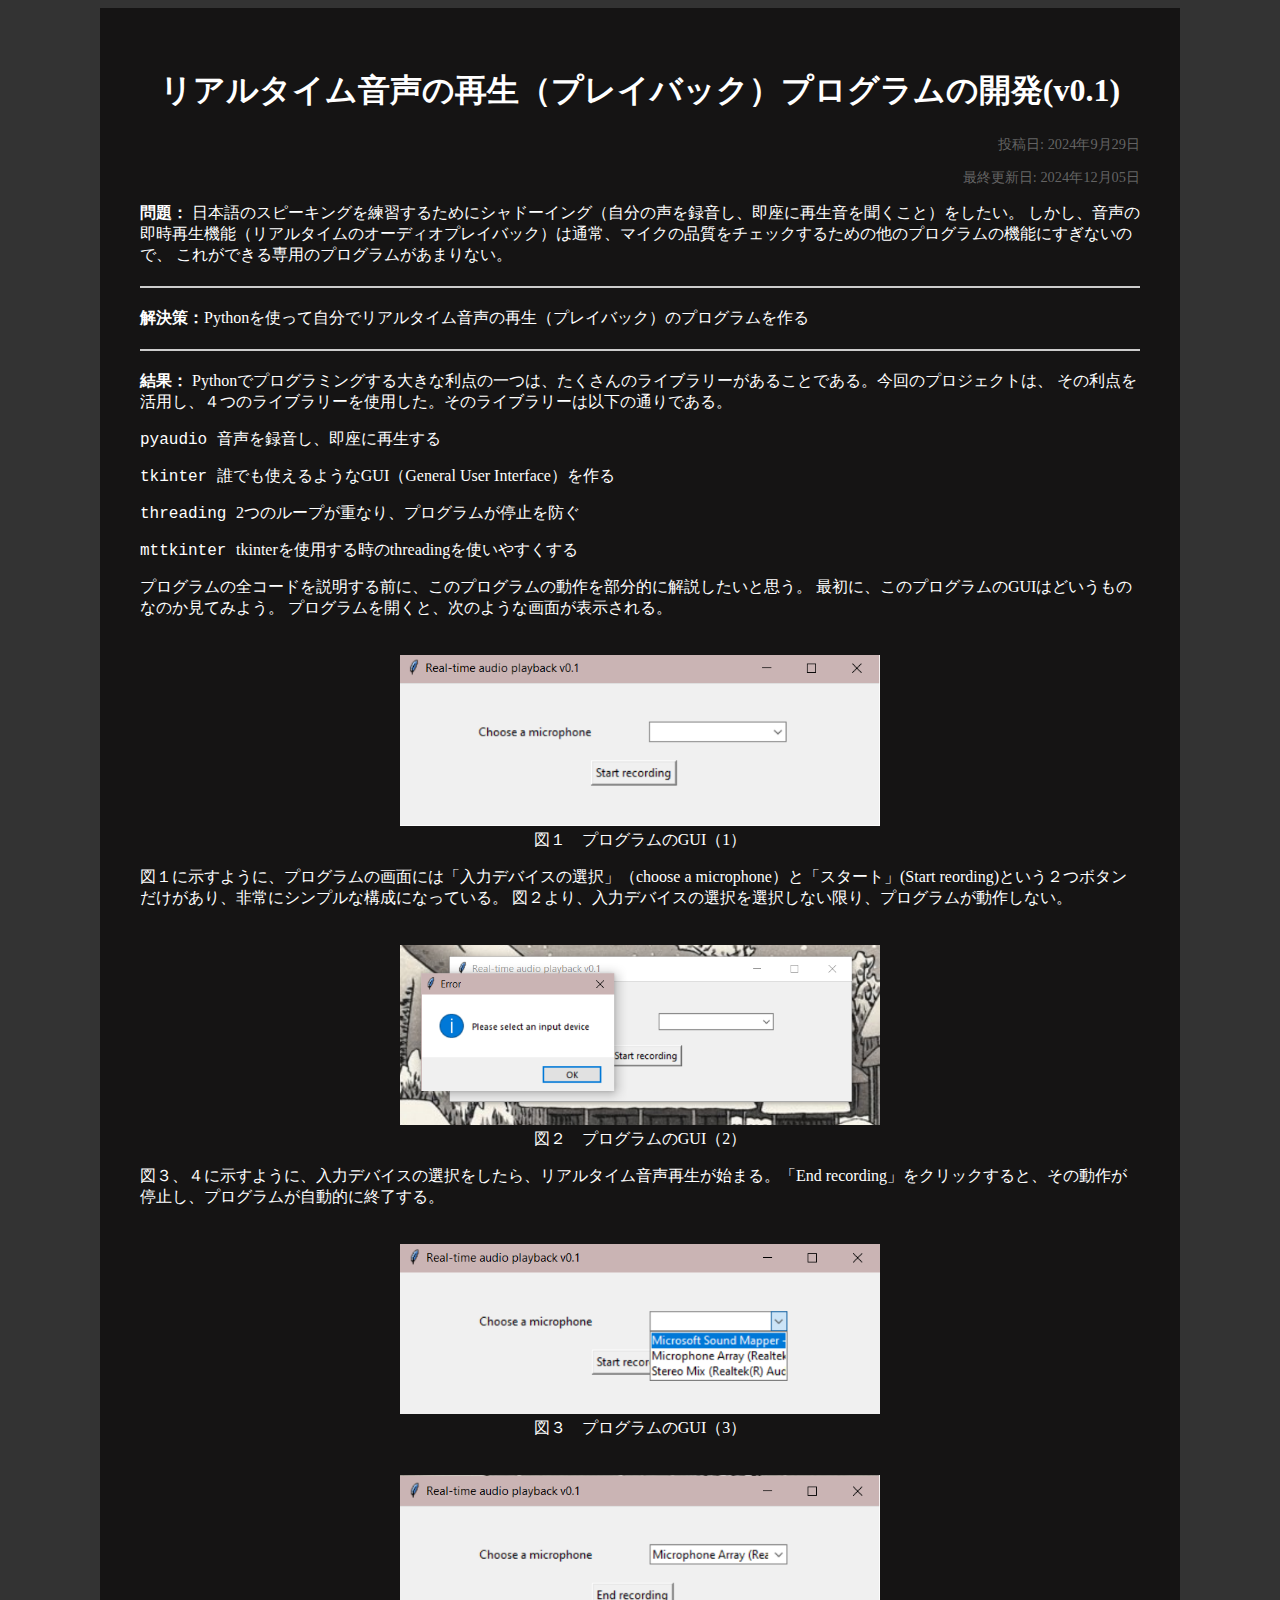
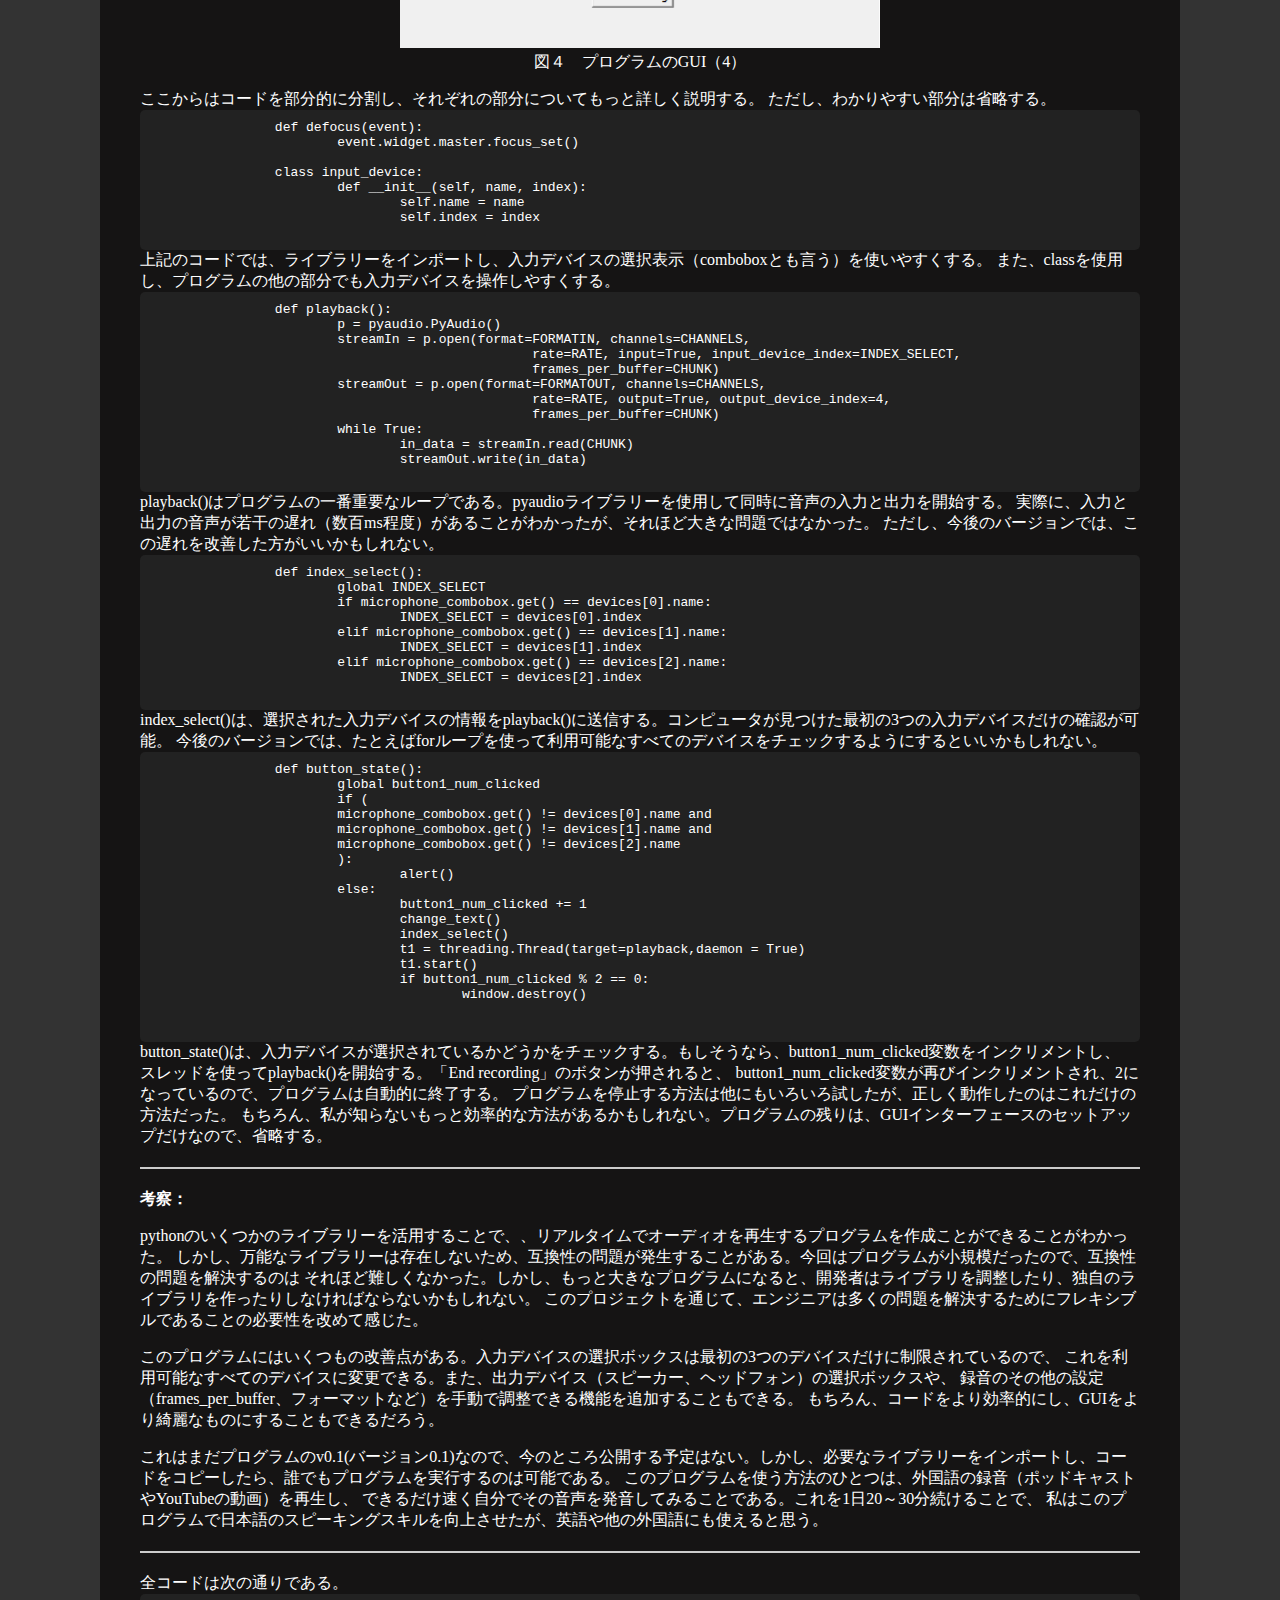
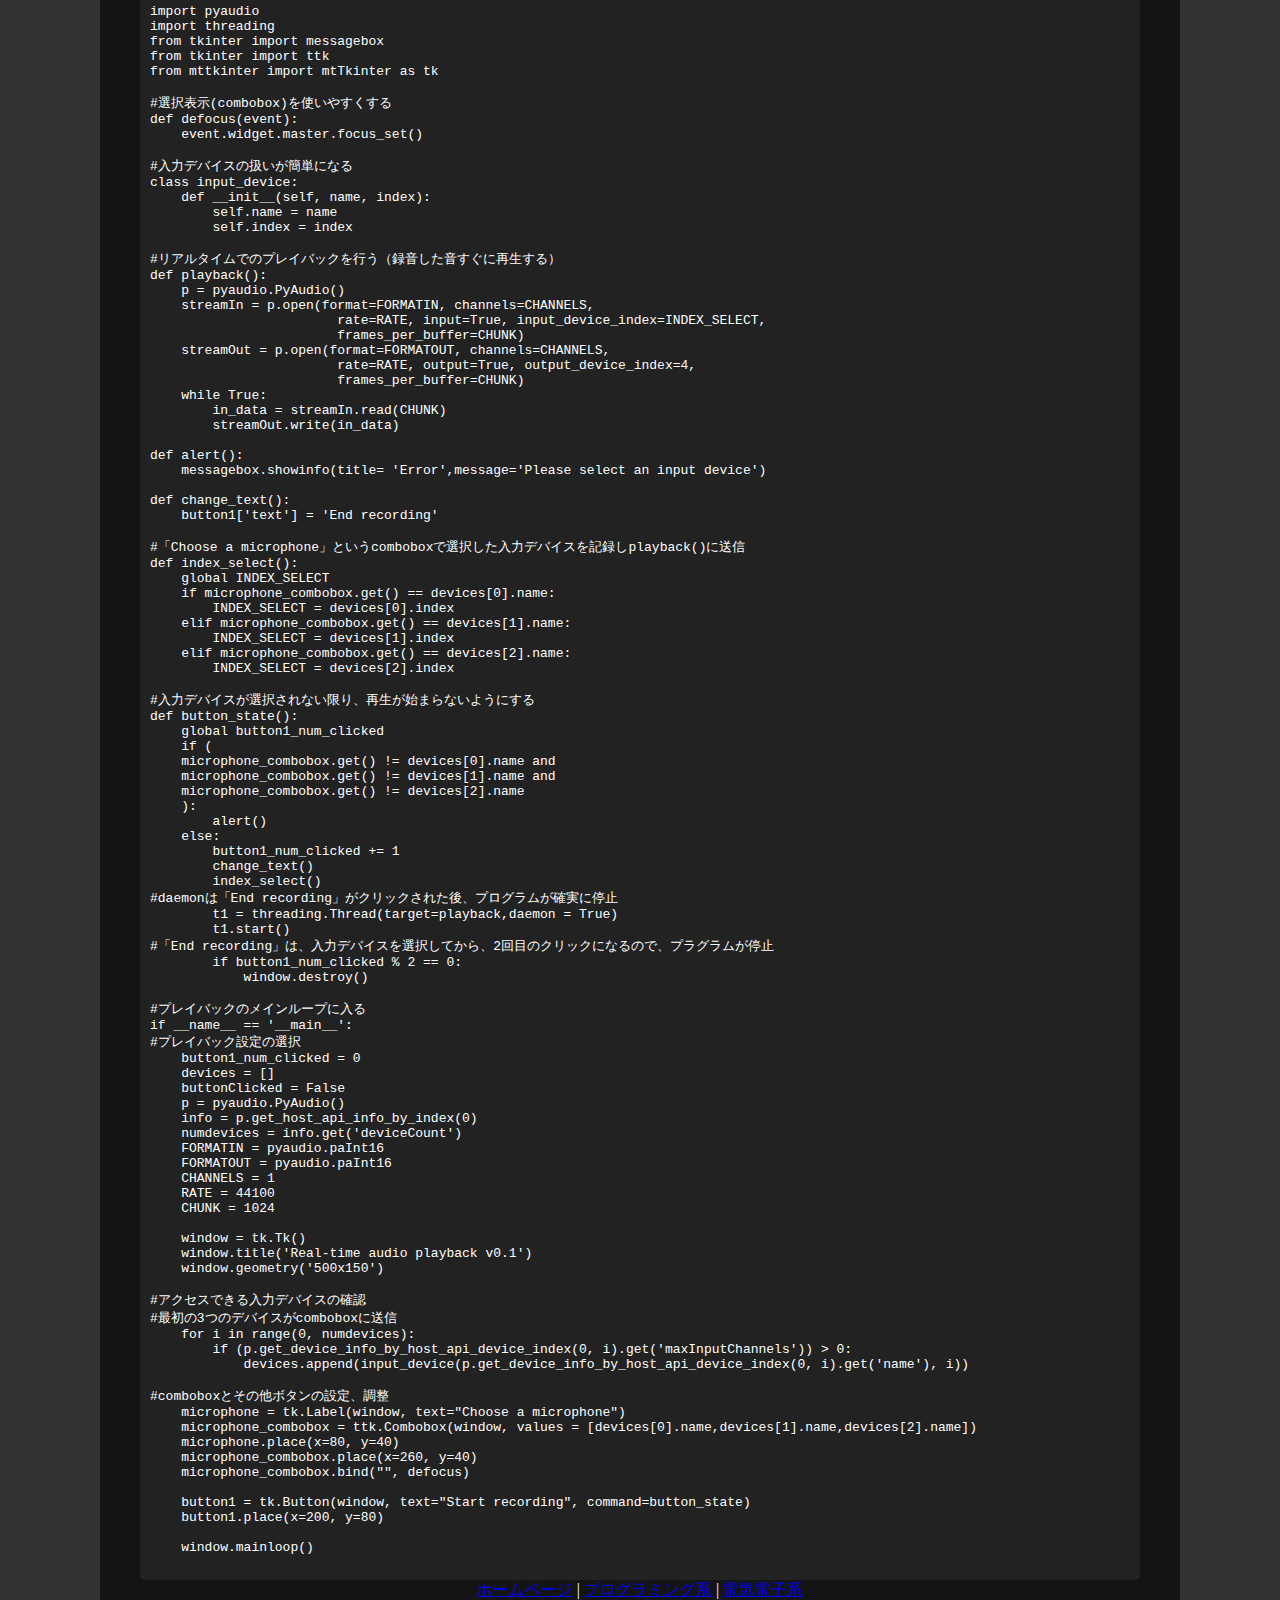
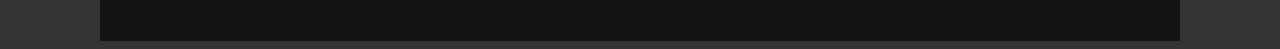
<file: voicepl.html>
<!DOCTYPE html>
<html lang="ja">
	<head>
		<meta charset="UTF-8">
		<title>voice_playback(v0.1)</title>
		<style>
		body{
		background-color: rgba(0, 0, 0, 0.8);
		}
		.container {
		    max-width: 1000px; 
            margin: 0 auto; 
            padding: 40px; 
            background-color: rgba(0.5, 0.3, 0.1, 0.6); 
		}
        .code-container {
            overflow-x: auto; 
            white-space: nowrap;
            background-color: #222; 
            padding: 10px; 
            border-radius: 5px; 
        }
        pre {
            margin: 0; 
            color: white;
        }		
  .custom-hr {
    border: none;     
    height: 2px;       
    background-color: #ccc; 
    margin: 20px 0;  
  }
  
.last-edited {
    color: rgba(136, 136, 136, 0.7); 
    font-size: 0.9em; 
    margin-top: 10px; 
    text-align: right; 
    display: block; 
}  
		</style>
	</head>
	
	<body>
		<font color="white">
	<div class ="container">
		<center>
		<h1>リアルタイム音声の再生（プレイバック）プログラムの開発(v0.1)</h1>
		</center>
 <p class="last-edited">投稿日: 2024年9月29日</p>
 <p class="last-edited">最終更新日: 2024年12月05日</p>
		<p>
		
		<strong>問題：</strong>
		
		日本語のスピーキングを練習するためにシャドーイング（自分の声を録音し、即座に再生音を聞くこと）をしたい。 
		しかし、音声の即時再生機能（リアルタイムのオーディオプレイバック）は通常、マイクの品質をチェックするための他のプログラムの機能にすぎないので、
		これができる専用のプログラムがあまりない。
		</p>
		<hr class="custom-hr">
		<p>
		<strong>解決策：</strong>Pythonを使って自分でリアルタイム音声の再生（プレイバック）のプログラムを作る
		</p>
		<hr class="custom-hr">
		<p>
		<strong>結果：</strong>
		Pythonでプログラミングする大きな利点の一つは、たくさんのライブラリーがあることである。今回のプロジェクトは、
		その利点を活用し、４つのライブラリーを使用した。そのライブラリーは以下の通りである。
		
		<p>
		<code style="font-family: 'Courier New', Courier, monospace;">
		pyaudio
		</code>
		音声を録音し、即座に再生する
		</p>
		</p>
		<p>
		<code style="font-family: 'Courier New', Courier, monospace;">
		tkinter
		</code>
		誰でも使えるようなGUI（General User Interface）を作る
		</p>
		<p>
		<code style="font-family: 'Courier New', Courier, monospace;">
		threading
		</code>
		2つのループが重なり、プログラムが停止を防ぐ
		</p>
		<p>
		<code style="font-family: 'Courier New', Courier, monospace;">
		mttkinter
		</code>
		tkinterを使用する時のthreadingを使いやすくする
		</p>
		プログラムの全コードを説明する前に、このプログラムの動作を部分的に解説したいと思う。
		最初に、このプログラムのGUIはどいうものなのか見てみよう。
		プログラムを開くと、次のような画面が表示される。
		
		<center>
			<figure>
				<img src="initial.png"  width="480" style="margin-top: 20px;">
				<figcaption>図１　プログラムのGUI（1）</figcaption>
			</figure>
		</center>
		
		図１に示すように、プログラムの画面には「入力デバイスの選択」（choose a microphone）と「スタート」(Start reording)という２つボタンだけがあり、非常にシンプルな構成になっている。
		
		図２より、入力デバイスの選択を選択しない限り、プログラムが動作しない。
		
		<center>
			<figure>
				<img src="niekasnp.png"  width="480" style="margin-top: 20px;">
				<figcaption>図２　プログラムのGUI（2）</figcaption>
			</figure>
		</center>
		
		図３、４に示すように、入力デバイスの選択をしたら、リアルタイム音声再生が始まる。「End recording」をクリックすると、その動作が停止し、プログラムが自動的に終了する。
		<center>
			<figure>
				<img src="pasirinkimai.png"  width="480" style="margin-top: 20px;">
				<figcaption>図３　プログラムのGUI（3）</figcaption>
			</figure>
		</center>
		
		<center>
			<figure>
				<img src="recording.png"  width="480" style="margin-top: 20px;">
				<figcaption>図４　プログラムのGUI（4）</figcaption>
			</figure>
		</center>
				
		
		ここからはコードを部分的に分割し、それぞれの部分についてもっと詳しく説明する。
		ただし、わかりやすい部分は省略する。
		<div class="code-container">			
		<pre>
		def defocus(event):
			event.widget.master.focus_set()

		class input_device:
			def __init__(self, name, index):
				self.name = name
				self.index = index
		</code></pre>
		</div>
		上記のコードでは、ライブラリーをインポートし、入力デバイスの選択表示（comboboxとも言う）を使いやすくする。
		また、classを使用し、プログラムの他の部分でも入力デバイスを操作しやすくする。
		<div class="code-container">		
		<pre>
		def playback():
			p = pyaudio.PyAudio()
			streamIn = p.open(format=FORMATIN, channels=CHANNELS,
						 rate=RATE, input=True, input_device_index=INDEX_SELECT,
						 frames_per_buffer=CHUNK)
			streamOut = p.open(format=FORMATOUT, channels=CHANNELS,
						 rate=RATE, output=True, output_device_index=4,
						 frames_per_buffer=CHUNK)
			while True:
				in_data = streamIn.read(CHUNK)
				streamOut.write(in_data)
		</code></pre>
		</div>
		playback()はプログラムの一番重要なループである。pyaudioライブラリーを使用して同時に音声の入力と出力を開始する。
		実際に、入力と出力の音声が若干の遅れ（数百ms程度）があることがわかったが、それほど大きな問題ではなかった。
		ただし、今後のバージョンでは、この遅れを改善した方がいいかもしれない。
		
		<div class="code-container">
		<pre>
		def index_select():
			global INDEX_SELECT
			if microphone_combobox.get() == devices[0].name:
				INDEX_SELECT = devices[0].index
			elif microphone_combobox.get() == devices[1].name:
				INDEX_SELECT = devices[1].index
			elif microphone_combobox.get() == devices[2].name:
				INDEX_SELECT = devices[2].index
		</code></pre>
		</div>
		index_select()は、選択された入力デバイスの情報をplayback()に送信する。コンピュータが見つけた最初の3つの入力デバイスだけの確認が可能。
		今後のバージョンでは、たとえばforループを使って利用可能なすべてのデバイスをチェックするようにするといいかもしれない。
        <div class="code-container">			
		<pre>
		def button_state():
			global button1_num_clicked
			if (
			microphone_combobox.get() != devices[0].name and
			microphone_combobox.get() != devices[1].name and
			microphone_combobox.get() != devices[2].name
			):
				alert()
			else:
				button1_num_clicked += 1
				change_text()
				index_select()
				t1 = threading.Thread(target=playback,daemon = True)
				t1.start()
				if button1_num_clicked % 2 == 0:
					window.destroy()
		
		</code></pre>
		</div>
		button_state()は、入力デバイスが選択されているかどうかをチェックする。もしそうなら、button1_num_clicked変数をインクリメントし、
		スレッドを使ってplayback()を開始する。「End recording」のボタンが押されると、
		button1_num_clicked変数が再びインクリメントされ、2になっているので、プログラムは自動的に終了する。
		プログラムを停止する方法は他にもいろいろ試したが、正しく動作したのはこれだけの方法だった。
		もちろん、私が知らないもっと効率的な方法があるかもしれない。プログラムの残りは、GUIインターフェースのセットアップだけなので、省略する。
		
		<hr class="custom-hr">
		<p>
		<strong>考察：</strong>
		
		<p>
		pythonのいくつかのライブラリーを活用することで、、リアルタイムでオーディオを再生するプログラムを作成ことができることがわかった。
		しかし、万能なライブラリーは存在しないため、互換性の問題が発生することがある。今回はプログラムが小規模だったので、互換性の問題を解決するのは
		それほど難しくなかった。しかし、もっと大きなプログラムになると、開発者はライブラリを調整したり、独自のライブラリを作ったりしなければならないかもしれない。
		このプロジェクトを通じて、エンジニアは多くの問題を解決するためにフレキシブルであることの必要性を改めて感じた。
		</p>
		
		<p>
		このプログラムにはいくつもの改善点がある。入力デバイスの選択ボックスは最初の3つのデバイスだけに制限されているので、
		これを利用可能なすべてのデバイスに変更できる。また、出力デバイス（スピーカー、ヘッドフォン）の選択ボックスや、
		録音のその他の設定（frames_per_buffer、フォーマットなど）を手動で調整できる機能を追加することもできる。
		もちろん、コードをより効率的にし、GUIをより綺麗なものにすることもできるだろう。
		</p>
		<p>
		これはまだプログラムのv0.1(バージョン0.1)なので、今のところ公開する予定はない。しかし、必要なライブラリーをインポートし、コードをコピーしたら、誰でもプログラムを実行するのは可能である。
		このプログラムを使う方法のひとつは、外国語の録音（ポッドキャストやYouTubeの動画）を再生し、
		できるだけ速く自分でその音声を発音してみることである。これを1日20～30分続けることで、
		私はこのプログラムで日本語のスピーキングスキルを向上させたが、英語や他の外国語にも使えると思う。
		</p>
		
		
		
		
		<hr class="custom-hr">
		全コードは次の通りである。
        <div class="code-container">		
		<pre>
import pyaudio
import threading
from tkinter import messagebox
from tkinter import ttk
from mttkinter import mtTkinter as tk

#選択表示(combobox)を使いやすくする
def defocus(event):
    event.widget.master.focus_set()

#入力デバイスの扱いが簡単になる
class input_device:
    def __init__(self, name, index):
        self.name = name
        self.index = index

#リアルタイムでのプレイバックを行う（録音した音すぐに再生する）
def playback():
    p = pyaudio.PyAudio()
    streamIn = p.open(format=FORMATIN, channels=CHANNELS,
                        rate=RATE, input=True, input_device_index=INDEX_SELECT,
                        frames_per_buffer=CHUNK)
    streamOut = p.open(format=FORMATOUT, channels=CHANNELS,
                        rate=RATE, output=True, output_device_index=4,
                        frames_per_buffer=CHUNK)
    while True:
        in_data = streamIn.read(CHUNK)
        streamOut.write(in_data)

def alert():
    messagebox.showinfo(title= 'Error',message='Please select an input device')

def change_text():
    button1['text'] = 'End recording'

#「Choose a microphone」というcomboboxで選択した入力デバイスを記録しplayback()に送信
def index_select():
    global INDEX_SELECT
    if microphone_combobox.get() == devices[0].name:
        INDEX_SELECT = devices[0].index
    elif microphone_combobox.get() == devices[1].name:
        INDEX_SELECT = devices[1].index
    elif microphone_combobox.get() == devices[2].name:
        INDEX_SELECT = devices[2].index

#入力デバイスが選択されない限り、再生が始まらないようにする
def button_state():
    global button1_num_clicked
    if (
    microphone_combobox.get() != devices[0].name and 
    microphone_combobox.get() != devices[1].name and 
    microphone_combobox.get() != devices[2].name
    ):
        alert()
    else:
        button1_num_clicked += 1
        change_text()
        index_select()
#daemonは「End recording」がクリックされた後、プログラムが確実に停止
        t1 = threading.Thread(target=playback,daemon = True) 
        t1.start()
#「End recording」は、入力デバイスを選択してから、2回目のクリックになるので、プラグラムが停止
        if button1_num_clicked % 2 == 0:
            window.destroy()

#プレイバックのメインループに入る
if __name__ == '__main__':
#プレイバック設定の選択
    button1_num_clicked = 0
    devices = []
    buttonClicked = False
    p = pyaudio.PyAudio()
    info = p.get_host_api_info_by_index(0)
    numdevices = info.get('deviceCount')
    FORMATIN = pyaudio.paInt16
    FORMATOUT = pyaudio.paInt16
    CHANNELS = 1
    RATE = 44100
    CHUNK = 1024

    window = tk.Tk()
    window.title('Real-time audio playback v0.1')
    window.geometry('500x150')

#アクセスできる入力デバイスの確認
#最初の3つのデバイスがcomboboxに送信
    for i in range(0, numdevices):
        if (p.get_device_info_by_host_api_device_index(0, i).get('maxInputChannels')) > 0:
            devices.append(input_device(p.get_device_info_by_host_api_device_index(0, i).get('name'), i))

#comboboxとその他ボタンの設定、調整
    microphone = tk.Label(window, text="Choose a microphone")
    microphone_combobox = ttk.Combobox(window, values = [devices[0].name,devices[1].name,devices[2].name])
    microphone.place(x=80, y=40)
    microphone_combobox.place(x=260, y=40)
    microphone_combobox.bind("<FocusIn>", defocus)

    button1 = tk.Button(window, text="Start recording", command=button_state)
    button1.place(x=200, y=80)

    window.mainloop()		
		</code></pre>
	</div>
	
	
			<div id="menu" align="middle">
			<a href="index.html">ホームページ</a> |
            <a href="purog.html">プログラミング系</a> |
            <a href="denki.html">電気電子系</a>
        </div>
</div>
	
	
	</body>
</html>
</file>
<file: styles.css>
body {
    background-color: rgba(0, 0, 0, 0.8);
	color: white; 
}

.container {
    max-width: 1000px; 
    margin: 0 auto; 
    padding: 40px; 
    background-color: rgba(0.5, 0.3, 0.1, 0.6); 
	color: white; 
}

.header-image {
    position: relative;
    width: 100%;
    height: 250px;
    overflow: hidden;
}

.header-image img {
    width: 100%;
    height: 100%;
    object-fit: cover;
    object-position: 50% 60%;
    transform: scale(1.35);
}

.header-title {
    position: absolute;
    top: 50%;
    left: 50%;
    transform: translate(-50%, -50%);
    color: white;
    font-size: 48px;
    font-weight: bold;
    text-shadow: 2px 2px 4px rgba(0, 0, 0, 0.8);
}

.post-details {
    flex-grow: 1;
}

.post-details h3 {
    margin: 0;
    font-size: 18px;
}

.post-details p {
    margin: 5px 0;
}

.post-details a {
    color: #ffdd57;
    text-decoration: none;
}

.post-details a:hover {
    text-decoration: underline;
}

.code-container {
    overflow-x: auto; 
    white-space: nowrap; 
    background-color: #222; 
    padding: 10px; 
    border-radius: 5px; 
}

pre {
    margin: 0; 
    color: white; 
}

.last-edited {
    color: rgba(136, 136, 136, 0.7); 
    font-size: 0.9em; 
    margin-top: 10px; 
    text-align: right; 
    display: block; 
}

.custom-hr {
    border: none;          
    height: 2px;         
    background-color: #ccc;
    margin: 20px 0;
}
</file>
